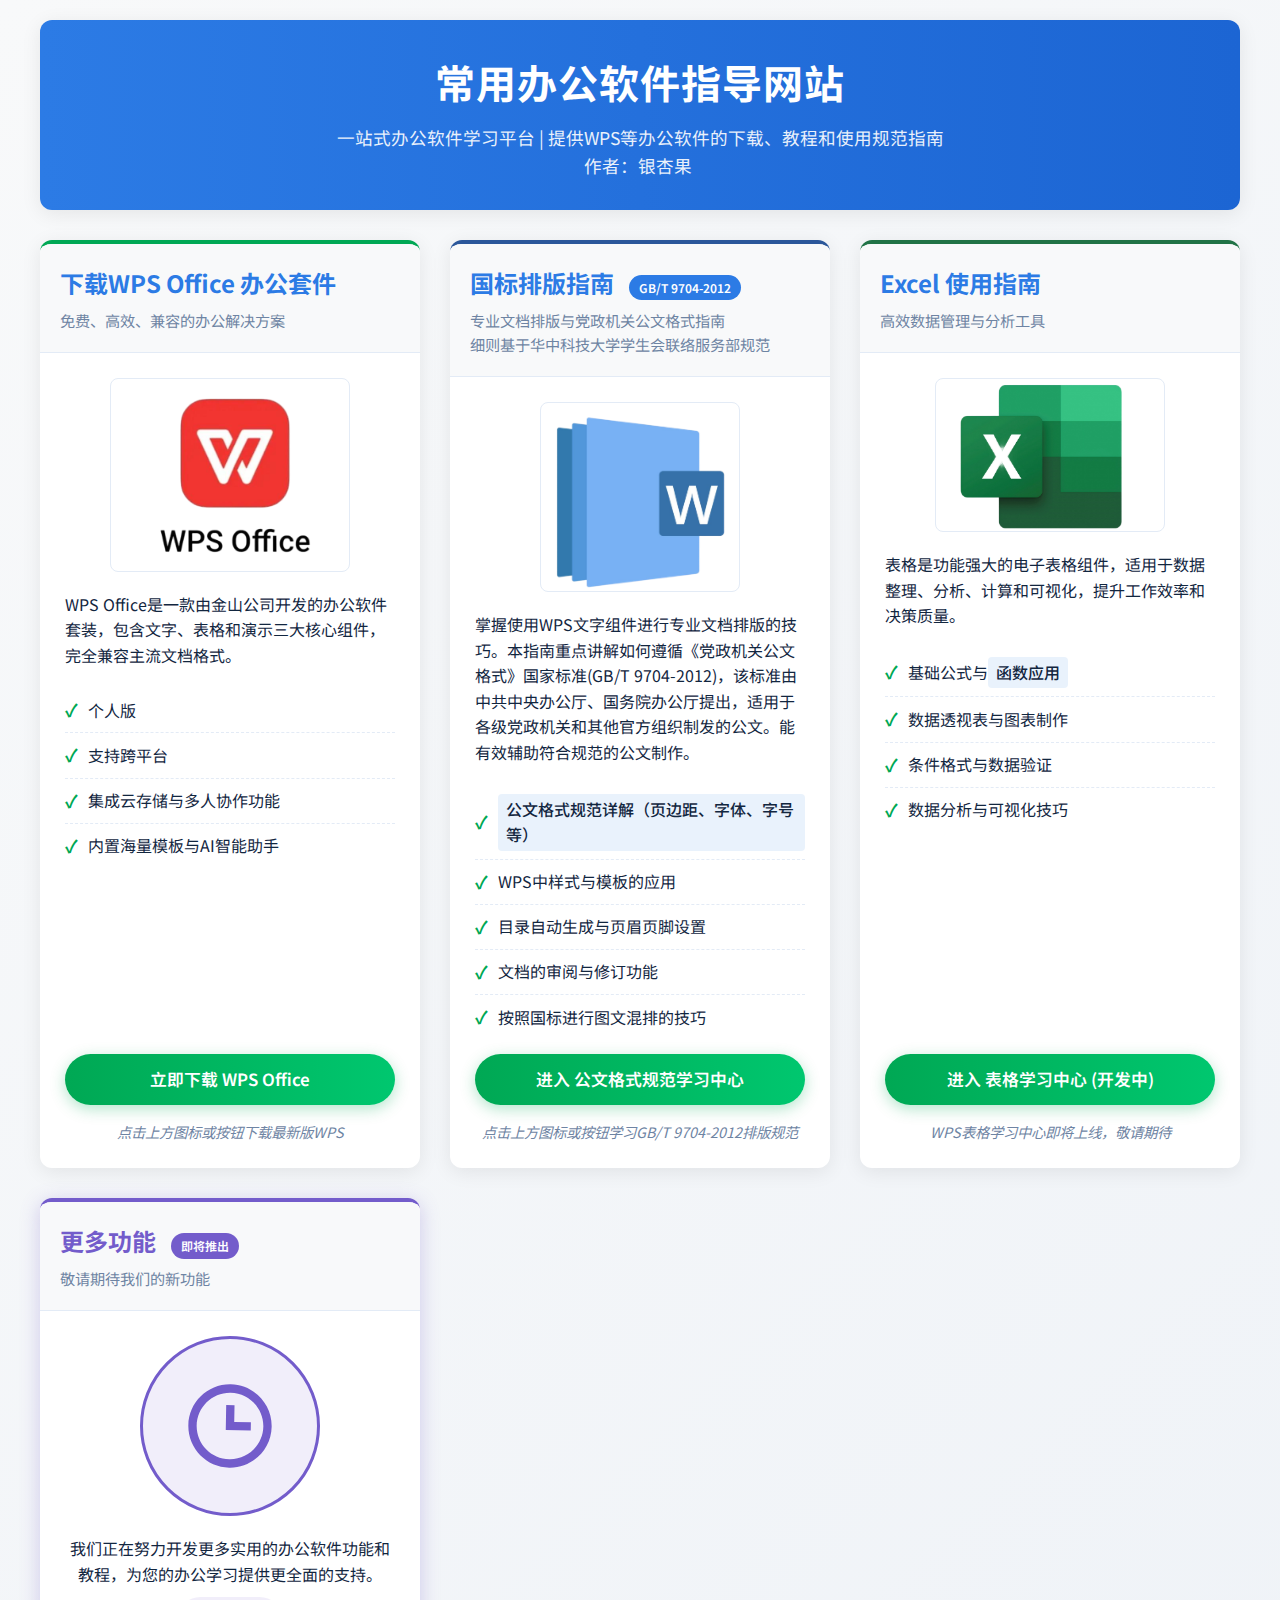
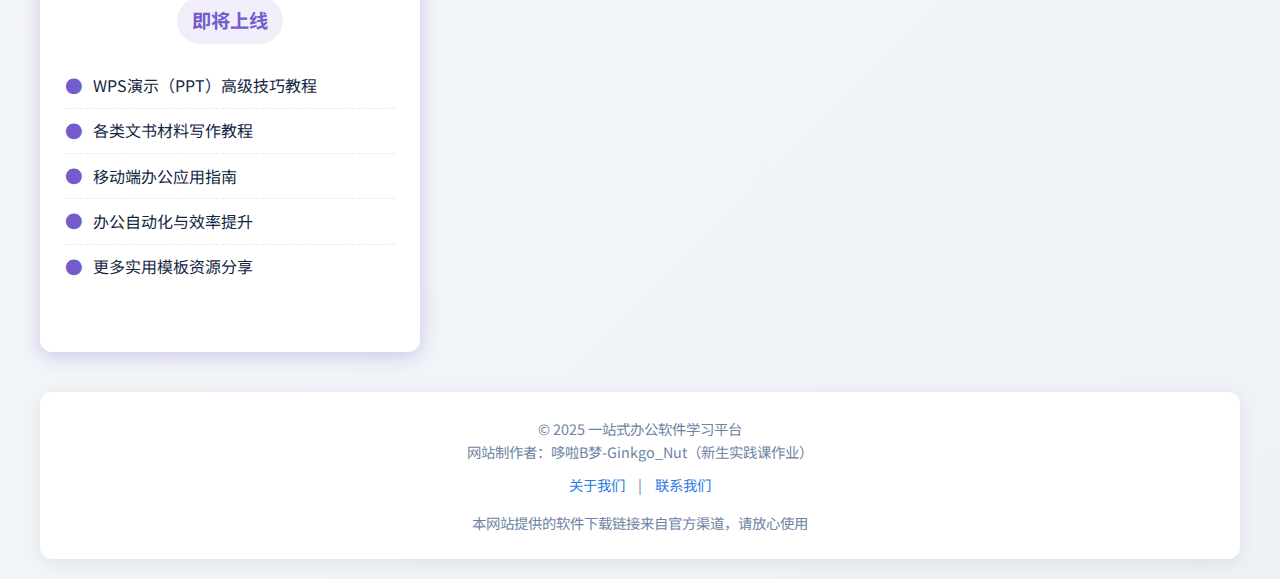
<file: index.html>
<!doctype html>
<html lang="zh-CN">
<head>
<meta charset="utf-8">
<meta name="viewport" content="width=device-width, initial-scale=1.0">
<title>常用办公软件指导 - 一站式学习平台</title>
<link rel="preconnect" href="https://fonts.googleapis.com">
<link rel="preconnect" href="https://fonts.gstatic.com" crossorigin>
<link href="https://fonts.googleapis.com/css2?family=Noto+Sans+SC:wght@300;400;500;700&display=swap" rel="stylesheet">
<style>
  :root {
    --primary-color: #2c7be5;
    --secondary-color: #6e84a3;
    --accent-color: #00a854;
    --coming-soon-color: #735ccb; /* 新增：敬请期待卡片主题色 */
    --light-bg: #f8f9fa;
    --card-bg: #ffffff;
    --text-primary: #12263f;
    --text-secondary: #6e84a3;
    --border-color: #e3ebf6;
    --shadow: 0 4px 20px rgba(0, 0, 0, 0.08);
    --shadow-hover: 0 8px 30px rgba(0, 0, 0, 0.12);
    --border-radius: 12px;
    --transition: all 0.3s ease;
  }

  * {
    margin: 0;
    padding: 0;
    box-sizing: border-box;
  }

  body {
    font-family: 'Noto Sans SC', sans-serif;
    line-height: 1.6;
    color: var(--text-primary);
    background: linear-gradient(135deg, #f8f9fa 0%, #eef2f7 100%);
    min-height: 100vh;
    padding: 20px;
  }

  .container {
    max-width: 1200px;
    margin: 0 auto;
  }

  .header {
    text-align: center;
    padding: 30px 20px;
    margin-bottom: 30px;
    background: linear-gradient(90deg, var(--primary-color) 0%, #1c65d3 100%);
    border-radius: var(--border-radius);
    color: white;
    box-shadow: var(--shadow);
  }

  .header h1 {
    font-size: 2.5rem;
    font-weight: 700;
    margin-bottom: 10px;
    letter-spacing: 1px;
  }

  .header p {
    font-size: 1.1rem;
    opacity: 0.9;
    max-width: 700px;
    margin: 0 auto;
  }

  .main-content {
    display: grid;
    grid-template-columns: repeat(auto-fit, minmax(350px, 1fr));
    gap: 30px;
    margin-bottom: 40px;
  }

  .card {
    background-color: var(--card-bg);
    border-radius: var(--border-radius);
    overflow: hidden;
    box-shadow: var(--shadow);
    transition: var(--transition);
    height: 100%;
    display: flex;
    flex-direction: column;
  }

  .card:hover {
    transform: translateY(-8px);
    box-shadow: var(--shadow-hover);
  }

  .card-header {
    padding: 20px;
    background-color: var(--light-bg);
    border-bottom: 1px solid var(--border-color);
  }

  .card-title {
    font-size: 1.5rem;
    font-weight: 700;
    color: var(--primary-color);
    margin-bottom: 5px;
  }

  .card-subtitle {
    font-size: 0.95rem;
    color: var(--text-secondary);
  }

  .card-body {
    padding: 25px;
    flex-grow: 1;
    display: flex;
    flex-direction: column;
  }

  .card-content {
    flex-grow: 1;
  }

  .software-image {
    display: block;
    max-width: 100%;
    height: auto;
    border-radius: 8px;
    margin: 0 auto 20px;
    transition: var(--transition);
    border: 1px solid var(--border-color);
  }

  .software-image:hover {
    transform: scale(1.02);
  }

  /* 新增：敬请期待图片样式 */
  .coming-soon-img {
    width: 180px;
    height: 180px;
    background-color: rgba(115, 92, 203, 0.1);
    border-radius: 50%;
    display: flex;
    align-items: center;
    justify-content: center;
    margin: 0 auto 20px;
    border: 3px solid var(--coming-soon-color);
    padding: 20px;
  }

  .coming-soon-img svg {
    width: 100px;
    height: 100px;
    color: var(--coming-soon-color);
  }

  .download-btn {
    display: inline-block;
    background: linear-gradient(to right, var(--accent-color), #00c76f);
    color: white;
    padding: 12px 28px;
    border-radius: 50px;
    text-decoration: none;
    font-weight: 600;
    font-size: 1.05rem;
    text-align: center;
    transition: var(--transition);
    box-shadow: 0 4px 15px rgba(0, 168, 84, 0.3);
    margin-top: 15px;
    border: none;
    cursor: pointer;
    width: 100%;
  }

  .download-btn:hover {
    background: linear-gradient(to right, #00c76f, var(--accent-color));
    transform: translateY(-2px);
    box-shadow: 0 6px 20px rgba(0, 168, 84, 0.4);
  }

  /* 新增：敬请期待按钮样式 */
  .coming-soon-btn {
    background: linear-gradient(to right, var(--coming-soon-color), #8a77d8);
    box-shadow: 0 4px 15px rgba(115, 92, 203, 0.3);
  }

  .coming-soon-btn:hover {
    background: linear-gradient(to right, #8a77d8, var(--coming-soon-color));
    box-shadow: 0 6px 20px rgba(115, 92, 203, 0.4);
  }

  .feature-list {
    list-style-type: none;
    margin-top: 20px;
  }

  .feature-list li {
    padding: 8px 0;
    border-bottom: 1px dashed var(--border-color);
    display: flex;
    align-items: center;
  }

  .feature-list li:last-child {
    border-bottom: none;
  }

  .feature-list li::before {
    content: "✓";
    color: var(--accent-color);
    font-weight: bold;
    margin-right: 10px;
    font-size: 1.1rem;
  }

  /* 新增：敬请期待列表项样式 */
  .coming-soon-feature-list li::before {
    content: "●";
    color: var(--coming-soon-color);
  }

  .badge {
    display: inline-block;
    background-color: var(--primary-color);
    color: white;
    font-size: 0.75rem;
    padding: 3px 10px;
    border-radius: 50px;
    margin-left: 10px;
    font-weight: 600;
  }

  /* 新增：敬请期待徽章样式 */
  .coming-soon-badge {
    background-color: var(--coming-soon-color);
  }

  .footer {
    text-align: center;
    padding: 25px;
    color: var(--text-secondary);
    font-size: 0.9rem;
    background-color: var(--card-bg);
    border-radius: var(--border-radius);
    box-shadow: var(--shadow);
    margin-top: 20px;
  }

  .footer-links {
    margin-top: 10px;
  }

  .footer-links a {
    color: var(--primary-color);
    text-decoration: none;
    margin: 0 10px;
    transition: var(--transition);
  }

  .footer-links a:hover {
    text-decoration: underline;
    color: var(--accent-color);
  }

  @media (max-width: 768px) {
    .header h1 {
      font-size: 2rem;
    }
    
    .main-content {
      grid-template-columns: 1fr;
    }
    
    .card-header {
      padding: 15px;
    }
    
    .card-body {
      padding: 20px;
    }
  }

  @media (max-width: 480px) {
    body {
      padding: 10px;
    }
    
    .header {
      padding: 20px 15px;
    }
    
    .header h1 {
      font-size: 1.8rem;
    }
    
    .card-title {
      font-size: 1.3rem;
    }
    
    .coming-soon-img {
      width: 150px;
      height: 150px;
    }
    
    .coming-soon-img svg {
      width: 80px;
      height: 80px;
    }
  }

  /* 特色部分样式 */
  .highlight {
    background-color: rgba(44, 123, 229, 0.1);
    padding: 3px 8px;
    border-radius: 4px;
    font-weight: 500;
  }

  .wps-feature {
    border-top: 4px solid var(--accent-color);
  }

  .word-feature {
    border-top: 4px solid #2b579a;
  }

  .excel-feature {
    border-top: 4px solid #217346;
  }

  /* 新增：敬请期待卡片样式 */
  .coming-soon-feature {
    border-top: 4px solid var(--coming-soon-color);
  }

  .coming-soon-title {
    color: var(--coming-soon-color);
  }

  .instruction {
    font-size: 0.9rem;
    color: var(--text-secondary);
    text-align: center;
    margin-top: 15px;
    font-style: italic;
  }

  /* 新增：敬请期待内容样式 */
  .coming-soon-content {
    text-align: center;
    margin-bottom: 20px;
  }

  .coming-soon-countdown {
    font-size: 1.2rem;
    font-weight: 700;
    color: var(--coming-soon-color);
    margin-top: 10px;
    padding: 8px 15px;
    background-color: rgba(115, 92, 203, 0.1);
    border-radius: 50px;
    display: inline-block;
  }
</style>
</head>

<body>
  <div class="container">
    <header class="header">
      <h1>常用办公软件指导网站</h1>
      <p>一站式办公软件学习平台 | 提供WPS等办公软件的下载、教程和使用规范指南</p>
      <p>作者：银杏果&nbsp;</p>
    </header>

    <main class="main-content">
      <!-- WPS卡片（精简版） -->
      <div class="card wps-feature">
        <div class="card-header">
          <h2 class="card-title">下载WPS Office 办公套件</h2>
          <p class="card-subtitle">免费、高效、兼容的办公解决方案</p>
        </div>
        <div class="card-body">
          <div class="card-content">
            <a href="https://www4.aldeee.com/down/asdees/764664?type=manager&title=WPS%20Office" target="_blank">
              <img src="WPS.png" alt="WPS Office" width="240" height="230" class="software-image">
            </a>
            <p>WPS Office是一款由金山公司开发的办公软件套装，包含文字、表格和演示三大核心组件，完全兼容主流文档格式。</p>
            
            <ul class="feature-list">
              <li>个人版</li>
              <li>支持跨平台</li>
              <li>集成云存储与多人协作功能</li>
              <li>内置海量模板与AI智能助手</li>
            </ul>
          </div>
          <a href="https://www4.aldeee.com/down/asdees/764664?type=manager&title=WPS%20Office" class="download-btn" target="_blank">
            立即下载 WPS Office
          </a>
          <p class="instruction">点击上方图标或按钮下载最新版WPS</p>
        </div>
      </div>

      <!-- WPS 文字 (Writer) 卡片（原Word卡片） -->
      <div class="card word-feature">
        <div class="card-header">
          <h2 class="card-title">国标排版指南 <span class="badge">GB/T 9704-2012</span></h2>
          <p class="card-subtitle">专业文档排版与党政机关公文格式指南</p>
          <p class="card-subtitle">细则基于华中科技大学学生会联络服务部规范</p>
        </div>
        <div class="card-body">
          <div class="card-content">
            <a href="word.html">
              <!-- 注意：此处图片链接未在搜索结果中找到WPS Writer专用图，暂保留原图或可替换为通用图标 -->
              <img src="word - 副本.png" alt="WPS 文字处理" width="200" height="200" class="software-image">
            </a>
            <p>掌握使用WPS文字组件进行专业文档排版的技巧。本指南重点讲解如何遵循《党政机关公文格式》国家标准(GB/T 9704-2012)，该标准由中共中央办公厅、国务院办公厅提出，适用于各级党政机关和其他官方组织制发的公文。能有效辅助符合规范的公文制作。</p>
            
            <ul class="feature-list">
              <li><span class="highlight">公文格式规范详解（页边距、字体、字号等）</span></li>
              <li>WPS中样式与模板的应用</li>
              <li>目录自动生成与页眉页脚设置</li>
              <li>文档的审阅与修订功能</li>
              <li>按照国标进行图文混排的技巧</li>
            </ul>
          </div>
          <!-- 核心修改：页面链接保持不变，仍指向word.html -->
          <a href="word.html" class="download-btn">
            进入 公文格式规范学习中心
          </a>
          <p class="instruction">点击上方图标或按钮学习GB/T 9704-2012排版规范</p>
        </div>
      </div>

      <!-- Excel卡片（保持不变） -->
      <div class="card excel-feature">
        <div class="card-header">
          <h2 class="card-title">Excel 使用指南</h2>
          <p class="card-subtitle">高效数据管理与分析工具</p>
        </div>
        <div class="card-body">
          <div class="card-content">
            <a href="#">
              <img src="excel(1).png" alt="WPS 表格" width="230" height="230" class="software-image">
            </a>
            <p>表格是功能强大的电子表格组件，适用于数据整理、分析、计算和可视化，提升工作效率和决策质量。</p>
            
            <ul class="feature-list">
              <li>基础公式与<span class="highlight">函数应用</span></li>
              <li>数据透视表与图表制作</li>
              <li>条件格式与数据验证</li>
              <li>数据分析与可视化技巧</li>
            </ul>
          </div>
          <a href="#" class="download-btn">
            进入 表格学习中心 (开发中)
          </a>
          <p class="instruction">WPS表格学习中心即将上线，敬请期待</p>
        </div>
      </div>

      <!-- 新增：敬请期待卡片 -->
      <div class="card coming-soon-feature">
        <div class="card-header">
          <h2 class="card-title coming-soon-title">更多功能 <span class="badge coming-soon-badge">即将推出</span></h2>
          <p class="card-subtitle">敬请期待我们的新功能</p>
        </div>
        <div class="card-body">
          <div class="card-content">
            <div class="coming-soon-img">
              <!-- 时钟图标SVG -->
              <svg xmlns="http://www.w3.org/2000/svg" viewBox="0 0 24 24" fill="currentColor">
                <path d="M12 2C6.486 2 2 6.486 2 12s4.486 10 10 10 10-4.486 10-10S17.514 2 12 2zm0 18c-4.411 0-8-3.589-8-8s3.589-8 8-8 8 3.589 8 8-3.589 8-8 8z"></path>
                <path d="M13 7h-2v6h6v-2h-4z"></path>
              </svg>
            </div>
            
            <div class="coming-soon-content">
              <p>我们正在努力开发更多实用的办公软件功能和教程，为您的办公学习提供更全面的支持。</p>
              
              <div class="coming-soon-countdown">即将上线</div>
            </div>
            
            <ul class="feature-list coming-soon-feature-list">
              <li>WPS演示（PPT）高级技巧教程</li>
              <li>各类文书材料写作教程&nbsp;</li>
              <li>移动端办公应用指南</li>
              <li>办公自动化与效率提升</li>
              <li>更多实用模板资源分享</li>
            </ul>
          </div>

          <p class="instruction">&nbsp;</p>
        </div>
      </div>
    </main>

    <footer class="footer">
      <p>© 2025 一站式办公软件学习平台</p>
      <p>网站制作者：哆啦B梦-Ginkgo_Nut（新生实践课作业）</p>
      <div class="footer-links">
        <a href="关于我们.html">关于我们</a> | 
        <a href="联系我们.html">联系我们</a> 
      </div>
      <p style="margin-top: 15px;">本网站提供的软件下载链接来自官方渠道，请放心使用</p>
    </footer>
  </div>
  <script>
    // 添加简单的交互效果
    document.addEventListener('DOMContentLoaded', function() {
      // 为下载按钮添加点击反馈
      const downloadButtons = document.querySelectorAll('.download-btn');
      downloadButtons.forEach(button => {
        button.addEventListener('click', function(e) {
          // 如果按钮链接是"#"，则阻止跳转并显示提示
          if (this.getAttribute('href') === '#') {
            e.preventDefault();
            const originalText = this.textContent;
            
            // 特别处理敬请期待卡片的按钮
            if (this.id === 'comingSoonBtn') {
              this.textContent = '已订阅！我们会通过邮件通知您';
              this.style.background = 'linear-gradient(to right, #28a745, #20c997)';
              
              setTimeout(() => {
                this.textContent = originalText;
                this.style.background = 'linear-gradient(to right, var(--coming-soon-color), #8a77d8)';
              }, 3000);
            } else {
              this.textContent = '功能开发中，敬请期待！';
              this.style.background = 'linear-gradient(to right, #6e84a3, #95a5c6)';
              
              setTimeout(() => {
                this.textContent = originalText;
                this.style.background = 'linear-gradient(to right, var(--accent-color), #00c76f)';
              }, 2000);
            }
          }
        });
      });

      // 为卡片添加点击效果
      const cards = document.querySelectorAll('.card');
      cards.forEach(card => {
        card.addEventListener('click', function(e) {
          // 如果不是点击在链接上，则添加轻微效果
          if (!e.target.closest('a')) {
            this.style.transform = 'scale(0.99)';
            setTimeout(() => {
              this.style.transform = '';
            }, 200);
          }
        });
      });

      // 页面加载动画
      const cardsAndHeader = document.querySelectorAll('.card, .header');
      cardsAndHeader.forEach(el => {
        el.style.opacity = '0';
        el.style.transform = 'translateY(20px)';
      });

      let delay = 0;
      cardsAndHeader.forEach(el => {
        setTimeout(() => {
          el.style.transition = 'opacity 0.5s ease, transform 0.5s ease';
          el.style.opacity = '1';
          el.style.transform = 'translateY(0)';
        }, delay);
        delay += 150;
      });

      // 为敬请期待卡片添加特殊效果
      const comingSoonCard = document.querySelector('.coming-soon-feature');
      const comingSoonImg = document.querySelector('.coming-soon-img svg');
      
      if (comingSoonCard) {
        // 添加脉冲动画效果
        setInterval(() => {
          comingSoonCard.style.boxShadow = '0 4px 20px rgba(115, 92, 203, 0.3)';
          setTimeout(() => {
            comingSoonCard.style.boxShadow = 'var(--shadow)';
          }, 1000);
        }, 3000);
      }
      
      if (comingSoonImg) {
        // 时钟指针动画
        let rotation = 0;
        setInterval(() => {
          rotation = (rotation + 1) % 360;
          comingSoonImg.style.transform = `rotate(${rotation}deg)`;
          comingSoonImg.style.transition = 'transform 0.5s ease';
        }, 2000);
      }
    });
  </script>
</body>
</html>
</file>
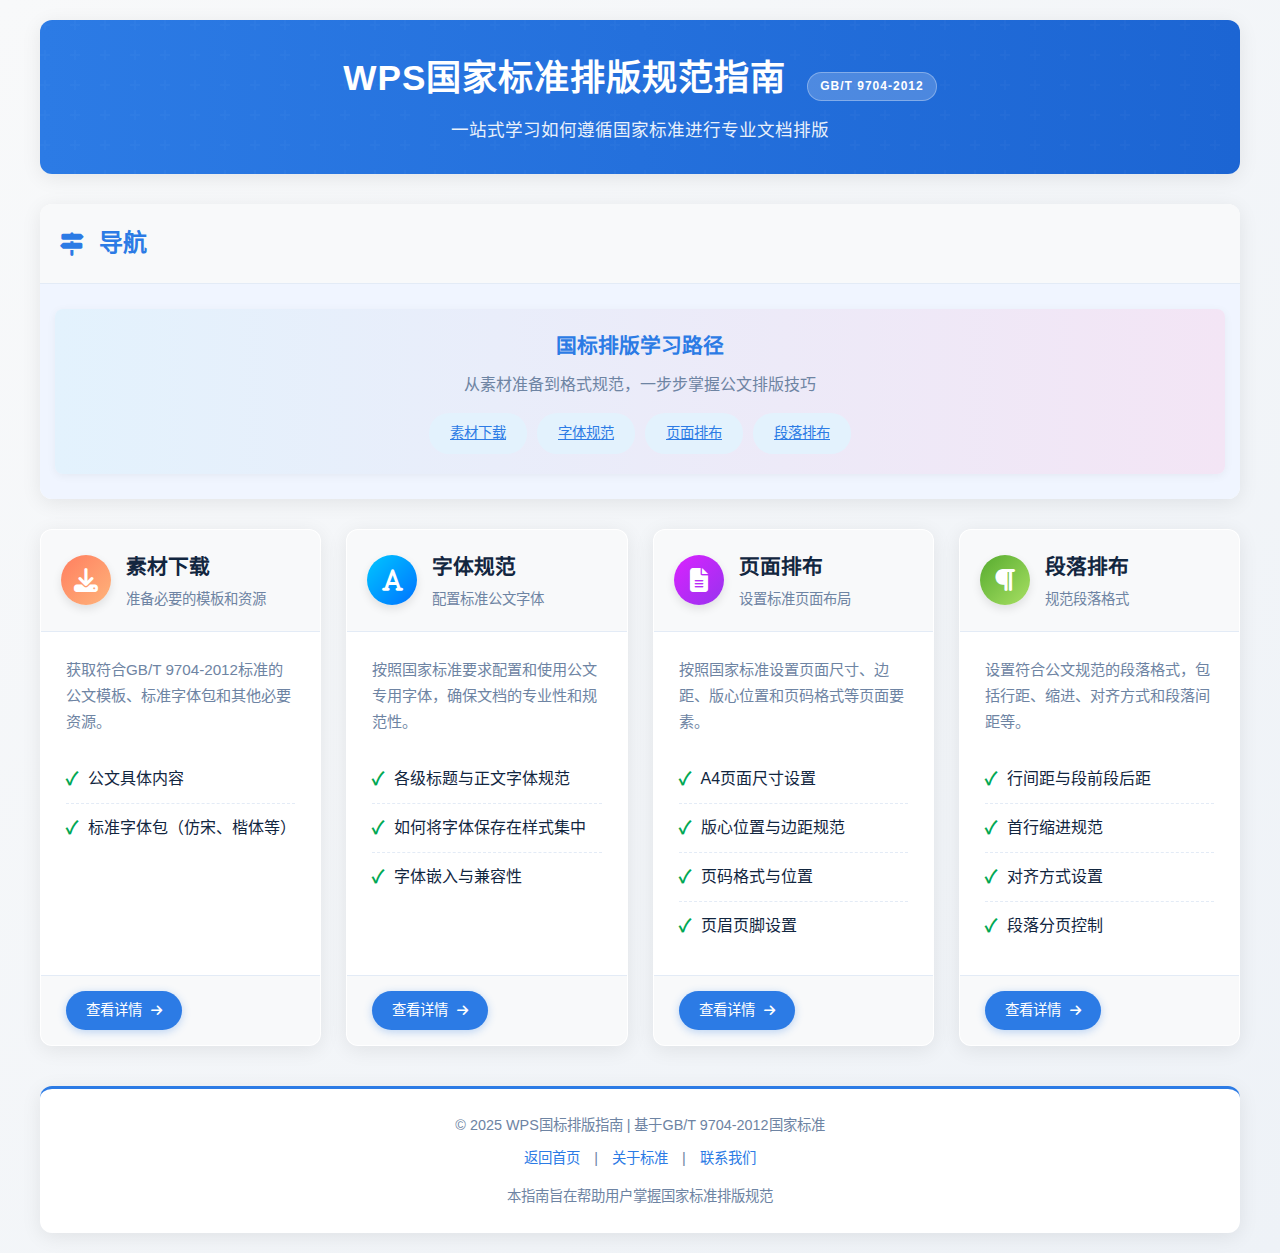
<file: word.html>
<!DOCTYPE html>
<html lang="zh-CN">
<head>
    <meta charset="UTF-8">
    <meta name="viewport" content="width=device-width, initial-scale=1.0">
    <title>WPS公文排版指南 - GB/T 9704-2012</title>
    <link rel="stylesheet" href="https://cdnjs.cloudflare.com/ajax/libs/font-awesome/6.4.0/css/all.min.css">
    <style>
        :root {
            --primary-color: #2c7be5;
            --secondary-color: #6e84a3;
            --accent-color: #00a854;
            --light-bg: #f8f9fa;
            --card-bg: #ffffff;
            --text-primary: #12263f;
            --text-secondary: #6e84a3;
            --border-color: #e3ebf6;
            --shadow: 0 4px 20px rgba(0, 0, 0, 0.08);
            --shadow-hover: 0 8px 30px rgba(0, 0, 0, 0.12);
            --border-radius: 12px;
            --transition: all 0.3s ease;
        }

        * {
            margin: 0;
            padding: 0;
            box-sizing: border-box;
        }

        body {
            font-family: 'Segoe UI', 'Microsoft YaHei', sans-serif;
            line-height: 1.6;
            color: var(--text-primary);
            background: linear-gradient(135deg, #f8f9fa 0%, #eef2f7 100%);
            min-height: 100vh;
            padding: 20px;
        }

        .container {
            max-width: 1200px;
            margin: 0 auto;
        }

        .header {
            text-align: center;
            padding: 30px 20px;
            margin-bottom: 30px;
            background: linear-gradient(90deg, var(--primary-color) 0%, #1c65d3 100%);
            border-radius: var(--border-radius);
            color: white;
            box-shadow: var(--shadow);
            position: relative;
            overflow: hidden;
        }

        /* 头部装饰效果 */
        .header::before {
            content: '';
            position: absolute;
            top: 0;
            left: 0;
            width: 100%;
            height: 100%;
            background: url("data:image/svg+xml,%3Csvg width='60' height='60' viewBox='0 0 60 60' xmlns='http://www.w3.org/2000/svg'%3E%3Cg fill='none' fill-rule='evenodd'%3E%3Cg fill='%23ffffff' fill-opacity='0.1'%3E%3Cpath d='M36 34v-4h-2v4h-4v2h4v4h2v-4h4v-2h-4zm0-30V0h-2v4h-4v2h4v4h2V6h4V4h-4zM6 34v-4H4v4H0v2h4v4h2v-4h4v-2H6zM6 4V0H4v4H0v2h4v4h2V6h4V4H6z'/%3E%3C/g%3E%3C/g%3E%3C/svg%3E");
            opacity: 0.2;
        }

        .header h1 {
            font-size: 2.2rem;
            font-weight: 700;
            margin-bottom: 10px;
            letter-spacing: 1px;
            position: relative;
            z-index: 1;
        }

        .header p {
            font-size: 1.1rem;
            opacity: 0.9;
            max-width: 700px;
            margin: 0 auto;
            position: relative;
            z-index: 1;
        }

        .nav-section {
            background-color: var(--card-bg);
            border-radius: var(--border-radius);
            overflow: hidden;
            box-shadow: var(--shadow);
            margin-bottom: 30px;
        }

        .nav-header {
            padding: 20px;
            background-color: var(--light-bg);
            border-bottom: 1px solid var(--border-color);
            display: flex;
            align-items: center;
            gap: 15px;
        }

        .nav-header h2 {
            font-size: 1.5rem;
            font-weight: 700;
            color: var(--primary-color);
        }

        .nav-icon {
            color: var(--primary-color);
            font-size: 1.5rem;
        }

        .nav-banner {
            width: 100%;
            height: auto;
            display: block;
            background-color: #f0f5ff;
            padding: 15px;
            text-align: center;
        }

        .nav-banner .path-container {
            padding: 20px;
            background: linear-gradient(90deg, #e3f2fd, #f3e5f5);
            border-radius: 8px;
            box-shadow: 0 2px 10px rgba(0,0,0,0.05);
            margin: 10px 0;
        }

        .nav-banner h3 {
            color: #2c7be5;
            margin-bottom: 10px;
            font-size: 1.3rem;
        }

        .nav-banner p {
            color: #6e84a3;
            margin-bottom: 15px;
        }

        .path-tags {
            display: flex;
            justify-content: center;
            margin-top: 15px;
            gap: 10px;
            flex-wrap: wrap;
        }

        .path-tag {
            background: #e3f2fd;
            padding: 8px 20px;
            border-radius: 20px;
            font-size: 0.9rem;
            color: var(--primary-color);
            font-weight: 500;
            cursor: pointer;
            transition: var(--transition);
            border: 1px solid transparent;
        }

        .path-tag:hover {
            background: var(--primary-color);
            color: white;
            transform: translateY(-2px);
        }

        .guide-container {
            display: grid;
            grid-template-columns: repeat(auto-fit, minmax(280px, 1fr));
            gap: 25px;
            margin-bottom: 40px;
        }

        .guide-card {
            background-color: var(--card-bg);
            border-radius: var(--border-radius);
            overflow: hidden;
            box-shadow: var(--shadow);
            transition: var(--transition);
            height: 100%;
            display: flex;
            flex-direction: column;
            cursor: pointer;
            position: relative;
            border: 1px solid transparent;
        }

        .guide-card:hover {
            transform: translateY(-8px);
            box-shadow: var(--shadow-hover);
            border-color: var(--primary-color);
        }

        /* 卡片角标装饰 */
        .guide-card::after {
            content: '';
            position: absolute;
            top: 0;
            right: 0;
            width: 0;
            height: 0;
            border-style: solid;
            border-width: 0 40px 40px 0;
            border-color: transparent rgba(44,123,229,0.1) transparent transparent;
            opacity: 0;
            transition: opacity 0.3s ease;
        }

        .guide-card:hover::after {
            opacity: 1;
        }

        .card-header {
            padding: 20px;
            background-color: var(--light-bg);
            border-bottom: 1px solid var(--border-color);
            display: flex;
            align-items: center;
            gap: 15px;
        }

        .card-icon {
            width: 50px;
            height: 50px;
            border-radius: 50%;
            display: flex;
            align-items: center;
            justify-content: center;
            font-size: 1.5rem;
            color: white;
            box-shadow: 0 4px 10px rgba(0,0,0,0.1);
            transition: transform 0.3s ease;
        }

        .guide-card:hover .card-icon {
            transform: rotate(10deg) scale(1.1);
        }

        .icon-download { background: linear-gradient(135deg, #ff7e5f, #feb47b); }
        .icon-font { background: linear-gradient(135deg, #00c6ff, #0072ff); }
        .icon-page { background: linear-gradient(135deg, #da22ff, #9733ee); }
        .icon-paragraph { background: linear-gradient(135deg, #56ab2f, #a8e063); }
        .icon-text { background: linear-gradient(135deg, #ff5e62, #ff9966); }

        .card-title {
            font-size: 1.3rem;
            font-weight: 700;
            color: var(--text-primary);
            margin-bottom: 5px;
        }

        .card-body {
            padding: 25px;
            flex-grow: 1;
        }

        .card-description {
            color: var(--text-secondary);
            margin-bottom: 20px;
            font-size: 0.95rem;
            line-height: 1.7;
        }

        .feature-list {
            list-style-type: none;
        }

        .feature-list li {
            padding: 10px 0;
            border-bottom: 1px dashed var(--border-color);
            display: flex;
            align-items: center;
            transition: padding-left 0.2s ease;
        }

        .feature-list li:last-child {
            border-bottom: none;
        }

        .feature-list li:hover {
            padding-left: 5px;
        }

        .feature-list li::before {
            content: "✓";
            color: var(--accent-color);
            font-weight: bold;
            margin-right: 10px;
            font-size: 1.1rem;
        }

        /* 卡片底部按钮 */
        .card-footer {
            padding: 15px 25px;
            border-top: 1px solid var(--border-color);
            background-color: var(--light-bg);
            margin-top: auto;
        }

        .btn-link {
            display: inline-block;
            padding: 8px 20px;
            background-color: var(--primary-color);
            color: white;
            text-decoration: none;
            border-radius: 25px;
            font-weight: 500;
            font-size: 0.9rem;
            transition: var(--transition);
            box-shadow: 0 2px 8px rgba(44,123,229,0.3);
        }

        .btn-link:hover {
            background-color: #1a68d1;
            transform: translateY(-2px);
            box-shadow: 0 4px 12px rgba(44,123,229,0.4);
        }

        .btn-link i {
            margin-left: 5px;
            font-size: 0.8rem;
        }

        .footer {
            text-align: center;
            padding: 25px;
            color: var(--text-secondary);
            font-size: 0.9rem;
            background-color: var(--card-bg);
            border-radius: var(--border-radius);
            box-shadow: var(--shadow);
            margin-top: 20px;
            border-top: 3px solid var(--primary-color);
        }

        .footer-links {
            margin-top: 10px;
        }

        .footer-links a {
            color: var(--primary-color);
            text-decoration: none;
            margin: 0 10px;
            transition: var(--transition);
            position: relative;
        }

        .footer-links a::after {
            content: '';
            position: absolute;
            bottom: -2px;
            left: 0;
            width: 0;
            height: 2px;
            background-color: var(--accent-color);
            transition: width 0.3s ease;
        }

        .footer-links a:hover {
            color: var(--accent-color);
        }

        .footer-links a:hover::after {
            width: 100%;
        }

        .badge {
            display: inline-block;
            background-color: rgba(255,255,255,0.2);
            color: white;
            font-size: 0.75rem;
            padding: 4px 12px;
            border-radius: 50px;
            margin-left: 10px;
            font-weight: 600;
            border: 1px solid rgba(255,255,255,0.3);
        }

        /* 滚动条美化 */
        ::-webkit-scrollbar {
            width: 8px;
            height: 8px;
        }

        ::-webkit-scrollbar-track {
            background: var(--light-bg);
            border-radius: 4px;
        }

        ::-webkit-scrollbar-thumb {
            background: var(--secondary-color);
            border-radius: 4px;
        }

        ::-webkit-scrollbar-thumb:hover {
            background: var(--primary-color);
        }

        @media (max-width: 768px) {
            .header h1 {
                font-size: 1.8rem;
            }
            
            .guide-container {
                grid-template-columns: 1fr;
            }
            
            .card-header {
                padding: 15px;
            }
            
            .card-body {
                padding: 20px;
            }

            .path-tags {
                justify-content: flex-start;
                padding: 0 10px;
            }
        }

        @media (max-width: 480px) {
            body {
                padding: 10px;
            }
            
            .header {
                padding: 20px 15px;
            }
            
            .header h1 {
                font-size: 1.6rem;
            }
            
            .card-title {
                font-size: 1.2rem;
            }

            .card-icon {
                width: 40px;
                height: 40px;
                font-size: 1.2rem;
            }
        }
    </style>
</head>
<body>
    <div class="container">
        <header class="header">
            <h1>WPS国家标准排版规范指南 <span class="badge">GB/T 9704-2012</span></h1>
            <p>一站式学习如何遵循国家标准进行专业文档排版</p>
        </header>

        <div class="nav-section">
            <div class="nav-header">
                <i class="fas fa-map-signs nav-icon"></i>
                <h2>导航</h2>
            </div>
            <div class="nav-banner">
                <div class="path-container">
                    <h3>国标排版学习路径</h3>
                    <p>从素材准备到格式规范，一步步掌握公文排版技巧</p>
                    <div class="path-tags">
                        <a href="素材下载.html" class="path-tag">素材下载</a>
                        <a href="字体规范.html" class="path-tag">字体规范</a>
                        <a href="页面排布.html" class="path-tag">页面排布</a>
                        <a href="段落排布.html" class="path-tag">段落排布</a>
                    </div>
                </div>
            </div>
        </div>

        <div class="guide-container">
            <!-- 素材下载卡片 -->
            <div class="guide-card" onclick="window.location.href='素材下载.html'">
                <div class="card-header">
                    <div class="card-icon icon-download">
                        <i class="fas fa-download"></i>
                    </div>
                    <div>
                        <h3 class="card-title">素材下载</h3>
                        <p style="color: var(--text-secondary); font-size: 0.9rem;">准备必要的模板和资源</p>
                    </div>
                </div>
                <div class="card-body">
                    <p class="card-description">获取符合GB/T 9704-2012标准的公文模板、标准字体包和其他必要资源。</p>
                    <ul class="feature-list">
                        <li>公文具体内容</li>
                        <li>标准字体包（仿宋、楷体等）</li>
                    </ul>
                </div>
                <div class="card-footer">
                    <a href="素材下载.html" class="btn-link">
                        查看详情 <i class="fas fa-arrow-right"></i>
                    </a>
                </div>
            </div>

            <!-- 字体安装卡片 -->
            <div class="guide-card" onclick="window.location.href='字体规范.html'">
                <div class="card-header">
                    <div class="card-icon icon-font">
                        <i class="fas fa-font"></i>
                    </div>
                    <div>
                        <h3 class="card-title">字体规范</h3>
                        <p style="color: var(--text-secondary); font-size: 0.9rem;">配置标准公文字体</p>
                    </div>
                </div>
                <div class="card-body">
                    <p class="card-description">按照国家标准要求配置和使用公文专用字体，确保文档的专业性和规范性。</p>
                    <ul class="feature-list">
                        <li>各级标题与正文字体规范</li>
                        <li>如何将字体保存在样式集中</li>
                        <li>字体嵌入与兼容性</li>
                    </ul>
                </div>
                <div class="card-footer">
                    <a href="字体规范.html" class="btn-link">
                        查看详情 <i class="fas fa-arrow-right"></i>
                    </a>
                </div>
            </div>

            <!-- 页面排布卡片 -->
            <div class="guide-card" onclick="window.location.href='页面排布.html'">
                <div class="card-header">
                    <div class="card-icon icon-page">
                        <i class="fas fa-file-alt"></i>
                    </div>
                    <div>
                        <h3 class="card-title">页面排布</h3>
                        <p style="color: var(--text-secondary); font-size: 0.9rem;">设置标准页面布局</p>
                    </div>
                </div>
                <div class="card-body">
                    <p class="card-description">按照国家标准设置页面尺寸、边距、版心位置和页码格式等页面要素。</p>
                    <ul class="feature-list">
                        <li>A4页面尺寸设置</li>
                        <li>版心位置与边距规范</li>
                        <li>页码格式与位置</li>
                        <li>页眉页脚设置</li>
                    </ul>
                </div>
                <div class="card-footer">
                    <a href="页面排布.html" class="btn-link">
                        查看详情 <i class="fas fa-arrow-right"></i>
                    </a>
                </div>
            </div>

            <!-- 段落排布卡片 -->
            <div class="guide-card" onclick="window.location.href='段落排布.html'">
                <div class="card-header">
                    <div class="card-icon icon-paragraph">
                        <i class="fas fa-paragraph"></i>
                    </div>
                    <div>
                        <h3 class="card-title">段落排布</h3>
                        <p style="color: var(--text-secondary); font-size: 0.9rem;">规范段落格式</p>
                    </div>
                </div>
                <div class="card-body">
                    <p class="card-description">设置符合公文规范的段落格式，包括行距、缩进、对齐方式和段落间距等。</p>
                    <ul class="feature-list">
                        <li>行间距与段前段后距</li>
                        <li>首行缩进规范</li>
                        <li>对齐方式设置</li>
                        <li>段落分页控制</li>
                    </ul>
                </div>
                <div class="card-footer">
                    <a href="段落排布.html" class="btn-link">
                        查看详情 <i class="fas fa-arrow-right"></i>
                    </a>
                </div>
            </div>
        </div>

        <footer class="footer">
            <p>© 2025 WPS国标排版指南 | 基于GB/T 9704-2012国家标准</p>
            <div class="footer-links">
                <a href="index.html">返回首页</a> | 
                <a href="https://baike.baidu.com/item/%E5%85%9A%E6%94%BF%E6%9C%BA%E5%85%B3%E5%85%AC%E6%96%87%E6%A0%BC%E5%BC%8F/8764271">关于标准</a> | 
                <a href="联系我们.html">联系我们</a>
            </div>
            <p style="margin-top: 15px;">本指南旨在帮助用户掌握国家标准排版规范</p>
        </footer>
    </div>

    <script>
        // 添加简单的交互效果
        document.addEventListener('DOMContentLoaded', function() {
            // 为卡片添加点击效果
            const cards = document.querySelectorAll('.guide-card');
            cards.forEach(card => {
                card.addEventListener('click', function(e) {
                    // 如果不是点击在链接上，则添加轻微效果
                    if (!e.target.closest('a')) {
                        this.style.transform = 'scale(0.99) translateY(-8px)';
                        setTimeout(() => {
                            this.style.transform = 'translateY(-8px)';
                        }, 200);
                    }
                });
            });

            // 页面加载动画
            const cardsAndHeader = document.querySelectorAll('.guide-card, .header, .nav-section');
            cardsAndHeader.forEach(el => {
                el.style.opacity = '0';
                el.style.transform = 'translateY(20px)';
            });

            let delay = 0;
            cardsAndHeader.forEach(el => {
                setTimeout(() => {
                    el.style.transition = 'opacity 0.5s ease, transform 0.5s ease';
                    el.style.opacity = '1';
                    el.style.transform = 'translateY(0)';
                }, delay);
                delay += 150;
            });

            // 导航标签交互
            const pathTags = document.querySelectorAll('.path-tag');
            pathTags.forEach(tag => {
                tag.addEventListener('click', function(e) {
                    e.preventDefault();
                    const href = this.getAttribute('href');
                    window.location.href = href;
                });
            });
        });
    </script>
</body>
</html>
</file>
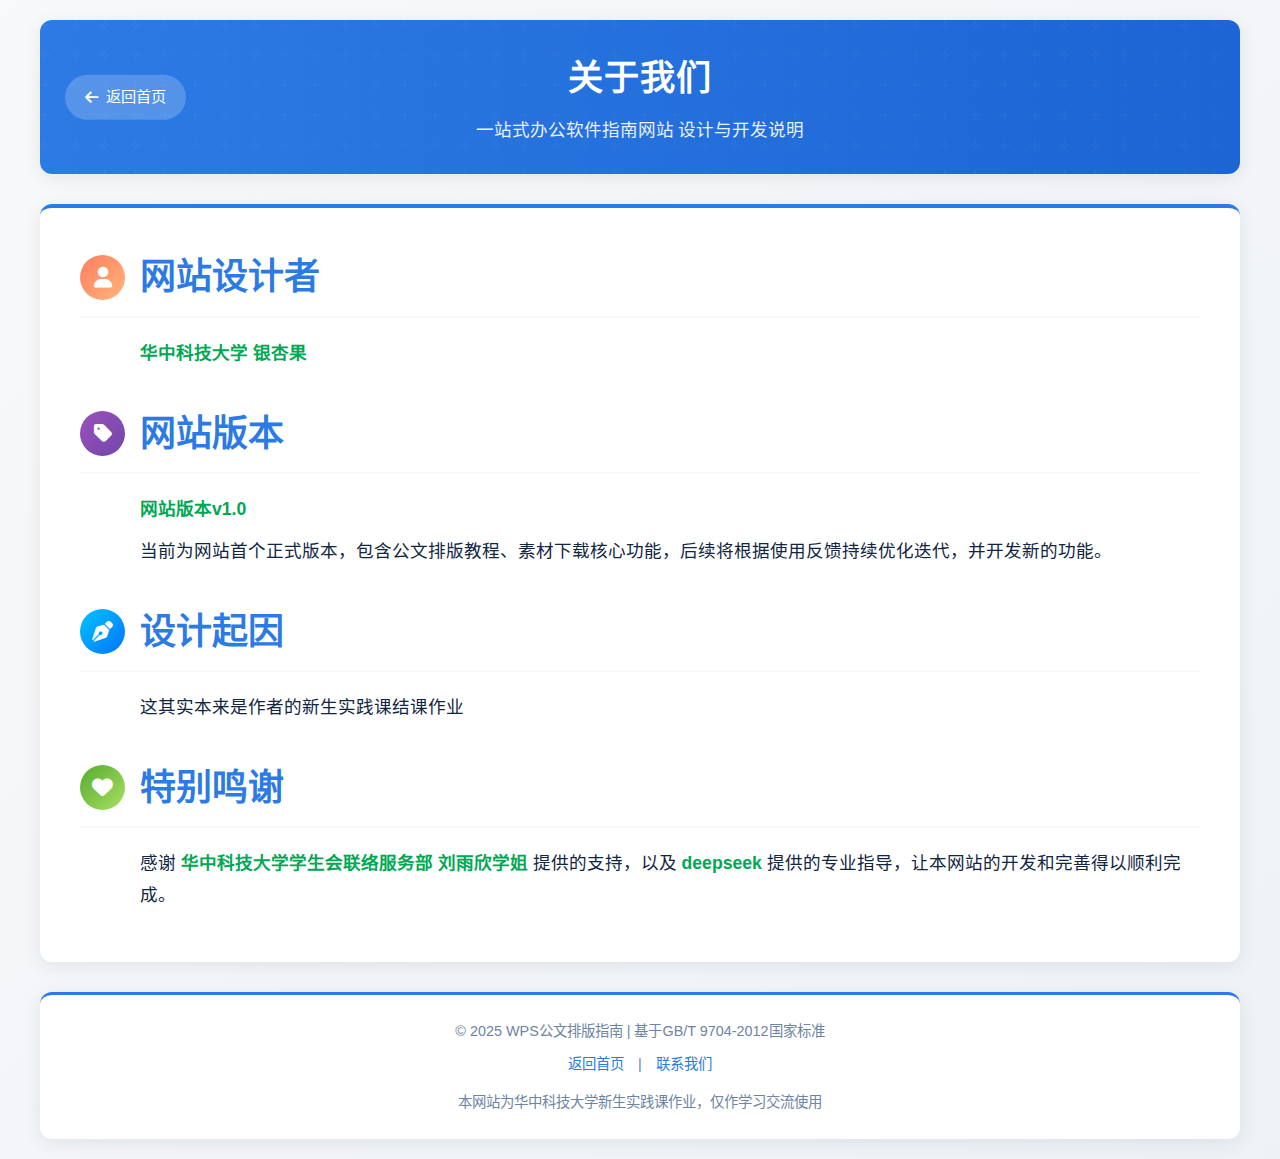
<file: 关于我们.html>
<!DOCTYPE html>
<html lang="zh-CN">
<head>
    <meta charset="UTF-8">
    <meta name="viewport" content="width=device-width, initial-scale=1.0">
    <title>关于我们 - WPS公文排版指南</title>
    <link rel="stylesheet" href="https://cdnjs.cloudflare.com/ajax/libs/font-awesome/6.4.0/css/all.min.css">
    <style>
        :root {
            --primary-color: #2c7be5;
            --secondary-color: #6e84a3;
            --accent-color: #00a854;
            --light-bg: #f8f9fa;
            --card-bg: #ffffff;
            --text-primary: #12263f;
            --text-secondary: #6e84a3;
            --border-color: #e3ebf6;
            --shadow: 0 4px 20px rgba(0, 0, 0, 0.08);
            --shadow-hover: 0 8px 30px rgba(0, 0, 0, 0.12);
            --border-radius: 12px;
            --transition: all 0.3s ease;
        }

        * {
            margin: 0;
            padding: 0;
            box-sizing: border-box;
        }

        body {
            font-family: 'Segoe UI', 'Microsoft YaHei', sans-serif;
            line-height: 1.6;
            color: var(--text-primary);
            background: linear-gradient(135deg, #f8f9fa 0%, #eef2f7 100%);
            min-height: 100vh;
            padding: 20px;
        }

        .container {
            max-width: 1200px;
            margin: 0 auto;
        }

        .header {
            text-align: center;
            padding: 30px 20px;
            margin-bottom: 30px;
            background: linear-gradient(90deg, var(--primary-color) 0%, #1c65d3 100%);
            border-radius: var(--border-radius);
            color: white;
            box-shadow: var(--shadow);
            position: relative;
            overflow: hidden;
        }

        /* 头部装饰纹理 */
        .header::before {
            content: '';
            position: absolute;
            top: 0;
            left: 0;
            width: 100%;
            height: 100%;
            background: url("data:image/svg+xml,%3Csvg width='60' height='60' viewBox='0 0 60 60' xmlns='http://www.w3.org/2000/svg'%3E%3Cg fill='none' fill-rule='evenodd'%3E%3Cg fill='%23ffffff' fill-opacity='0.1'%3E%3Cpath d='M36 34v-4h-2v4h-4v2h4v4h2v-4h4v-2h-4zm0-30V0h-2v4h-4v2h4v4h2V6h4V4h-4zM6 34v-4H4v4H0v2h4v4h2v-4h4v-2H6zM6 4V0H4v4H0v2h4v4h2V6h4V4H6z'/%3E%3C/g%3E%3C/g%3E%3C/svg%3E");
            opacity: 0.2;
        }

        .header h1 {
            font-size: 2.2rem;
            font-weight: 700;
            margin-bottom: 10px;
            letter-spacing: 1px;
            position: relative;
            z-index: 1;
        }

        .header p {
            font-size: 1.1rem;
            opacity: 0.9;
            max-width: 700px;
            margin: 0 auto;
            position: relative;
            z-index: 1;
        }

        .back-btn {
            position: absolute;
            left: 25px;
            top: 50%;
            transform: translateY(-50%);
            color: white;
            background: rgba(255, 255, 255, 0.2);
            border: none;
            border-radius: 50px;
            padding: 10px 20px;
            font-size: 0.95rem;
            cursor: pointer;
            transition: var(--transition);
            display: flex;
            align-items: center;
            gap: 8px;
            text-decoration: none;
        }

        .back-btn:hover {
            background: rgba(255, 255, 255, 0.3);
        }

        .about-card {
            background-color: var(--card-bg);
            border-radius: var(--border-radius);
            box-shadow: var(--shadow);
            padding: 40px;
            margin-bottom: 30px;
            border-top: 4px solid var(--primary-color);
            transition: var(--transition);
        }

        .about-card:hover {
            box-shadow: var(--shadow-hover);
        }

        .about-section {
            margin-bottom: 35px;
        }

        .about-section:last-child {
            margin-bottom: 0;
        }

        .section-title {
            display: flex;
            align-items: center;
            gap: 15px;
            color: var(--primary-color);
            font-size: 1.5rem;
            margin-bottom: 20px;
            padding-bottom: 10px;
            border-bottom: 2px solid var(--light-bg);
        }

        .section-icon {
            width: 45px;
            height: 45px;
            border-radius: 50%;
            display: flex;
            align-items: center;
            justify-content: center;
            font-size: 1.3rem;
            color: white;
            flex-shrink: 0;
        }

        .icon-designer { background: linear-gradient(135deg, #ff7e5f, #feb47b); }
        .icon-version { background: linear-gradient(135deg, #9d50bb, #6e48aa); } /* 新增：版本模块图标渐变 */
        .icon-reason { background: linear-gradient(135deg, #00c6ff, #0072ff); }
        .icon-thanks { background: linear-gradient(135deg, #56ab2f, #a8e063); }

        .section-content {
            font-size: 1.1rem;
            color: var(--text-primary);
            line-height: 1.8;
            padding-left: 60px;
        }

        .section-content p {
            margin-bottom: 10px;
        }

        .highlight {
            color: var(--accent-color);
            font-weight: 600;
        }

        .footer {
            text-align: center;
            padding: 25px;
            color: var(--text-secondary);
            font-size: 0.9rem;
            background-color: var(--card-bg);
            border-radius: var(--border-radius);
            box-shadow: var(--shadow);
            margin-top: 20px;
            border-top: 3px solid var(--primary-color);
        }

        .footer-links {
            margin-top: 10px;
        }

        .footer-links a {
            color: var(--primary-color);
            text-decoration: none;
            margin: 0 10px;
            transition: var(--transition);
            position: relative;
        }

        .footer-links a::after {
            content: '';
            position: absolute;
            bottom: -2px;
            left: 0;
            width: 0;
            height: 2px;
            background-color: var(--accent-color);
            transition: width 0.3s ease;
        }

        .footer-links a:hover {
            color: var(--accent-color);
        }

        .footer-links a:hover::after {
            width: 100%;
        }

        /* 响应式适配 */
        @media (max-width: 768px) {
            .header h1 {
                font-size: 1.8rem;
                margin-top: 10px;
            }

            .about-card {
                padding: 30px 20px;
            }

            .section-content {
                padding-left: 0;
            }

            .back-btn {
                position: relative;
                left: 0;
                top: 0;
                transform: none;
                margin-bottom: 15px;
                align-self: flex-start;
            }
            
            .header {
                display: flex;
                flex-direction: column;
                align-items: flex-start;
            }
        }

        @media (max-width: 480px) {
            body {
                padding: 10px;
            }

            .header {
                padding: 20px 15px;
            }

            .header h1 {
                font-size: 1.6rem;
            }

            .section-title {
                font-size: 1.3rem;
            }

            .section-content {
                font-size: 1rem;
            }

            .section-icon {
                width: 40px;
                height: 40px;
                font-size: 1.1rem;
            }
        }
    </style>
</head>
<body>
    <div class="container">
        <header class="header">
            <a href="index.html" class="back-btn">
                <i class="fas fa-arrow-left"></i> 返回首页
            </a>
            <h1>关于我们</h1>
            <p>一站式办公软件指南网站 设计与开发说明</p>
        </header>

        <div class="about-card">
            <!-- 网站设计者 -->
            <div class="about-section">
                <div class="section-title">
                    <div class="section-icon icon-designer">
                        <i class="fas fa-user"></i>
                    </div>
                    <h2>网站设计者</h2>
                </div>
                <div class="section-content">
                    <p><span class="highlight">华中科技大学 银杏果</span></p>
                </div>
          </div>

            <!-- 新增：网站版本模块 -->
            <div class="about-section">
                <div class="section-title">
                    <div class="section-icon icon-version">
                        <i class="fas fa-tag"></i>
                    </div>
                    <h2>网站版本</h2>
                </div>
              <div class="section-content">
                <p><span class="highlight">网站版本v1.0</span></p>
                  <p>当前为网站首个正式版本，包含公文排版教程、素材下载核心功能，后续将根据使用反馈持续优化迭代，并开发新的功能。</p>
                </div>
            </div>

            <!-- 设计起因 -->
            <div class="about-section">
                <div class="section-title">
                    <div class="section-icon icon-reason">
                        <i class="fas fa-pen-nib"></i>
                    </div>
                    <h2>设计起因</h2>
                </div>
              <div class="section-content">
                <p>这其实本来是作者的新生实践课结课作业</p>
                </div>
            </div>

            <!-- 特别鸣谢 -->
            <div class="about-section">
                <div class="section-title">
                    <div class="section-icon icon-thanks">
                        <i class="fas fa-heart"></i>
                    </div>
                    <h2>特别鸣谢</h2>
                </div>
                <div class="section-content">
                    <p>感谢 <span class="highlight">华中科技大学学生会联络服务部 刘雨欣学姐</span> 提供的支持，以及 <span class="highlight">deepseek</span> 提供的专业指导，让本网站的开发和完善得以顺利完成。</p>
                </div>
            </div>
      </div>

        <footer class="footer">
            <p>© 2025 WPS公文排版指南 | 基于GB/T 9704-2012国家标准</p>
            <div class="footer-links">
                <a href="index.html">返回首页</a> | 
                <a href="联系我们.html">联系我们</a>
            </div>
            <p style="margin-top: 15px;">本网站为华中科技大学新生实践课作业，仅作学习交流使用</p>
        </footer>
</div>

<script>
        // 页面加载动画
        document.addEventListener('DOMContentLoaded', function() {
            // 元素初始化隐藏
            const elements = document.querySelectorAll('.about-card, .header, .footer');
            elements.forEach(el => {
                el.style.opacity = '0';
                el.style.transform = 'translateY(20px)';
            });

            // 逐元素显示动画
            let delay = 0;
            elements.forEach(el => {
                setTimeout(() => {
                    el.style.transition = 'opacity 0.5s ease, transform 0.5s ease';
                    el.style.opacity = '1';
                    el.style.transform = 'translateY(0)';
                }, delay);
                delay += 200;
            });

            // 返回按钮交互
            const backBtn = document.querySelector('.back-btn');
            backBtn.addEventListener('click', function(e) {
                e.preventDefault();
                // 模拟返回动画
                this.style.transform = 'translateY(-50%) scale(0.95)';
                setTimeout(() => {
                    window.location.href = this.getAttribute('href');
                }, 150);
            });
        });
    </script>
</body>
</html>
</file>
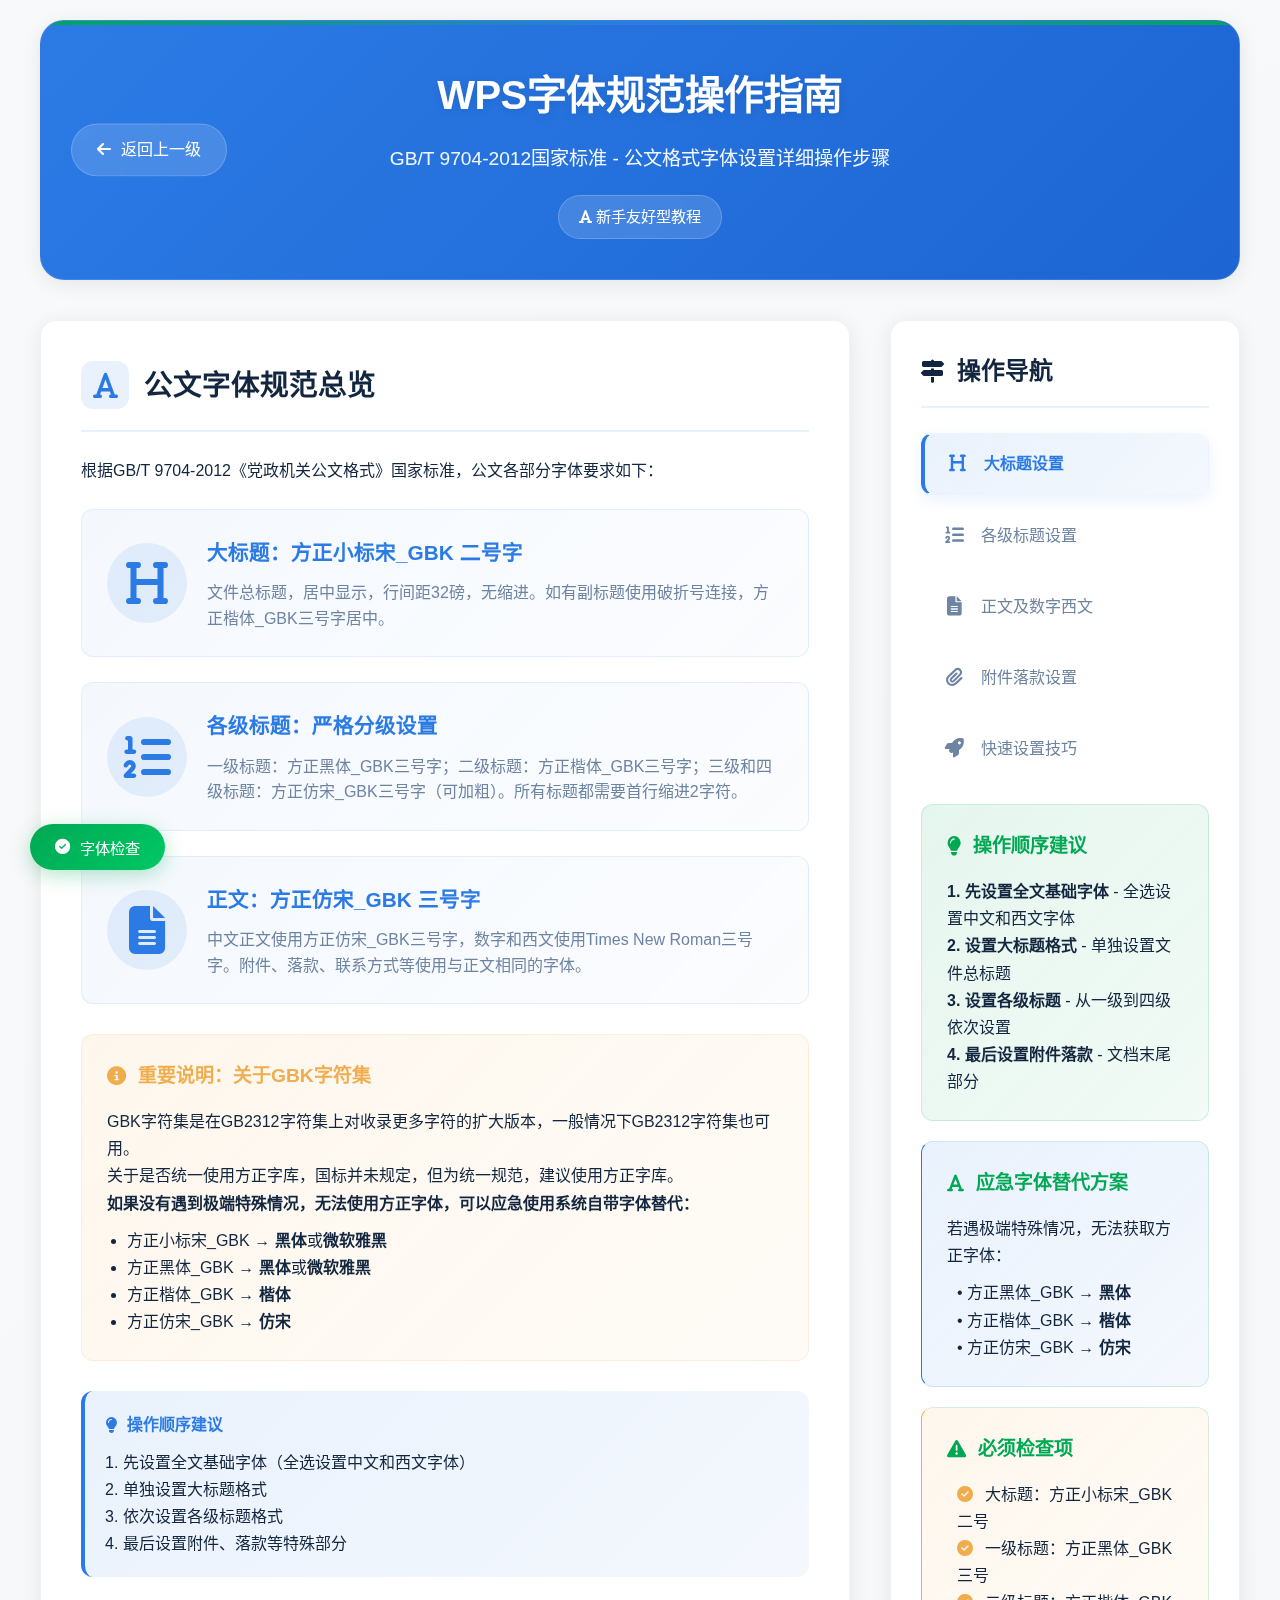
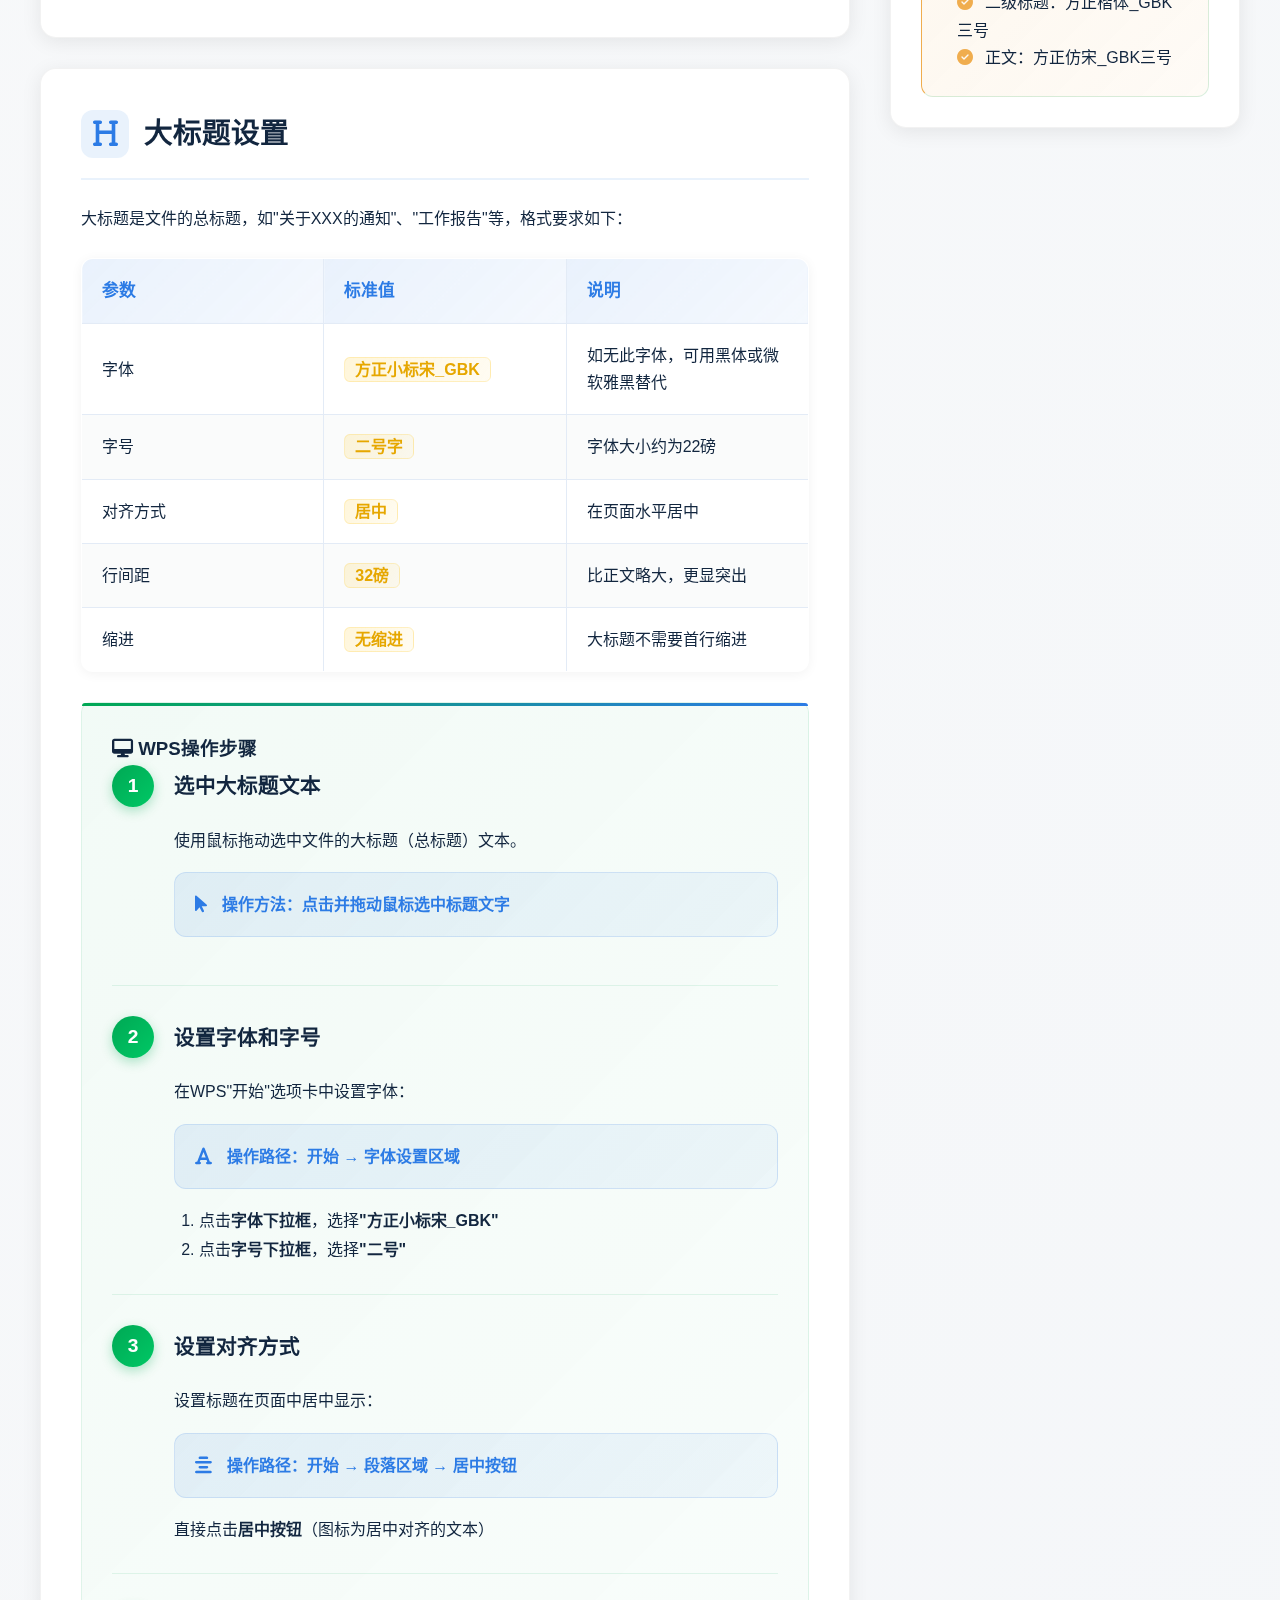
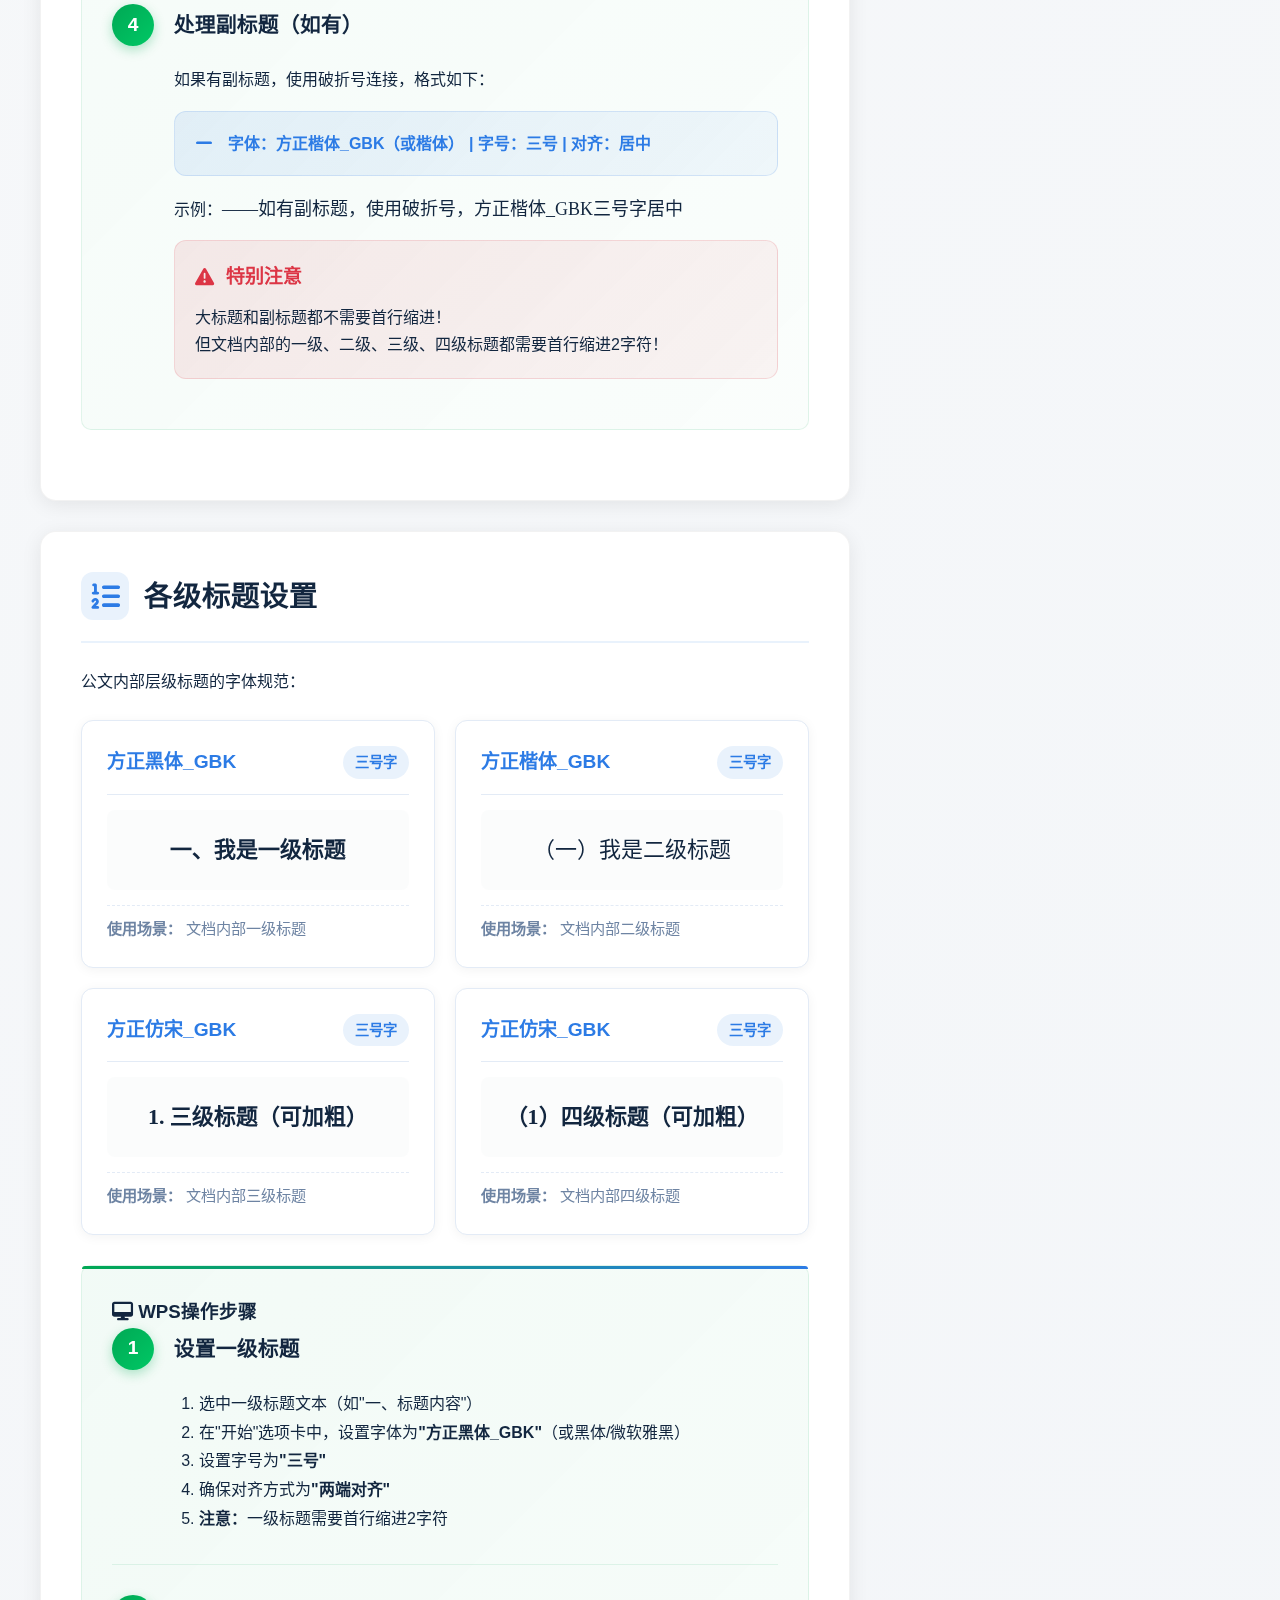
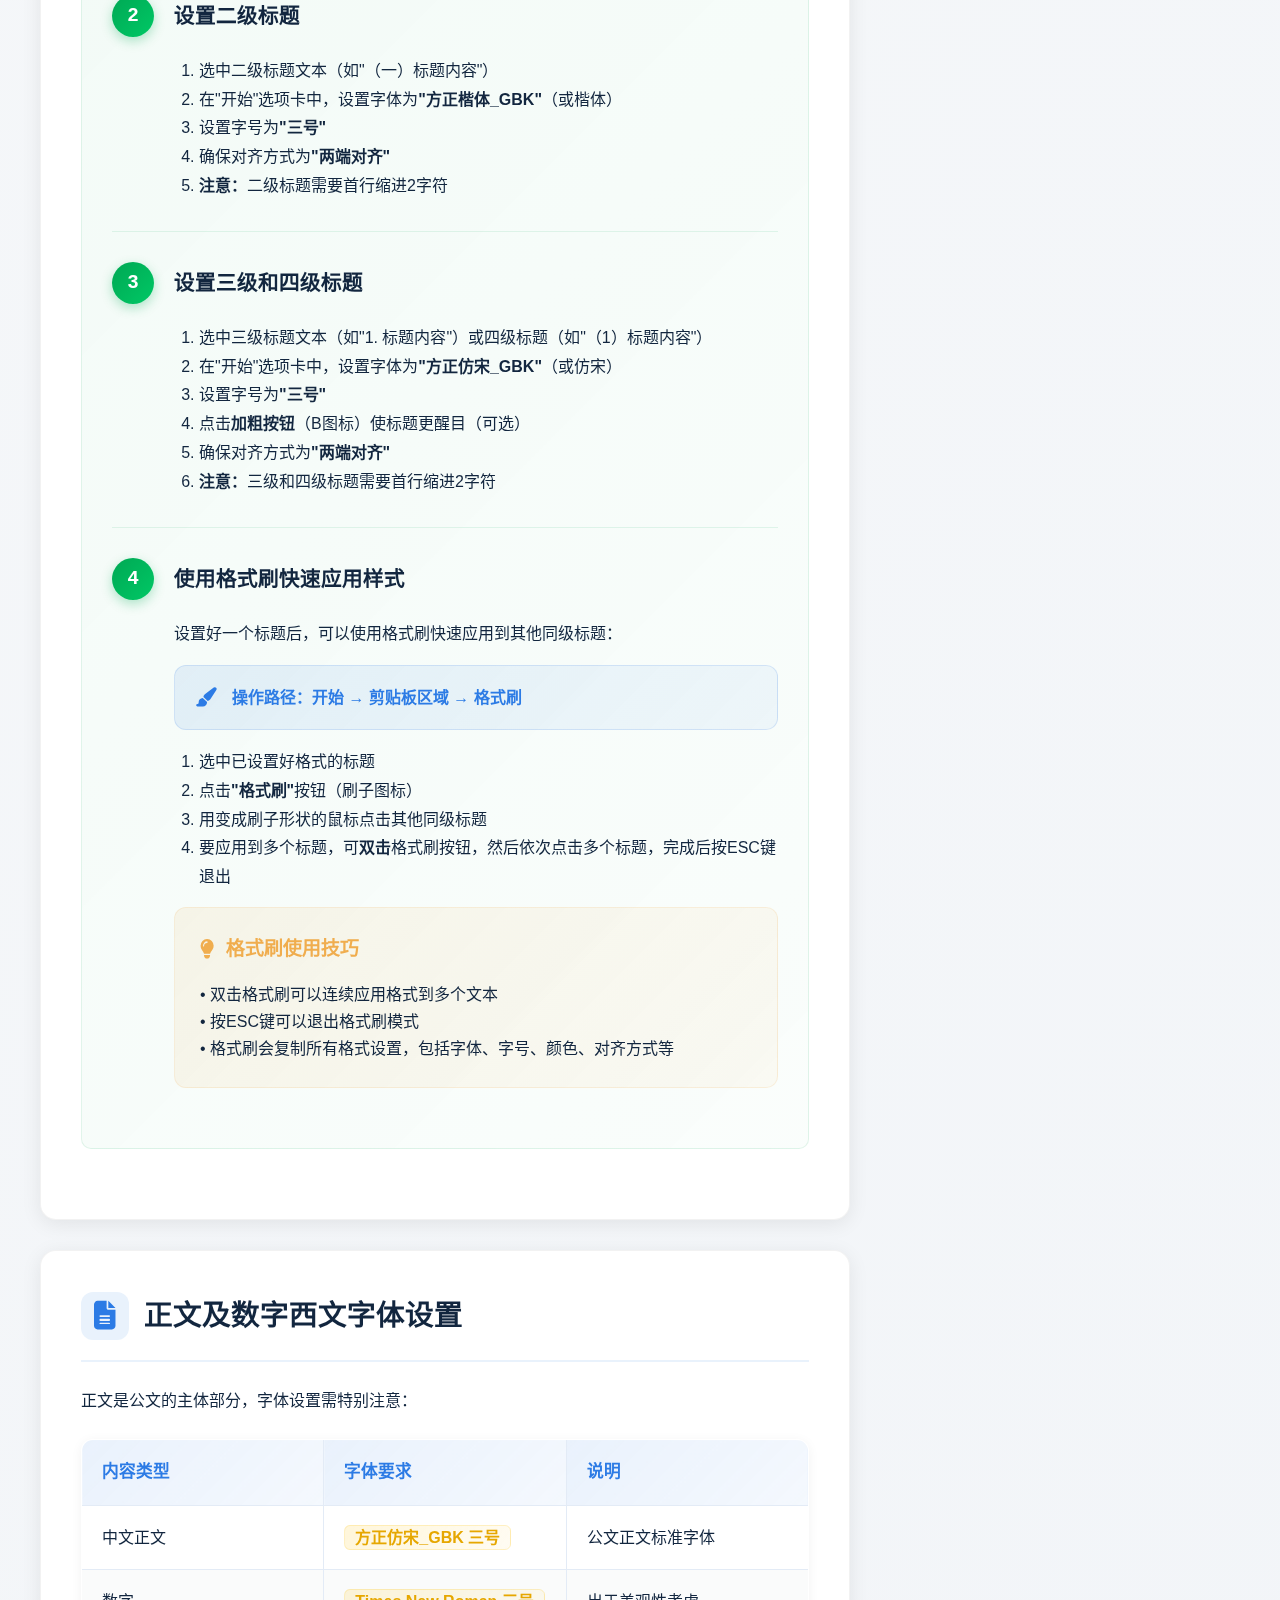
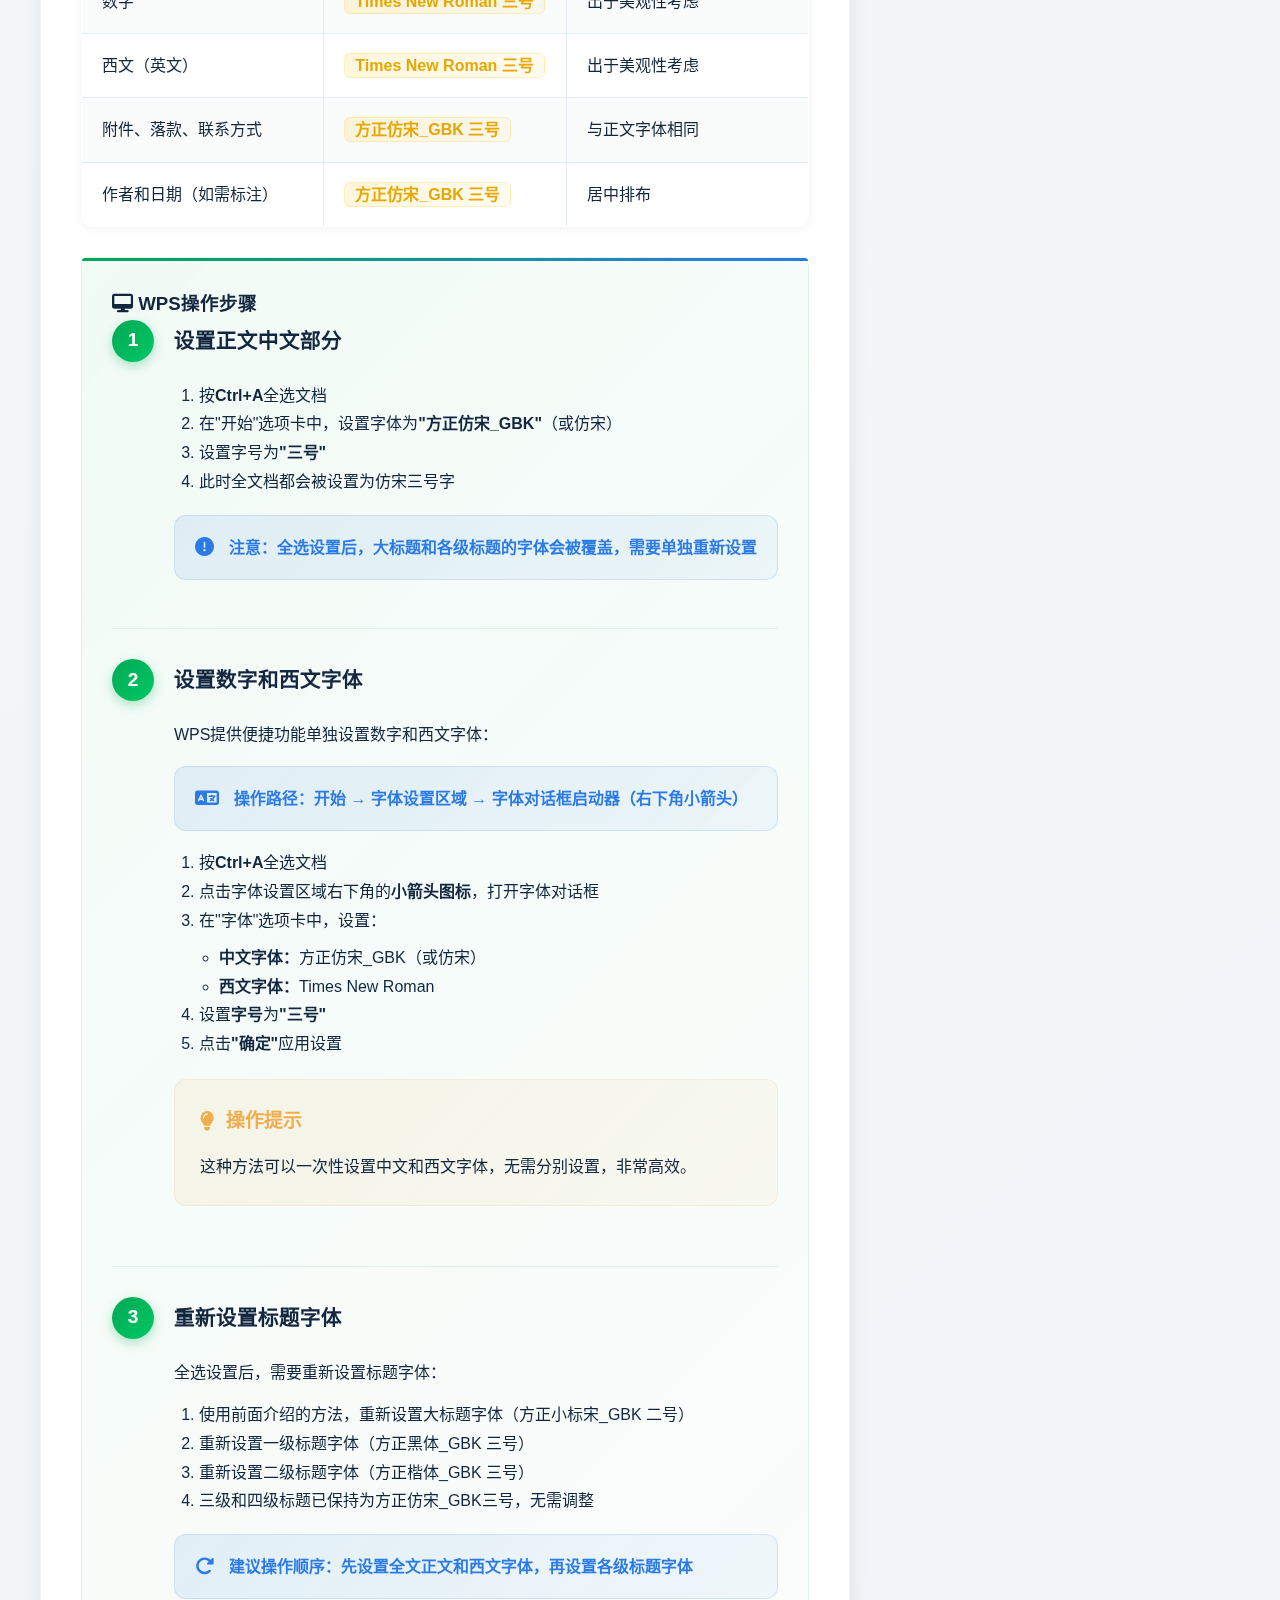
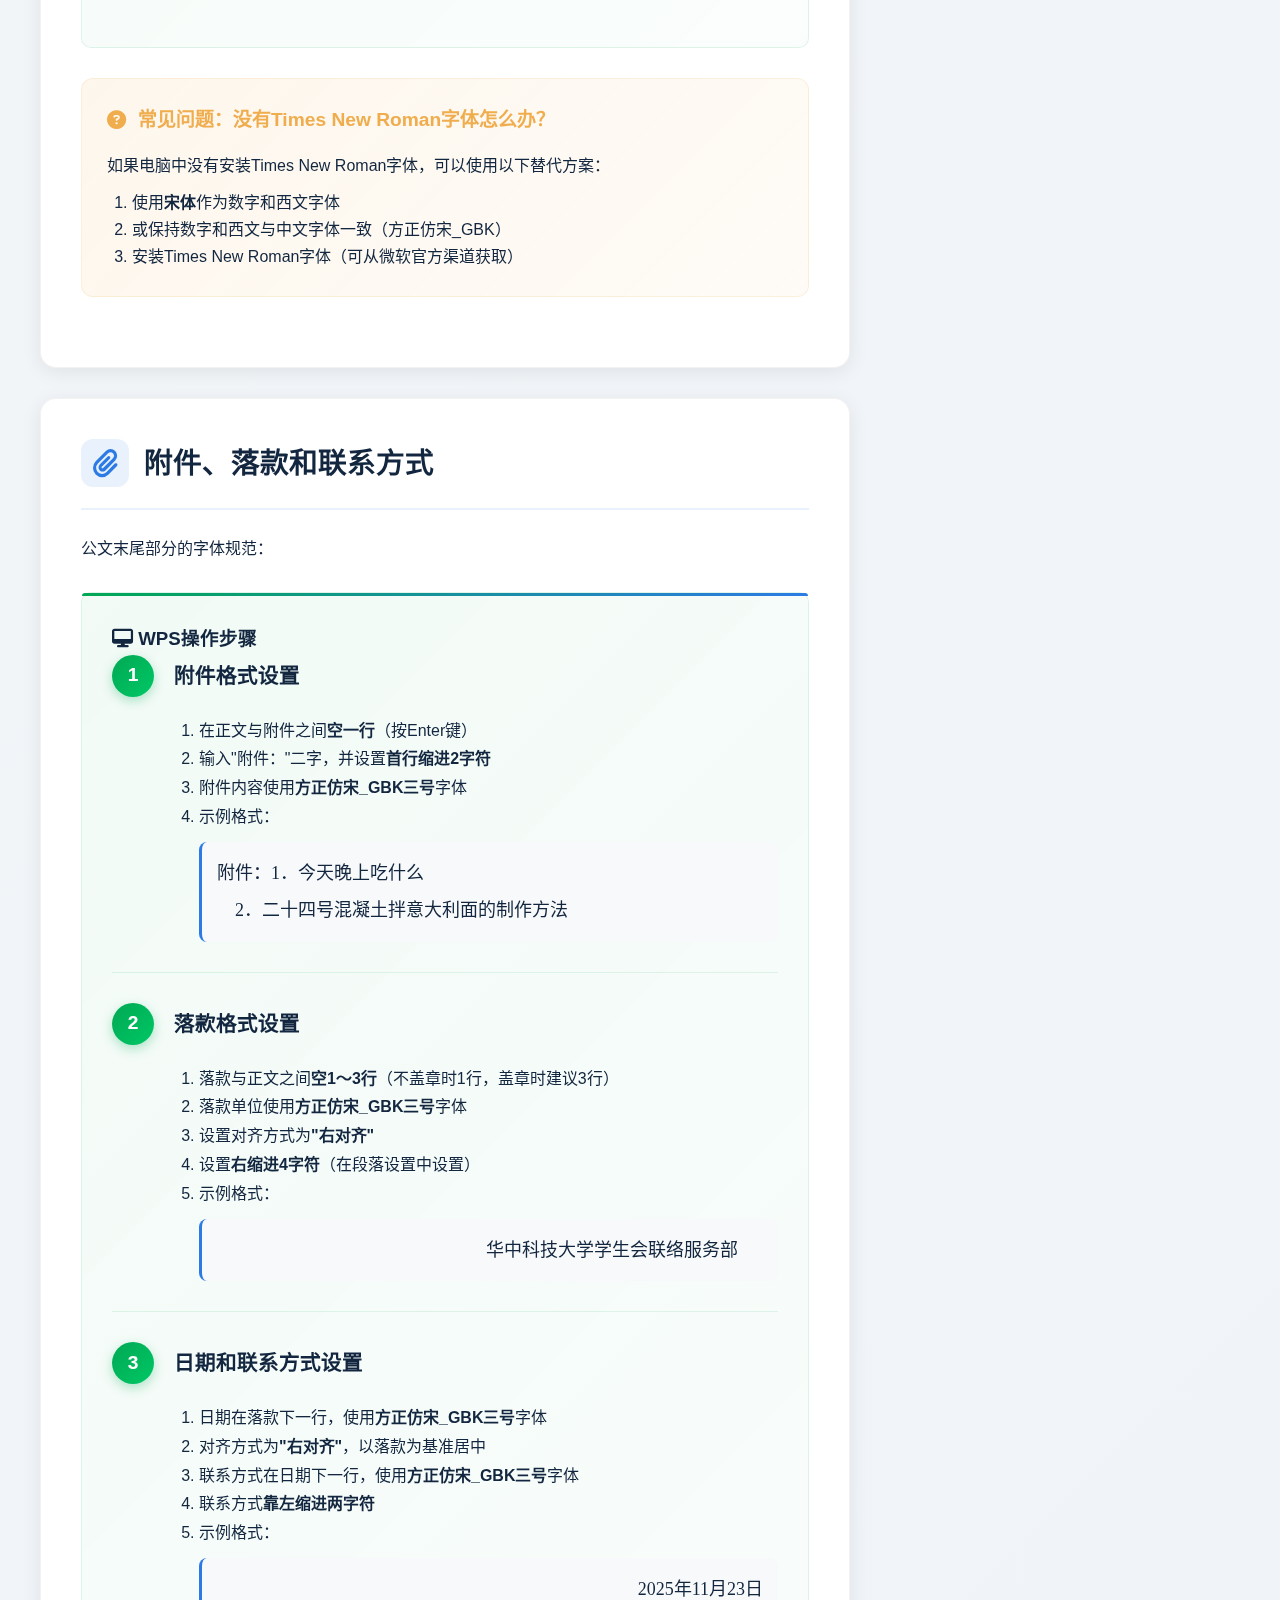
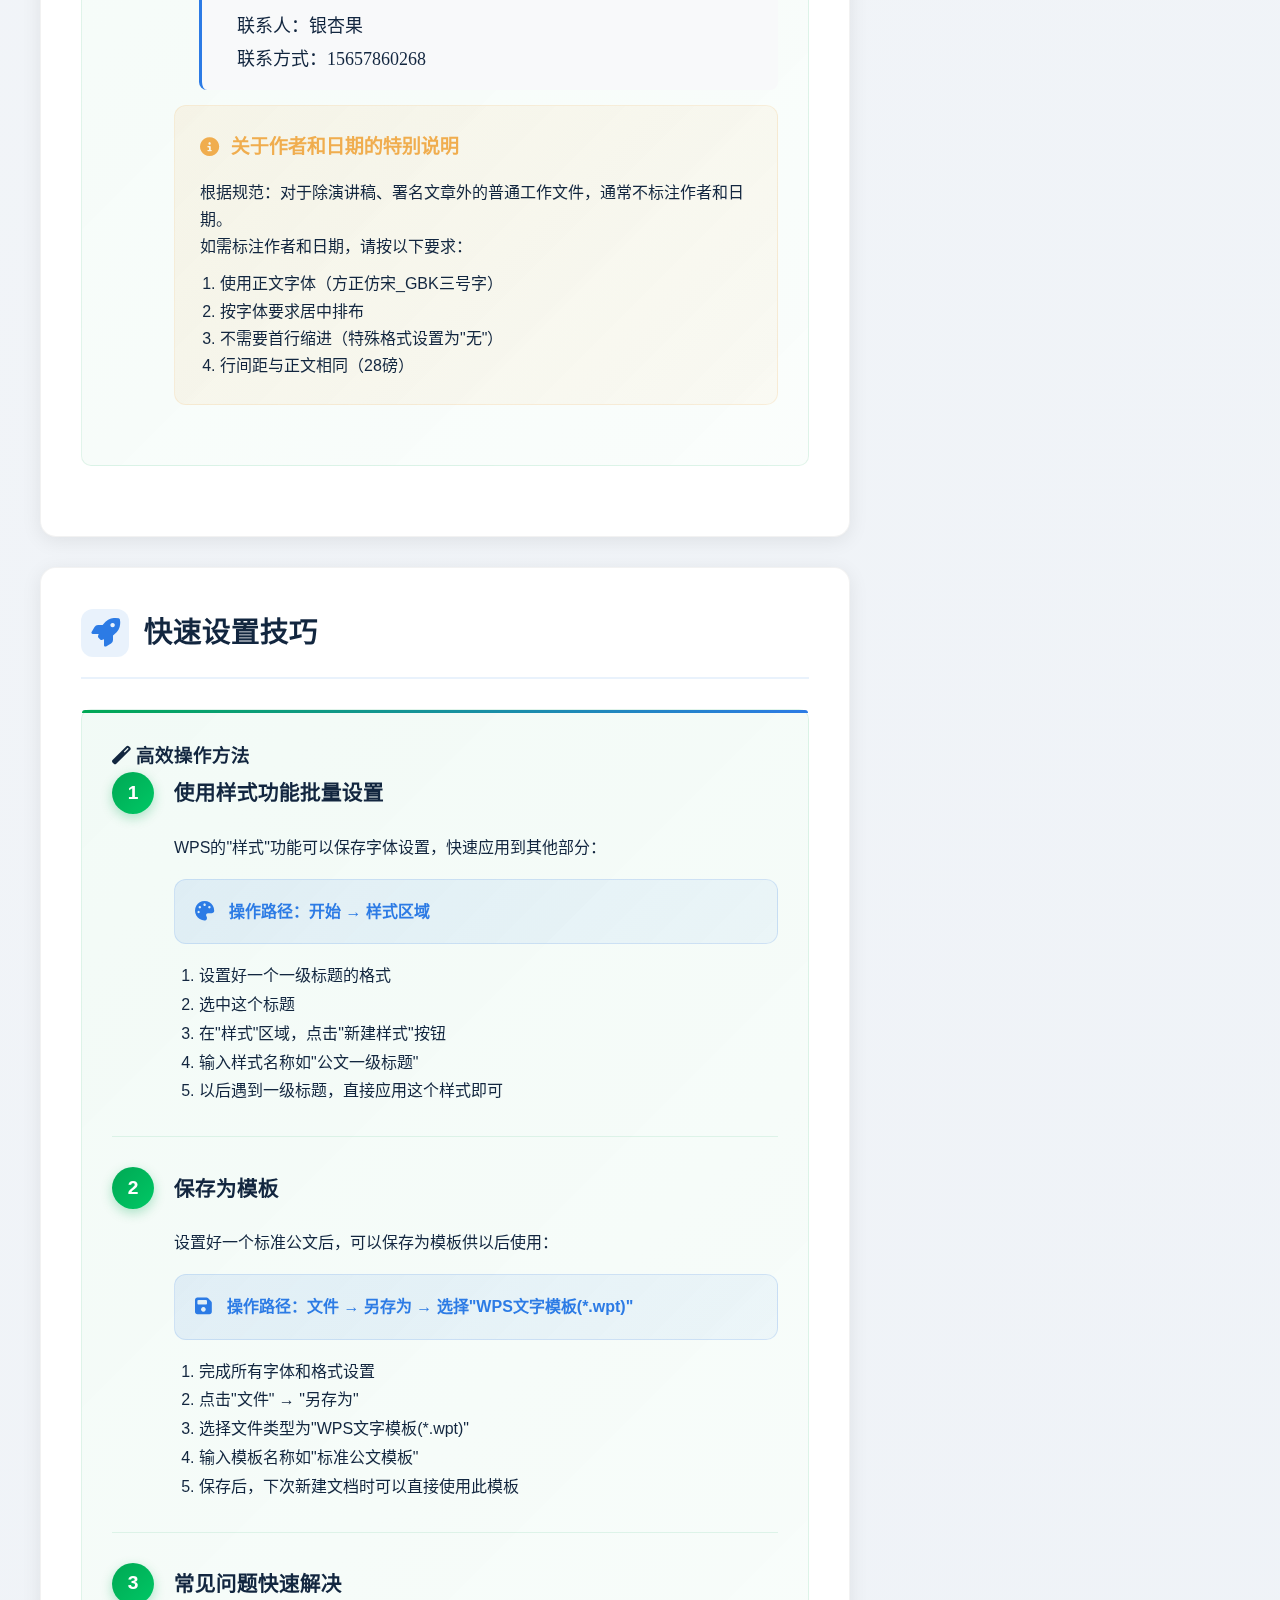
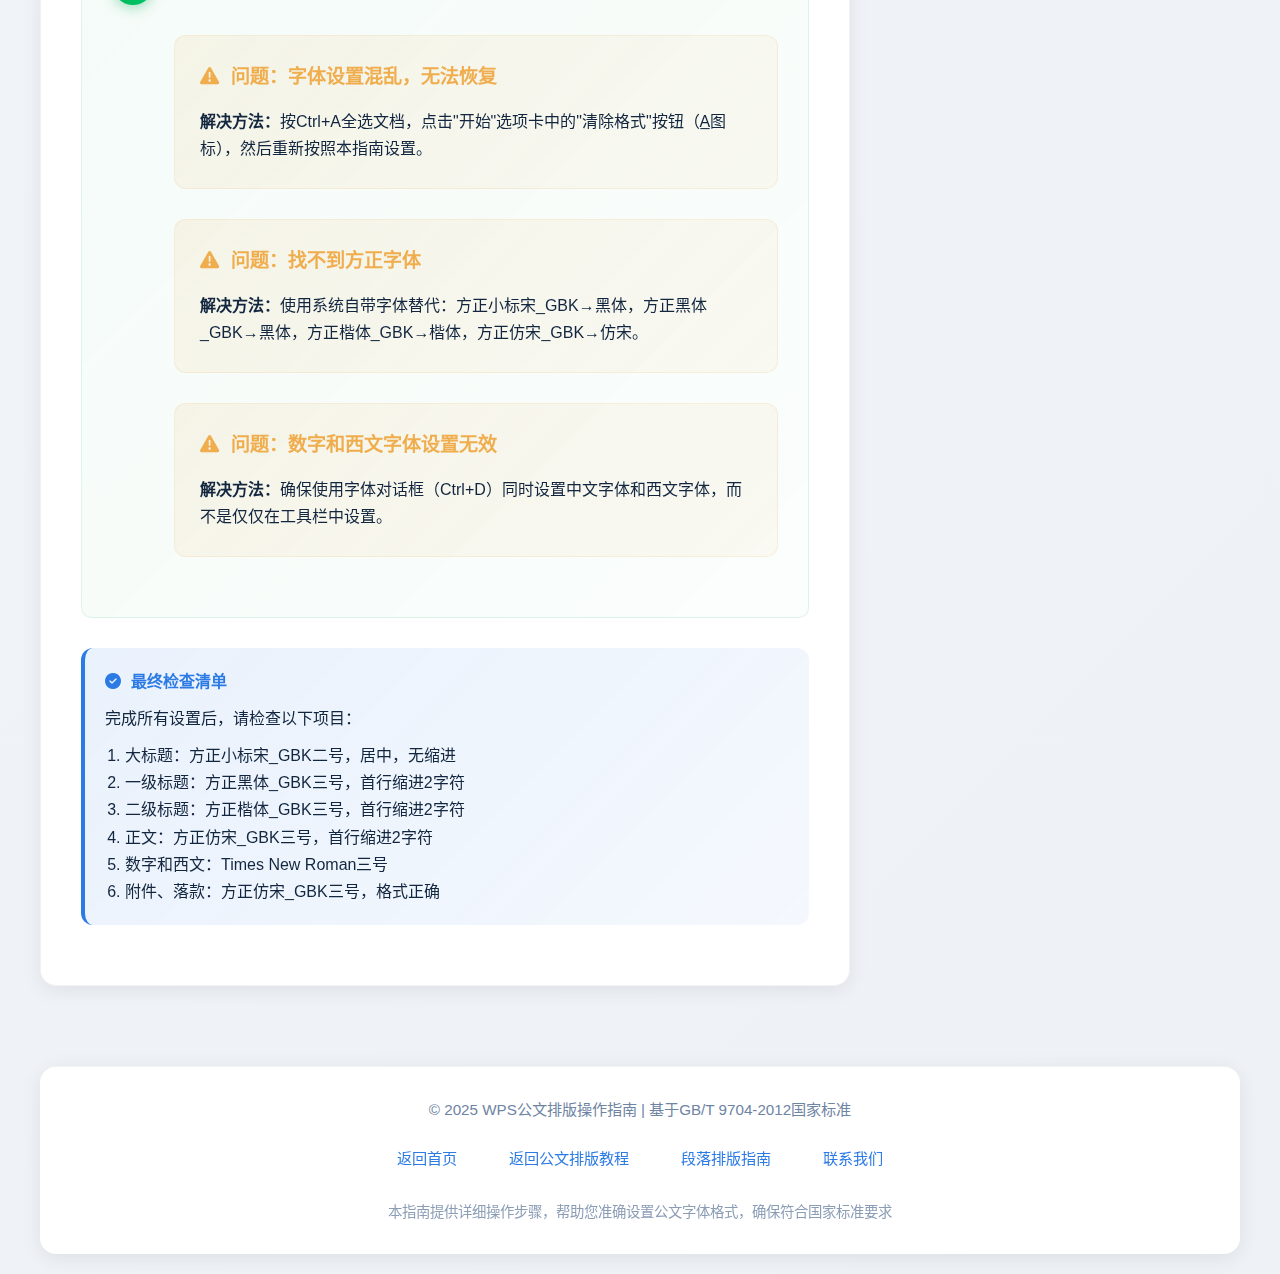
<file: 字体规范.html>
<!DOCTYPE html>
<html lang="zh-CN">
<head>
    <meta charset="UTF-8">
    <meta name="viewport" content="width=device-width, initial-scale=1.0">
    <title>WPS字体规范操作指南 - GB/T 9704-2012</title>
    <link rel="stylesheet" href="https://cdnjs.cloudflare.com/ajax/libs/font-awesome/6.4.0/css/all.min.css">
    <style>
        :root {
            --primary-color: #2c7be5;
            --primary-dark: #1c65d3;
            --secondary-color: #6e84a3;
            --accent-color: #00a854;
            --accent-light: #00c865;
            --warning-color: #f0ad4e;
            --danger-color: #dc3545;
            --light-bg: #f8f9fa;
            --card-bg: #ffffff;
            --text-primary: #12263f;
            --text-secondary: #6e84a3;
            --border-color: #e3ebf6;
            --shadow: 0 4px 20px rgba(0, 0, 0, 0.08);
            --shadow-hover: 0 8px 30px rgba(0, 0, 0, 0.12);
            --shadow-card: 0 2px 12px rgba(0, 0, 0, 0.05);
            --border-radius: 16px;
            --border-radius-sm: 10px;
            --border-radius-lg: 24px;
            --transition: all 0.3s ease;
            --gradient-primary: linear-gradient(135deg, #2c7be5 0%, #1c65d3 100%);
            --gradient-accent: linear-gradient(135deg, #00a854 0%, #00c865 100%);
            --gradient-light: linear-gradient(135deg, #f8f9fa 0%, #eef2f7 100%);
        }

        * {
            margin: 0;
            padding: 0;
            box-sizing: border-box;
        }

        body {
            font-family: 'Segoe UI', 'Microsoft YaHei', 'PingFang SC', sans-serif;
            line-height: 1.7;
            color: var(--text-primary);
            background: var(--gradient-light);
            min-height: 100vh;
            padding: 20px;
            -webkit-font-smoothing: antialiased;
            -moz-osx-font-smoothing: grayscale;
        }

        .container {
            max-width: 1200px;
            margin: 0 auto;
        }

        /* 头部样式 */
        .header {
            text-align: center;
            padding: 40px 30px;
            margin-bottom: 40px;
            background: var(--gradient-primary);
            border-radius: var(--border-radius-lg);
            color: white;
            box-shadow: var(--shadow);
            position: relative;
            overflow: hidden;
            backdrop-filter: blur(10px);
            border: 1px solid rgba(255, 255, 255, 0.1);
        }

        .header::before {
            content: '';
            position: absolute;
            top: 0;
            left: 0;
            right: 0;
            height: 4px;
            background: linear-gradient(90deg, #00a854, #2c7be5, #00a854);
            animation: shimmer 3s infinite;
        }

        @keyframes shimmer {
            0% { background-position: -200% 0; }
            100% { background-position: 200% 0; }
        }

        .header h1 {
            font-size: 2.5rem;
            font-weight: 800;
            margin-bottom: 15px;
            letter-spacing: -0.5px;
            text-shadow: 0 2px 10px rgba(0, 0, 0, 0.1);
            position: relative;
            z-index: 1;
        }

        .header p {
            font-size: 1.2rem;
            opacity: 0.95;
            max-width: 800px;
            margin: 0 auto;
            line-height: 1.6;
            font-weight: 300;
            position: relative;
            z-index: 1;
        }

        .header-badge {
            display: inline-block;
            background: rgba(255, 255, 255, 0.15);
            backdrop-filter: blur(10px);
            border-radius: 50px;
            padding: 8px 20px;
            margin-top: 20px;
            font-size: 0.95rem;
            font-weight: 500;
            border: 1px solid rgba(255, 255, 255, 0.2);
        }

        .back-btn {
            position: absolute;
            left: 30px;
            top: 50%;
            transform: translateY(-50%);
            color: white;
            background: rgba(255, 255, 255, 0.15);
            backdrop-filter: blur(10px);
            border: 1px solid rgba(255, 255, 255, 0.2);
            border-radius: 50px;
            padding: 12px 25px;
            font-size: 1rem;
            cursor: pointer;
            transition: var(--transition);
            display: flex;
            align-items: center;
            gap: 10px;
            text-decoration: none;
            font-weight: 500;
            z-index: 2;
        }

        .back-btn:hover {
            background: rgba(255, 255, 255, 0.25);
            transform: translateY(-50%) translateX(-5px);
            box-shadow: 0 5px 15px rgba(0, 0, 0, 0.1);
        }

        /* 主要内容布局 */
        .main-content {
            display: grid;
            grid-template-columns: 1fr 350px;
            gap: 40px;
            margin-bottom: 50px;
        }

        @media (max-width: 1100px) {
            .main-content {
                grid-template-columns: 1fr;
            }
            
            .sidebar {
                order: -1;
            }
        }

        /* 内容卡片样式 */
        .content-card {
            background-color: var(--card-bg);
            border-radius: var(--border-radius);
            padding: 40px;
            box-shadow: var(--shadow);
            margin-bottom: 30px;
            transition: var(--transition);
            border: 1px solid rgba(0, 0, 0, 0.05);
            position: relative;
            overflow: hidden;
        }

        .content-card::before {
            content: '';
            position: absolute;
            top: 0;
            left: 0;
            width: 6px;
            height: 100%;
            background: var(--primary-color);
            opacity: 0;
            transition: var(--transition);
        }

        .content-card:hover {
            box-shadow: var(--shadow-hover);
            transform: translateY(-5px);
        }

        .content-card:hover::before {
            opacity: 1;
        }

        .content-card h2 {
            color: var(--text-primary);
            font-size: 1.8rem;
            margin-bottom: 25px;
            padding-bottom: 20px;
            border-bottom: 2px solid rgba(44, 123, 229, 0.1);
            display: flex;
            align-items: center;
            gap: 15px;
            position: relative;
        }

        .content-card h2 i {
            color: var(--primary-color);
            background: rgba(44, 123, 229, 0.1);
            width: 48px;
            height: 48px;
            border-radius: 12px;
            display: flex;
            align-items: center;
            justify-content: center;
        }

        /* 字体展示样式 */
        .font-showcase {
            display: grid;
            grid-template-columns: repeat(auto-fill, minmax(300px, 1fr));
            gap: 20px;
            margin: 25px 0;
        }

        .font-card {
            background: white;
            border-radius: 12px;
            padding: 25px;
            box-shadow: var(--shadow-card);
            border: 1px solid var(--border-color);
            transition: var(--transition);
            position: relative;
            overflow: hidden;
        }

        .font-card:hover {
            transform: translateY(-5px);
            box-shadow: var(--shadow);
            border-color: var(--primary-color);
        }

        .font-card-header {
            display: flex;
            justify-content: space-between;
            align-items: center;
            margin-bottom: 15px;
            padding-bottom: 15px;
            border-bottom: 1px solid var(--border-color);
        }

        .font-name {
            font-weight: 700;
            color: var(--primary-color);
            font-size: 1.2rem;
        }

        .font-size {
            background: rgba(44, 123, 229, 0.1);
            color: var(--primary-color);
            padding: 4px 12px;
            border-radius: 20px;
            font-size: 0.9rem;
            font-weight: 600;
        }

        .font-preview {
            font-size: 1.8rem;
            margin: 15px 0;
            min-height: 80px;
            display: flex;
            align-items: center;
            justify-content: center;
            text-align: center;
            border-radius: 8px;
            padding: 15px;
            background: rgba(248, 249, 250, 0.5);
        }

        .font-usage {
            font-size: 0.95rem;
            color: var(--text-secondary);
            margin-top: 10px;
            padding-top: 10px;
            border-top: 1px dashed var(--border-color);
        }

        /* 操作步骤样式 */
        .step-container {
            background: linear-gradient(135deg, rgba(0, 168, 84, 0.05) 0%, rgba(0, 168, 84, 0.02) 100%);
            border-radius: var(--border-radius-sm);
            padding: 30px;
            margin: 30px 0;
            border: 1px solid rgba(0, 168, 84, 0.1);
            position: relative;
        }

        .step-container::before {
            content: '';
            position: absolute;
            top: 0;
            left: 0;
            right: 0;
            height: 3px;
            background: linear-gradient(90deg, var(--accent-color), var(--primary-color));
            border-radius: var(--border-radius-sm) var(--border-radius-sm) 0 0;
        }

        .step {
            margin-bottom: 30px;
            padding-bottom: 30px;
            border-bottom: 1px solid rgba(0, 168, 84, 0.1);
            transition: var(--transition);
            position: relative;
        }

        .step:last-child {
            margin-bottom: 0;
            padding-bottom: 0;
            border-bottom: none;
        }

        .step-header {
            display: flex;
            align-items: center;
            margin-bottom: 20px;
            cursor: pointer;
            user-select: none;
        }

        .step-number {
            background: var(--gradient-accent);
            color: white;
            width: 42px;
            height: 42px;
            border-radius: 50%;
            display: flex;
            align-items: center;
            justify-content: center;
            font-weight: 800;
            margin-right: 20px;
            flex-shrink: 0;
            font-size: 1.2rem;
            box-shadow: 0 4px 12px rgba(0, 168, 84, 0.3);
            position: relative;
            z-index: 1;
        }

        .step-title {
            font-size: 1.3rem;
            font-weight: 700;
            color: var(--text-primary);
            flex: 1;
        }

        .step-content {
            padding-left: 62px;
            animation: fadeIn 0.5s ease-out;
        }

        @keyframes fadeIn {
            from { opacity: 0; transform: translateY(10px); }
            to { opacity: 1; transform: translateY(0); }
        }

        .wps-path {
            background: linear-gradient(135deg, rgba(44, 123, 229, 0.1) 0%, rgba(44, 123, 229, 0.05) 100%);
            border-radius: 12px;
            padding: 18px 20px;
            margin: 18px 0;
            font-weight: 600;
            color: var(--primary-color);
            display: flex;
            align-items: center;
            gap: 15px;
            transition: var(--transition);
            border: 1px solid rgba(44, 123, 229, 0.15);
        }

        .wps-path:hover {
            background: linear-gradient(135deg, rgba(44, 123, 229, 0.15) 0%, rgba(44, 123, 229, 0.1) 100%);
            transform: translateX(5px);
            box-shadow: 0 5px 15px rgba(44, 123, 229, 0.1);
        }

        .wps-path i {
            color: var(--primary-color);
            font-size: 1.2rem;
        }

        /* 表格样式 */
        .parameter-table {
            width: 100%;
            border-collapse: collapse;
            margin: 25px 0;
            border-radius: 12px;
            overflow: hidden;
            box-shadow: var(--shadow-card);
            border: 1px solid var(--border-color);
        }

        .parameter-table th, .parameter-table td {
            border: 1px solid var(--border-color);
            padding: 18px 20px;
            text-align: left;
            transition: var(--transition);
        }

        .parameter-table th {
            background: linear-gradient(135deg, rgba(44, 123, 229, 0.1) 0%, rgba(44, 123, 229, 0.05) 100%);
            font-weight: 700;
            color: var(--primary-color);
            width: 25%;
            font-size: 1.05rem;
        }

        .parameter-table td {
            background-color: white;
        }

        .parameter-table tr:nth-child(even) td {
            background-color: rgba(248, 249, 250, 0.7);
        }

        .parameter-table tr:hover td {
            background-color: rgba(44, 123, 229, 0.05);
        }

        /* 侧边栏样式 */
        .sidebar {
            background-color: var(--card-bg);
            border-radius: var(--border-radius);
            padding: 30px;
            box-shadow: var(--shadow);
            height: fit-content;
            position: sticky;
            top: 30px;
            transition: var(--transition);
            border: 1px solid rgba(0, 0, 0, 0.05);
        }

        .sidebar:hover {
            box-shadow: var(--shadow-hover);
        }

        .sidebar h3 {
            color: var(--text-primary);
            font-size: 1.5rem;
            margin-bottom: 25px;
            padding-bottom: 15px;
            border-bottom: 2px solid rgba(44, 123, 229, 0.1);
            display: flex;
            align-items: center;
            gap: 12px;
        }

        .quick-nav {
            list-style-type: none;
        }

        .quick-nav li {
            margin-bottom: 10px;
            position: relative;
        }

        .quick-nav a {
            color: var(--text-secondary);
            text-decoration: none;
            display: flex;
            align-items: center;
            gap: 15px;
            padding: 16px 20px;
            border-radius: 12px;
            transition: var(--transition);
            font-weight: 500;
            border: 1px solid transparent;
            position: relative;
            overflow: hidden;
        }

        .quick-nav a::before {
            content: '';
            position: absolute;
            left: 0;
            top: 0;
            height: 100%;
            width: 0;
            background: linear-gradient(90deg, rgba(44, 123, 229, 0.1), transparent);
            transition: var(--transition);
        }

        .quick-nav a:hover {
            background-color: rgba(44, 123, 229, 0.05);
            color: var(--primary-color);
            transform: translateX(10px);
            border-color: rgba(44, 123, 229, 0.2);
        }

        .quick-nav a:hover::before {
            width: 100%;
        }

        .quick-nav a.active {
            background: linear-gradient(135deg, rgba(44, 123, 229, 0.1) 0%, rgba(44, 123, 229, 0.05) 100%);
            color: var(--primary-color);
            font-weight: 600;
            border-left: 4px solid var(--primary-color);
            box-shadow: 0 5px 15px rgba(44, 123, 229, 0.1);
        }

        .quick-nav a i {
            width: 24px;
            text-align: center;
            font-size: 1.2rem;
        }

        .wps-tip {
            background: linear-gradient(135deg, rgba(0, 168, 84, 0.1) 0%, rgba(0, 168, 84, 0.05) 100%);
            border-left: 4px solid var(--accent-color);
            padding: 25px;
            border-radius: 12px;
            margin-top: 25px;
            transition: var(--transition);
            border: 1px solid rgba(0, 168, 84, 0.15);
        }

        .wps-tip:hover {
            background: linear-gradient(135deg, rgba(0, 168, 84, 0.15) 0%, rgba(0, 168, 84, 0.1) 100%);
            transform: translateY(-3px);
            box-shadow: 0 10px 25px rgba(0, 168, 84, 0.1);
        }

        .wps-tip h4 {
            color: var(--accent-color);
            margin-bottom: 15px;
            display: flex;
            align-items: center;
            gap: 12px;
            font-size: 1.2rem;
        }

        /* 重点提示样式 */
        .important-note {
            background: linear-gradient(135deg, rgba(240, 173, 78, 0.1) 0%, rgba(240, 173, 78, 0.05) 100%);
            border-left: 4px solid var(--warning-color);
            padding: 25px;
            border-radius: 12px;
            margin: 30px 0;
            transition: var(--transition);
            border: 1px solid rgba(240, 173, 78, 0.15);
        }

        .important-note:hover {
            background: linear-gradient(135deg, rgba(240, 173, 78, 0.15) 0%, rgba(240, 173, 78, 0.1) 100%);
            transform: translateX(5px);
        }

        .important-note h4 {
            color: var(--warning-color);
            margin-bottom: 15px;
            display: flex;
            align-items: center;
            gap: 12px;
            font-size: 1.2rem;
        }

        /* 响应式设计 */
        @media (max-width: 768px) {
            .header h1 {
                font-size: 2.2rem;
                margin-top: 10px;
            }
            
            .back-btn {
                position: relative;
                left: 0;
                top: 0;
                transform: none;
                margin-bottom: 20px;
                align-self: flex-start;
                width: fit-content;
                margin: 0 auto 20px auto;
            }
            
            .header {
                display: flex;
                flex-direction: column;
                align-items: center;
                padding: 30px 20px;
            }
            
            .content-card {
                padding: 25px;
            }
            
            .step-content {
                padding-left: 0;
            }
            
            .step-header {
                margin-bottom: 25px;
            }
            
            .main-content {
                gap: 25px;
            }
            
            .font-showcase {
                grid-template-columns: 1fr;
            }
        }

        @media (max-width: 480px) {
            body {
                padding: 10px;
            }
            
            .header {
                padding: 25px 15px;
                border-radius: 12px;
            }
            
            .header h1 {
                font-size: 1.8rem;
            }
            
            .header p {
                font-size: 1rem;
            }
            
            .content-card {
                padding: 20px;
            }
        }
        
        /* 字体模拟样式 */
        .fangzheng-xiaobiaosong {
            font-family: 'SimHei', 'Microsoft YaHei', sans-serif;
            font-weight: bold;
            letter-spacing: 1px;
        }
        
        .fangzheng-kaiti {
            font-family: 'KaiTi', 'STKaiti', serif;
        }
        
        .fangzheng-heiti {
            font-family: 'SimHei', 'Microsoft YaHei', sans-serif;
            font-weight: bold;
        }
        
        .fangzheng-fangsong {
            font-family: 'FangSong', 'STFangsong', serif;
        }
        
        .times-new-roman {
            font-family: 'Times New Roman', Times, serif;
        }
        
        /* 特殊效果 */
        .highlight {
            background: linear-gradient(120deg, rgba(255, 193, 7, 0.15) 0%, rgba(255, 193, 7, 0.05) 100%);
            padding: 3px 10px;
            border-radius: 6px;
            font-weight: 700;
            color: #e6a700;
            border: 1px solid rgba(255, 193, 7, 0.2);
            transition: var(--transition);
        }
        
        .highlight:hover {
            background: linear-gradient(120deg, rgba(255, 193, 7, 0.25) 0%, rgba(255, 193, 7, 0.15) 100%);
            transform: translateY(-2px);
            box-shadow: 0 5px 15px rgba(255, 193, 7, 0.1);
        }
        
        /* 页脚样式 */
        .footer {
            text-align: center;
            padding: 30px;
            color: var(--text-secondary);
            font-size: 0.95rem;
            background-color: var(--card-bg);
            border-radius: var(--border-radius);
            box-shadow: var(--shadow);
            margin-top: 40px;
            border-top: 1px solid rgba(0, 0, 0, 0.05);
        }

        .footer-links {
            margin-top: 15px;
            display: flex;
            justify-content: center;
            flex-wrap: wrap;
            gap: 20px;
        }

        .footer-links a {
            color: var(--primary-color);
            text-decoration: none;
            font-weight: 500;
            padding: 8px 16px;
            border-radius: 8px;
            transition: var(--transition);
            position: relative;
        }

        .footer-links a::after {
            content: '';
            position: absolute;
            bottom: 0;
            left: 50%;
            transform: translateX(-50%);
            width: 0;
            height: 2px;
            background: var(--primary-color);
            transition: var(--transition);
        }

        .footer-links a:hover {
            background-color: rgba(44, 123, 229, 0.05);
            color: var(--primary-dark);
        }

        .footer-links a:hover::after {
            width: calc(100% - 32px);
        }
        
        /* 浮动按钮 */
        .floating-indicator {
            position: fixed;
            right: 30px;
            bottom: 30px;
            background: var(--gradient-primary);
            color: white;
            width: 60px;
            height: 60px;
            border-radius: 50%;
            display: flex;
            align-items: center;
            justify-content: center;
            font-size: 1.5rem;
            box-shadow: 0 8px 25px rgba(44, 123, 229, 0.3);
            cursor: pointer;
            transition: var(--transition);
            z-index: 1000;
            animation: pulse 2s infinite;
        }
        
        @keyframes pulse {
            0% { box-shadow: 0 8px 25px rgba(44, 123, 229, 0.3); }
            50% { box-shadow: 0 8px 25px rgba(44, 123, 229, 0.6); }
            100% { box-shadow: 0 8px 25px rgba(44, 123, 229, 0.3); }
        }
        
        .floating-indicator:hover {
            transform: scale(1.1) rotate(5deg);
            box-shadow: 0 12px 30px rgba(44, 123, 229, 0.4);
        }
        
        .progress-bar {
            position: fixed;
            top: 0;
            left: 0;
            width: 0%;
            height: 4px;
            background: linear-gradient(90deg, var(--accent-color), var(--primary-color));
            z-index: 1001;
            transition: width 0.3s ease;
        }
        
        /* 新增样式：字体总览卡片 */
        .font-overview-card {
            display: flex;
            align-items: center;
            gap: 20px;
            margin: 25px 0;
            padding: 25px;
            background: linear-gradient(135deg, rgba(44, 123, 229, 0.05) 0%, rgba(44, 123, 229, 0.02) 100%);
            border-radius: 12px;
            border: 1px solid rgba(44, 123, 229, 0.1);
        }
        
        .font-icon {
            font-size: 3rem;
            color: var(--primary-color);
            background: rgba(44, 123, 229, 0.1);
            width: 80px;
            height: 80px;
            border-radius: 50%;
            display: flex;
            align-items: center;
            justify-content: center;
            flex-shrink: 0;
        }
        
        .font-overview-content {
            flex: 1;
        }
        
        .font-overview-content h3 {
            color: var(--primary-color);
            margin-bottom: 10px;
            font-size: 1.3rem;
        }
        
        .font-overview-content p {
            color: var(--text-secondary);
            line-height: 1.6;
        }
        
        /* 警告框样式 */
        .warning-note {
            background: linear-gradient(135deg, rgba(220, 53, 69, 0.1) 0%, rgba(220, 53, 69, 0.05) 100%);
            border-left: 4px solid var(--danger-color);
            padding: 20px;
            border-radius: 12px;
            margin: 20px 0;
            transition: var(--transition);
            border: 1px solid rgba(220, 53, 69, 0.15);
        }
        
        .warning-note:hover {
            background: linear-gradient(135deg, rgba(220, 53, 69, 0.15) 0%, rgba(220, 53, 69, 0.1) 100%);
            transform: translateX(5px);
        }
        
        .warning-note h4 {
            color: var(--danger-color);
            margin-bottom: 10px;
            display: flex;
            align-items: center;
            gap: 12px;
            font-size: 1.2rem;
        }
        
        /* 关键操作提示 */
        .key-operation {
            background: linear-gradient(135deg, rgba(44, 123, 229, 0.1) 0%, rgba(44, 123, 229, 0.05) 100%);
            border-radius: 12px;
            padding: 20px;
            margin: 20px 0;
            border-left: 4px solid var(--primary-color);
            position: relative;
        }
        
        .key-operation h4 {
            color: var(--primary-color);
            margin-bottom: 10px;
            display: flex;
            align-items: center;
            gap: 10px;
        }
    </style>
</head>
<body>
    <div class="progress-bar" id="progressBar"></div>
    
    <div class="container">
        <header class="header">
            <a href="word.html" class="back-btn">
                <i class="fas fa-arrow-left"></i> 返回上一级
            </a>
            <h1>WPS字体规范操作指南</h1>
            <p>GB/T 9704-2012国家标准 - 公文格式字体设置详细操作步骤</p>
            <div class="header-badge">
                <i class="fas fa-font"></i> 新手友好型教程
            </div>
        </header>

        <div class="main-content">
            <div class="content-main">
                <!-- 字体规范总览 -->
                <div class="content-card">
                    <h2><i class="fas fa-font"></i> 公文字体规范总览</h2>
                    <p>根据GB/T 9704-2012《党政机关公文格式》国家标准，公文各部分字体要求如下：</p>
                    
                    <!-- 字体总览卡片 -->
                    <div class="font-overview-card">
                        <div class="font-icon">
                            <i class="fas fa-heading"></i>
                        </div>
                        <div class="font-overview-content">
                            <h3>大标题：方正小标宋_GBK 二号字</h3>
                            <p>文件总标题，居中显示，行间距32磅，无缩进。如有副标题使用破折号连接，方正楷体_GBK三号字居中。</p>
                        </div>
                    </div>
                    
                    <div class="font-overview-card">
                        <div class="font-icon">
                            <i class="fas fa-list-ol"></i>
                        </div>
                        <div class="font-overview-content">
                            <h3>各级标题：严格分级设置</h3>
                            <p>一级标题：方正黑体_GBK三号字；二级标题：方正楷体_GBK三号字；三级和四级标题：方正仿宋_GBK三号字（可加粗）。所有标题都需要首行缩进2字符。</p>
                        </div>
                    </div>
                    
                    <div class="font-overview-card">
                        <div class="font-icon">
                            <i class="fas fa-file-text"></i>
                        </div>
                        <div class="font-overview-content">
                            <h3>正文：方正仿宋_GBK 三号字</h3>
                            <p>中文正文使用方正仿宋_GBK三号字，数字和西文使用Times New Roman三号字。附件、落款、联系方式等使用与正文相同的字体。</p>
                        </div>
                    </div>
                    
                    <div class="important-note">
                        <h4><i class="fas fa-info-circle"></i> 重要说明：关于GBK字符集</h4>
                        <p>GBK字符集是在GB2312字符集上对收录更多字符的扩大版本，一般情况下GB2312字符集也可用。</p>
                        <p>关于是否统一使用方正字库，国标并未规定，但为统一规范，建议使用方正字库。</p>
                        <p><strong>如果没有遇到极端特殊情况，无法使用方正字体，可以应急使用系统自带字体替代：</strong></p>
                        <ul style="margin-left: 20px; margin-top: 10px;">
                            <li>方正小标宋_GBK → <strong>黑体</strong>或<strong>微软雅黑</strong></li>
                            <li>方正黑体_GBK → <strong>黑体</strong>或<strong>微软雅黑</strong></li>
                            <li>方正楷体_GBK → <strong>楷体</strong></li>
                            <li>方正仿宋_GBK → <strong>仿宋</strong></li>
                        </ul>
                    </div>
                    
                    <div class="key-operation">
                        <h4><i class="fas fa-lightbulb"></i> 操作顺序建议</h4>
                        <p>1. 先设置全文基础字体（全选设置中文和西文字体）</p>
                        <p>2. 单独设置大标题格式</p>
                        <p>3. 依次设置各级标题格式</p>
                        <p>4. 最后设置附件、落款等特殊部分</p>
                    </div>
                </div>

                <!-- 大标题设置 -->
                <div class="content-card" id="main-title">
                    <h2><i class="fas fa-heading"></i> 大标题设置</h2>
                    <p>大标题是文件的总标题，如"关于XXX的通知"、"工作报告"等，格式要求如下：</p>
                    
                    <table class="parameter-table">
                        <thead>
                            <tr>
                                <th>参数</th>
                                <th>标准值</th>
                                <th>说明</th>
                            </tr>
                        </thead>
                        <tbody>
                            <tr>
                                <td>字体</td>
                                <td><span class="highlight">方正小标宋_GBK</span></td>
                                <td>如无此字体，可用黑体或微软雅黑替代</td>
                            </tr>
                            <tr>
                                <td>字号</td>
                                <td><span class="highlight">二号字</span></td>
                                <td>字体大小约为22磅</td>
                            </tr>
                            <tr>
                                <td>对齐方式</td>
                                <td><span class="highlight">居中</span></td>
                                <td>在页面水平居中</td>
                            </tr>
                            <tr>
                                <td>行间距</td>
                                <td><span class="highlight">32磅</span></td>
                                <td>比正文略大，更显突出</td>
                            </tr>
                            <tr>
                                <td>缩进</td>
                                <td><span class="highlight">无缩进</span></td>
                                <td>大标题不需要首行缩进</td>
                            </tr>
                        </tbody>
                    </table>
                    
                    <div class="step-container">
                        <h3><i class="fas fa-desktop"></i> WPS操作步骤</h3>
                        
                        <div class="step">
                            <div class="step-header">
                                <div class="step-number">1</div>
                                <div class="step-title">选中大标题文本</div>
                            </div>
                            <div class="step-content">
                                <p>使用鼠标拖动选中文件的大标题（总标题）文本。</p>
                                <div class="wps-path">
                                    <i class="fas fa-mouse-pointer"></i>
                                    <span>操作方法：点击并拖动鼠标选中标题文字</span>
                                </div>
                            </div>
                        </div>
                        
                        <div class="step">
                            <div class="step-header">
                                <div class="step-number">2</div>
                                <div class="step-title">设置字体和字号</div>
                            </div>
                            <div class="step-content">
                                <p>在WPS"开始"选项卡中设置字体：</p>
                                <div class="wps-path">
                                    <i class="fas fa-font"></i>
                                    <span>操作路径：开始 → 字体设置区域</span>
                                </div>
                                <ol style="margin-left: 25px; margin-top: 15px; list-style: decimal; line-height: 1.8;">
                                    <li>点击<strong>字体下拉框</strong>，选择<strong>"方正小标宋_GBK"</strong></li>
                                    <li>点击<strong>字号下拉框</strong>，选择<strong>"二号"</strong></li>
                                </ol>
                            </div>
                        </div>
                        
                        <div class="step">
                            <div class="step-header">
                                <div class="step-number">3</div>
                                <div class="step-title">设置对齐方式</div>
                            </div>
                            <div class="step-content">
                                <p>设置标题在页面中居中显示：</p>
                                <div class="wps-path">
                                    <i class="fas fa-align-center"></i>
                                    <span>操作路径：开始 → 段落区域 → 居中按钮</span>
                                </div>
                                <p>直接点击<strong>居中按钮</strong>（图标为居中对齐的文本）</p>
                            </div>
                        </div>
                        
                        <div class="step">
                            <div class="step-header">
                                <div class="step-number">4</div>
                                <div class="step-title">处理副标题（如有）</div>
                            </div>
                            <div class="step-content">
                                <p>如果有副标题，使用破折号连接，格式如下：</p>
                                <div class="wps-path">
                                    <i class="fas fa-minus"></i>
                                    <span>字体：方正楷体_GBK（或楷体） | 字号：三号 | 对齐：居中</span>
                                </div>
                                <p>示例：<span class="fangzheng-kaiti" style="font-size: 18px;">——如有副标题，使用破折号，方正楷体_GBK三号字居中</span></p>
                                
                                <div class="warning-note" style="margin-top: 15px;">
                                    <h4><i class="fas fa-exclamation-triangle"></i> 特别注意</h4>
                                    <p>大标题和副标题都不需要首行缩进！</p>
                                    <p>但文档内部的一级、二级、三级、四级标题都需要首行缩进2字符！</p>
                                </div>
                            </div>
                        </div>
                    </div>
                </div>

                <!-- 各级标题设置 -->
                <div class="content-card" id="sub-titles">
                    <h2><i class="fas fa-list-ol"></i> 各级标题设置</h2>
                    <p>公文内部层级标题的字体规范：</p>
                    
                    <div class="font-showcase">
                        <!-- 一级标题 -->
                        <div class="font-card">
                            <div class="font-card-header">
                                <div class="font-name">方正黑体_GBK</div>
                                <div class="font-size">三号字</div>
                            </div>
                            <div class="font-preview fangzheng-heiti" style="font-size: 22px;">
                                一、我是一级标题
                            </div>
                            <div class="font-usage">
                                <strong>使用场景：</strong> 文档内部一级标题
                            </div>
                        </div>
                        
                        <!-- 二级标题 -->
                        <div class="font-card">
                            <div class="font-card-header">
                                <div class="font-name">方正楷体_GBK</div>
                                <div class="font-size">三号字</div>
                            </div>
                            <div class="font-preview fangzheng-kaiti" style="font-size: 22px;">
                                （一）我是二级标题
                            </div>
                            <div class="font-usage">
                                <strong>使用场景：</strong> 文档内部二级标题
                            </div>
                        </div>
                        
                        <!-- 三级标题 -->
                        <div class="font-card">
                            <div class="font-card-header">
                                <div class="font-name">方正仿宋_GBK</div>
                                <div class="font-size">三号字</div>
                            </div>
                            <div class="font-preview fangzheng-fangsong" style="font-size: 22px; font-weight: bold;">
                                1. 三级标题（可加粗）
                            </div>
                            <div class="font-usage">
                                <strong>使用场景：</strong> 文档内部三级标题
                            </div>
                        </div>
                        
                        <!-- 四级标题 -->
                        <div class="font-card">
                            <div class="font-card-header">
                                <div class="font-name">方正仿宋_GBK</div>
                                <div class="font-size">三号字</div>
                            </div>
                            <div class="font-preview fangzheng-fangsong" style="font-size: 22px; font-weight: bold;">
                                （1）四级标题（可加粗）
                            </div>
                            <div class="font-usage">
                                <strong>使用场景：</strong> 文档内部四级标题
                            </div>
                        </div>
                    </div>
                    
                    <div class="step-container">
                        <h3><i class="fas fa-desktop"></i> WPS操作步骤</h3>
                        
                        <div class="step">
                            <div class="step-header">
                                <div class="step-number">1</div>
                                <div class="step-title">设置一级标题</div>
                            </div>
                            <div class="step-content">
                                <ol style="margin-left: 25px; margin-top: 15px; list-style: decimal; line-height: 1.8;">
                                    <li>选中一级标题文本（如"一、标题内容"）</li>
                                    <li>在"开始"选项卡中，设置字体为<strong>"方正黑体_GBK"</strong>（或黑体/微软雅黑）</li>
                                    <li>设置字号为<strong>"三号"</strong></li>
                                    <li>确保对齐方式为<strong>"两端对齐"</strong></li>
                                    <li><strong>注意：</strong>一级标题需要首行缩进2字符</li>
                                </ol>
                            </div>
                        </div>
                        
                        <div class="step">
                            <div class="step-header">
                                <div class="step-number">2</div>
                                <div class="step-title">设置二级标题</div>
                            </div>
                            <div class="step-content">
                                <ol style="margin-left: 25px; margin-top: 15px; list-style: decimal; line-height: 1.8;">
                                    <li>选中二级标题文本（如"（一）标题内容"）</li>
                                    <li>在"开始"选项卡中，设置字体为<strong>"方正楷体_GBK"</strong>（或楷体）</li>
                                    <li>设置字号为<strong>"三号"</strong></li>
                                    <li>确保对齐方式为<strong>"两端对齐"</strong></li>
                                    <li><strong>注意：</strong>二级标题需要首行缩进2字符</li>
                                </ol>
                            </div>
                        </div>
                        
                        <div class="step">
                            <div class="step-header">
                                <div class="step-number">3</div>
                                <div class="step-title">设置三级和四级标题</div>
                            </div>
                            <div class="step-content">
                                <ol style="margin-left: 25px; margin-top: 15px; list-style: decimal; line-height: 1.8;">
                                    <li>选中三级标题文本（如"1. 标题内容"）或四级标题（如"（1）标题内容"）</li>
                                    <li>在"开始"选项卡中，设置字体为<strong>"方正仿宋_GBK"</strong>（或仿宋）</li>
                                    <li>设置字号为<strong>"三号"</strong></li>
                                    <li>点击<strong>加粗按钮</strong>（B图标）使标题更醒目（可选）</li>
                                    <li>确保对齐方式为<strong>"两端对齐"</strong></li>
                                    <li><strong>注意：</strong>三级和四级标题需要首行缩进2字符</li>
                                </ol>
                            </div>
                        </div>
                        
                        <div class="step">
                            <div class="step-header">
                                <div class="step-number">4</div>
                                <div class="step-title">使用格式刷快速应用样式</div>
                            </div>
                            <div class="step-content">
                                <p>设置好一个标题后，可以使用格式刷快速应用到其他同级标题：</p>
                                <div class="wps-path">
                                    <i class="fas fa-paint-brush"></i>
                                    <span>操作路径：开始 → 剪贴板区域 → 格式刷</span>
                                </div>
                                <ol style="margin-left: 25px; margin-top: 15px; list-style: decimal; line-height: 1.8;">
                                    <li>选中已设置好格式的标题</li>
                                    <li>点击<strong>"格式刷"</strong>按钮（刷子图标）</li>
                                    <li>用变成刷子形状的鼠标点击其他同级标题</li>
                                    <li>要应用到多个标题，可<strong>双击</strong>格式刷按钮，然后依次点击多个标题，完成后按ESC键退出</li>
                                </ol>
                                
                                <div class="important-note" style="margin-top: 15px;">
                                    <h4><i class="fas fa-lightbulb"></i> 格式刷使用技巧</h4>
                                    <p>• 双击格式刷可以连续应用格式到多个文本</p>
                                    <p>• 按ESC键可以退出格式刷模式</p>
                                    <p>• 格式刷会复制所有格式设置，包括字体、字号、颜色、对齐方式等</p>
                                </div>
                            </div>
                        </div>
                    </div>
                </div>

                <!-- 正文及数字西文字体设置 -->
                <div class="content-card" id="body-text">
                    <h2><i class="fas fa-file-text"></i> 正文及数字西文字体设置</h2>
                    <p>正文是公文的主体部分，字体设置需特别注意：</p>
                    
                    <table class="parameter-table">
                        <thead>
                            <tr>
                                <th>内容类型</th>
                                <th>字体要求</th>
                                <th>说明</th>
                            </tr>
                        </thead>
                        <tbody>
                            <tr>
                                <td>中文正文</td>
                                <td><span class="highlight">方正仿宋_GBK 三号</span></td>
                                <td>公文正文标准字体</td>
                            </tr>
                            <tr>
                                <td>数字</td>
                                <td><span class="highlight">Times New Roman 三号</span></td>
                                <td>出于美观性考虑</td>
                            </tr>
                            <tr>
                                <td>西文（英文）</td>
                                <td><span class="highlight">Times New Roman 三号</span></td>
                                <td>出于美观性考虑</td>
                            </tr>
                            <tr>
                                <td>附件、落款、联系方式</td>
                                <td><span class="highlight">方正仿宋_GBK 三号</span></td>
                                <td>与正文字体相同</td>
                            </tr>
                            <tr>
                                <td>作者和日期（如需标注）</td>
                                <td><span class="highlight">方正仿宋_GBK 三号</span></td>
                                <td>居中排布</td>
                            </tr>
                        </tbody>
                    </table>
                    
                    <div class="step-container">
                        <h3><i class="fas fa-desktop"></i> WPS操作步骤</h3>
                        
                        <div class="step">
                            <div class="step-header">
                                <div class="step-number">1</div>
                                <div class="step-title">设置正文中文部分</div>
                            </div>
                            <div class="step-content">
                                <ol style="margin-left: 25px; margin-top: 15px; list-style: decimal; line-height: 1.8;">
                                    <li>按<strong>Ctrl+A</strong>全选文档</li>
                                    <li>在"开始"选项卡中，设置字体为<strong>"方正仿宋_GBK"</strong>（或仿宋）</li>
                                    <li>设置字号为<strong>"三号"</strong></li>
                                    <li>此时全文档都会被设置为仿宋三号字</li>
                                </ol>
                                
                                <div class="wps-path">
                                    <i class="fas fa-exclamation-circle"></i>
                                    <span>注意：全选设置后，大标题和各级标题的字体会被覆盖，需要单独重新设置</span>
                                </div>
                            </div>
                        </div>
                        
                        <div class="step">
                            <div class="step-header">
                                <div class="step-number">2</div>
                                <div class="step-title">设置数字和西文字体</div>
                            </div>
                            <div class="step-content">
                                <p>WPS提供便捷功能单独设置数字和西文字体：</p>
                                <div class="wps-path">
                                    <i class="fas fa-language"></i>
                                    <span>操作路径：开始 → 字体设置区域 → 字体对话框启动器（右下角小箭头）</span>
                                </div>
                                <ol style="margin-left: 25px; margin-top: 15px; list-style: decimal; line-height: 1.8;">
                                    <li>按<strong>Ctrl+A</strong>全选文档</li>
                                    <li>点击字体设置区域右下角的<strong>小箭头图标</strong>，打开字体对话框</li>
                                    <li>在"字体"选项卡中，设置：
                                        <ul style="margin-left: 20px; margin-top: 8px;">
                                            <li><strong>中文字体：</strong>方正仿宋_GBK（或仿宋）</li>
                                            <li><strong>西文字体：</strong>Times New Roman</li>
                                        </ul>
                                    </li>
                                    <li>设置<strong>字号</strong>为<strong>"三号"</strong></li>
                                    <li>点击<strong>"确定"</strong>应用设置</li>
                                </ol>
                                
                                <div class="important-note" style="margin-top: 20px;">
                                    <h4><i class="fas fa-lightbulb"></i> 操作提示</h4>
                                    <p>这种方法可以一次性设置中文和西文字体，无需分别设置，非常高效。</p>
                                </div>
                            </div>
                        </div>
                        
                        <div class="step">
                            <div class="step-header">
                                <div class="step-number">3</div>
                                <div class="step-title">重新设置标题字体</div>
                            </div>
                            <div class="step-content">
                                <p>全选设置后，需要重新设置标题字体：</p>
                                <ol style="margin-left: 25px; margin-top: 15px; list-style: decimal; line-height: 1.8;">
                                    <li>使用前面介绍的方法，重新设置大标题字体（方正小标宋_GBK 二号）</li>
                                    <li>重新设置一级标题字体（方正黑体_GBK 三号）</li>
                                    <li>重新设置二级标题字体（方正楷体_GBK 三号）</li>
                                    <li>三级和四级标题已保持为方正仿宋_GBK三号，无需调整</li>
                                </ol>
                                
                                <div class="wps-path">
                                    <i class="fas fa-redo-alt"></i>
                                    <span>建议操作顺序：先设置全文正文和西文字体，再设置各级标题字体</span>
                                </div>
                            </div>
                        </div>
                    </div>
                    
                    <div class="important-note">
                        <h4><i class="fas fa-question-circle"></i> 常见问题：没有Times New Roman字体怎么办？</h4>
                        <p>如果电脑中没有安装Times New Roman字体，可以使用以下替代方案：</p>
                        <ol style="margin-left: 25px; margin-top: 10px;">
                            <li>使用<strong>宋体</strong>作为数字和西文字体</li>
                            <li>或保持数字和西文与中文字体一致（方正仿宋_GBK）</li>
                            <li>安装Times New Roman字体（可从微软官方渠道获取）</li>
                        </ol>
                    </div>
                </div>

                <!-- 附件、落款和联系方式 -->
                <div class="content-card" id="attachments">
                    <h2><i class="fas fa-paperclip"></i> 附件、落款和联系方式</h2>
                    <p>公文末尾部分的字体规范：</p>
                    
                    <div class="step-container">
                        <h3><i class="fas fa-desktop"></i> WPS操作步骤</h3>
                        
                        <div class="step">
                            <div class="step-header">
                                <div class="step-number">1</div>
                                <div class="step-title">附件格式设置</div>
                            </div>
                            <div class="step-content">
                                <ol style="margin-left: 25px; margin-top: 15px; list-style: decimal; line-height: 1.8;">
                                    <li>在正文与附件之间<strong>空一行</strong>（按Enter键）</li>
                                    <li>输入"附件："二字，并设置<strong>首行缩进2字符</strong></li>
                                    <li>附件内容使用<strong>方正仿宋_GBK三号</strong>字体</li>
                                    <li>示例格式：
                                        <div style="background: #f8f9fa; padding: 15px; margin-top: 10px; border-radius: 8px; border-left: 3px solid var(--primary-color); font-family: 'FangSong', serif; font-size: 18px;">
                                            <p style="margin: 0;">附件：1．今天晚上吃什么</p>
                                            <p style="margin: 5px 0 0 0;">&nbsp;&nbsp;&nbsp;&nbsp;2．二十四号混凝土拌意大利面的制作方法</p>
                                        </div>
                                    </li>
                                </ol>
                            </div>
                        </div>
                        
                        <div class="step">
                            <div class="step-header">
                                <div class="step-number">2</div>
                                <div class="step-title">落款格式设置</div>
                            </div>
                            <div class="step-content">
                                <ol style="margin-left: 25px; margin-top: 15px; list-style: decimal; line-height: 1.8;">
                                    <li>落款与正文之间<strong>空1～3行</strong>（不盖章时1行，盖章时建议3行）</li>
                                    <li>落款单位使用<strong>方正仿宋_GBK三号</strong>字体</li>
                                    <li>设置对齐方式为<strong>"右对齐"</strong></li>
                                    <li>设置<strong>右缩进4字符</strong>（在段落设置中设置）</li>
                                    <li>示例格式：
                                        <div style="background: #f8f9fa; padding: 15px; margin-top: 10px; border-radius: 8px; border-left: 3px solid var(--primary-color); font-family: 'FangSong', serif; font-size: 18px; text-align: right; padding-right: 40px;">
                                            <p style="margin: 0;">华中科技大学学生会联络服务部</p>
                                        </div>
                                    </li>
                                </ol>
                            </div>
                        </div>
                        
                        <div class="step">
                            <div class="step-header">
                                <div class="step-number">3</div>
                                <div class="step-title">日期和联系方式设置</div>
                            </div>
                            <div class="step-content">
                                <ol style="margin-left: 25px; margin-top: 15px; list-style: decimal; line-height: 1.8;">
                                    <li>日期在落款下一行，使用<strong>方正仿宋_GBK三号</strong>字体</li>
                                    <li>对齐方式为<strong>"右对齐"</strong>，以落款为基准居中</li>
                                    <li>联系方式在日期下一行，使用<strong>方正仿宋_GBK三号</strong>字体</li>
                                    <li>联系方式<strong>靠左缩进两字符</strong></li>
                                    <li>示例格式：
                                        <div style="background: #f8f9fa; padding: 15px; margin-top: 10px; border-radius: 8px; border-left: 3px solid var(--primary-color); font-family: 'FangSong', serif; font-size: 18px;">
                                            <p style="margin: 0; text-align: right;">2025年11月23日</p>
                                            <p style="margin: 5px 0 0 20px;">联系人：银杏果</p>
                                            <p style="margin: 0 0 0 20px;">联系方式：15657860268</p>
                                        </div>
                                    </li>
                                </ol>
                                
                                <div class="important-note" style="margin-top: 15px;">
                                    <h4><i class="fas fa-info-circle"></i> 关于作者和日期的特别说明</h4>
                                    <p>根据规范：对于除演讲稿、署名文章外的普通工作文件，通常不标注作者和日期。</p>
                                    <p>如需标注作者和日期，请按以下要求：</p>
                                    <ol style="margin-left: 20px; margin-top: 10px;">
                                        <li>使用正文字体（方正仿宋_GBK三号字）</li>
                                        <li>按字体要求居中排布</li>
                                        <li>不需要首行缩进（特殊格式设置为"无"）</li>
                                        <li>行间距与正文相同（28磅）</li>
                                    </ol>
                                </div>
                            </div>
                        </div>
                    </div>
                </div>

                <!-- 快速设置技巧 -->
                <div class="content-card" id="quick-tips">
                    <h2><i class="fas fa-rocket"></i> 快速设置技巧</h2>
                    
                    <div class="step-container">
                        <h3><i class="fas fa-magic"></i> 高效操作方法</h3>
                        
                        <div class="step">
                            <div class="step-header">
                                <div class="step-number">1</div>
                                <div class="step-title">使用样式功能批量设置</div>
                            </div>
                            <div class="step-content">
                                <p>WPS的"样式"功能可以保存字体设置，快速应用到其他部分：</p>
                                <div class="wps-path">
                                    <i class="fas fa-palette"></i>
                                    <span>操作路径：开始 → 样式区域</span>
                                </div>
                                <ol style="margin-left: 25px; margin-top: 15px; list-style: decimal; line-height: 1.8;">
                                    <li>设置好一个一级标题的格式</li>
                                    <li>选中这个标题</li>
                                    <li>在"样式"区域，点击"新建样式"按钮</li>
                                    <li>输入样式名称如"公文一级标题"</li>
                                    <li>以后遇到一级标题，直接应用这个样式即可</li>
                                </ol>
                            </div>
                        </div>
                        
                        <div class="step">
                            <div class="step-header">
                                <div class="step-number">2</div>
                                <div class="step-title">保存为模板</div>
                            </div>
                            <div class="step-content">
                                <p>设置好一个标准公文后，可以保存为模板供以后使用：</p>
                                <div class="wps-path">
                                    <i class="fas fa-save"></i>
                                    <span>操作路径：文件 → 另存为 → 选择"WPS文字模板(*.wpt)"</span>
                                </div>
                                <ol style="margin-left: 25px; margin-top: 15px; list-style: decimal; line-height: 1.8;">
                                    <li>完成所有字体和格式设置</li>
                                    <li>点击"文件" → "另存为"</li>
                                    <li>选择文件类型为"WPS文字模板(*.wpt)"</li>
                                    <li>输入模板名称如"标准公文模板"</li>
                                    <li>保存后，下次新建文档时可以直接使用此模板</li>
                                </ol>
                            </div>
                        </div>
                        
                        <div class="step">
                            <div class="step-header">
                                <div class="step-number">3</div>
                                <div class="step-title">常见问题快速解决</div>
                            </div>
                            <div class="step-content">
                                <div class="important-note">
                                    <h4><i class="fas fa-exclamation-triangle"></i> 问题：字体设置混乱，无法恢复</h4>
                                    <p><strong>解决方法：</strong>按Ctrl+A全选文档，点击"开始"选项卡中的"清除格式"按钮（A̲图标），然后重新按照本指南设置。</p>
                                </div>
                                
                                <div class="important-note" style="margin-top: 20px;">
                                    <h4><i class="fas fa-exclamation-triangle"></i> 问题：找不到方正字体</h4>
                                    <p><strong>解决方法：</strong>使用系统自带字体替代：方正小标宋_GBK→黑体，方正黑体_GBK→黑体，方正楷体_GBK→楷体，方正仿宋_GBK→仿宋。</p>
                                </div>
                                
                                <div class="important-note" style="margin-top: 20px;">
                                    <h4><i class="fas fa-exclamation-triangle"></i> 问题：数字和西文字体设置无效</h4>
                                    <p><strong>解决方法：</strong>确保使用字体对话框（Ctrl+D）同时设置中文字体和西文字体，而不是仅仅在工具栏中设置。</p>
                                </div>
                            </div>
                        </div>
                    </div>
                    
                    <div class="key-operation">
                        <h4><i class="fas fa-check-circle"></i> 最终检查清单</h4>
                        <p>完成所有设置后，请检查以下项目：</p>
                        <ol style="margin-left: 20px; margin-top: 10px;">
                            <li>大标题：方正小标宋_GBK二号，居中，无缩进</li>
                            <li>一级标题：方正黑体_GBK三号，首行缩进2字符</li>
                            <li>二级标题：方正楷体_GBK三号，首行缩进2字符</li>
                            <li>正文：方正仿宋_GBK三号，首行缩进2字符</li>
                            <li>数字和西文：Times New Roman三号</li>
                            <li>附件、落款：方正仿宋_GBK三号，格式正确</li>
                        </ol>
                    </div>
                </div>
            </div>

            <!-- 侧边栏 -->
            <div class="sidebar">
                <h3><i class="fas fa-map-signs"></i> 操作导航</h3>
                <ul class="quick-nav">
                    <li><a href="#main-title" class="active"><i class="fas fa-heading"></i> 大标题设置</a></li>
                    <li><a href="#sub-titles"><i class="fas fa-list-ol"></i> 各级标题设置</a></li>
                    <li><a href="#body-text"><i class="fas fa-file-text"></i> 正文及数字西文</a></li>
                    <li><a href="#attachments"><i class="fas fa-paperclip"></i> 附件落款设置</a></li>
                    <li><a href="#quick-tips"><i class="fas fa-rocket"></i> 快速设置技巧</a></li>
                </ul>
                
                <div class="wps-tip">
                    <h4><i class="fas fa-lightbulb"></i> 操作顺序建议</h4>
                    <p><strong>1. 先设置全文基础字体</strong> - 全选设置中文和西文字体</p>
                    <p><strong>2. 设置大标题格式</strong> - 单独设置文件总标题</p>
                    <p><strong>3. 设置各级标题</strong> - 从一级到四级依次设置</p>
                    <p><strong>4. 最后设置附件落款</strong> - 文档末尾部分</p>
                </div>
                
                <div class="wps-tip" style="background: linear-gradient(135deg, rgba(44, 123, 229, 0.1) 0%, rgba(44, 123, 229, 0.05) 100%); border-left-color: var(--primary-color); margin-top: 20px;">
                    <h4><i class="fas fa-font"></i> 应急字体替代方案</h4>
                    <p>若遇极端特殊情况，无法获取方正字体：</p>
                    <div style="margin-left: 10px; margin-top: 10px;">
                        <p>• 方正黑体_GBK → <strong>黑体</strong></p>
                        <p>• 方正楷体_GBK → <strong>楷体</strong></p>
                        <p>• 方正仿宋_GBK → <strong>仿宋</strong></p>
                    </div>
                </div>
                
                <div class="wps-tip" style="background: linear-gradient(135deg, rgba(240, 173, 78, 0.1) 0%, rgba(240, 173, 78, 0.05) 100%); border-left-color: var(--warning-color); margin-top: 20px;">
                    <h4><i class="fas fa-exclamation-triangle"></i> 必须检查项</h4>
                    <ul style="margin-left: 10px; margin-top: 10px; list-style: none;">
                        <li><i class="fas fa-check-circle" style="color: var(--warning-color); margin-right: 8px;"></i> 大标题：方正小标宋_GBK二号</li>
                        <li><i class="fas fa-check-circle" style="color: var(--warning-color); margin-right: 8px;"></i> 一级标题：方正黑体_GBK三号</li>
                        <li><i class="fas fa-check-circle" style="color: var(--warning-color); margin-right: 8px;"></i> 二级标题：方正楷体_GBK三号</li>
                        <li><i class="fas fa-check-circle" style="color: var(--warning-color); margin-right: 8px;"></i> 正文：方正仿宋_GBK三号</li>
                    </ul>
                </div>
            </div>
        </div>

        <footer class="footer">
            <p>© 2025 WPS公文排版操作指南 | 基于GB/T 9704-2012国家标准</p>
            <div class="footer-links">
                <a href="index.html">返回首页</a>
                <a href="word.html">返回公文排版教程</a>
                <a href="段落排布.html">段落排版指南</a>
                <a href="联系我们.html">联系我们</a>
            </div>
            <p style="margin-top: 20px; opacity: 0.8; font-size: 0.9rem;">
                本指南提供详细操作步骤，帮助您准确设置公文字体格式，确保符合国家标准要求
            </p>
        </footer>
    </div>

    <div class="floating-indicator" id="toTopBtn" title="返回顶部">
        <i class="fas fa-chevron-up"></i>
    </div>

    <script>
        // 页面加载动画
        document.addEventListener('DOMContentLoaded', function() {
            // 添加滚动进度条
            const progressBar = document.getElementById('progressBar');
            window.addEventListener('scroll', function() {
                const windowHeight = document.documentElement.scrollHeight - document.documentElement.clientHeight;
                const scrolled = (window.scrollY / windowHeight) * 100;
                progressBar.style.width = scrolled + '%';
            });
            
            // 返回顶部按钮
            const toTopBtn = document.getElementById('toTopBtn');
            toTopBtn.addEventListener('click', function() {
                window.scrollTo({
                    top: 0,
                    behavior: 'smooth'
                });
            });
            
            // 显示/隐藏返回顶部按钮
            window.addEventListener('scroll', function() {
                if (window.scrollY > 500) {
                    toTopBtn.style.opacity = '1';
                    toTopBtn.style.visibility = 'visible';
                    toTopBtn.style.transform = 'scale(1)';
                } else {
                    toTopBtn.style.opacity = '0';
                    toTopBtn.style.visibility = 'hidden';
                    toTopBtn.style.transform = 'scale(0.8)';
                }
            });
            
            // 初始隐藏返回顶部按钮
            toTopBtn.style.opacity = '0';
            toTopBtn.style.visibility = 'hidden';
            toTopBtn.style.transform = 'scale(0.8)';
            
            // 为导航链接添加平滑滚动
            const navLinks = document.querySelectorAll('.quick-nav a');
            
            navLinks.forEach(link => {
                link.addEventListener('click', function(e) {
                    e.preventDefault();
                    
                    // 移除所有active类
                    navLinks.forEach(navLink => {
                        navLink.classList.remove('active');
                    });
                    
                    // 添加当前active类
                    this.classList.add('active');
                    
                    // 获取目标元素
                    const targetId = this.getAttribute('href');
                    if (targetId.startsWith('#')) {
                        const targetElement = document.querySelector(targetId);
                        
                        // 平滑滚动到目标位置
                        if (targetElement) {
                            window.scrollTo({
                                top: targetElement.offsetTop - 100,
                                behavior: 'smooth'
                            });
                        }
                    }
                });
            });
            
            // 页面加载动画
            const contentCards = document.querySelectorAll('.content-card');
            contentCards.forEach((card, index) => {
                card.style.opacity = '0';
                card.style.transform = 'translateY(30px)';
                
                setTimeout(() => {
                    card.style.transition = 'opacity 0.6s ease, transform 0.6s ease';
                    card.style.opacity = '1';
                    card.style.transform = 'translateY(0)';
                }, index * 150);
            });
            
            // 更新导航活动状态基于滚动位置
            window.addEventListener('scroll', function() {
                const sections = document.querySelectorAll('.content-card[id]');
                const navLinks = document.querySelectorAll('.quick-nav a');
                
                let currentSection = '';
                
                sections.forEach(section => {
                    const sectionTop = section.offsetTop;
                    const sectionHeight = section.clientHeight;
                    if (scrollY >= (sectionTop - 150)) {
                        currentSection = '#' + section.getAttribute('id');
                    }
                });
                
                navLinks.forEach(link => {
                    link.classList.remove('active');
                    if (link.getAttribute('href') === currentSection) {
                        link.classList.add('active');
                    }
                });
            });
            
            // 为步骤添加点击展开/收起功能
            const stepHeaders = document.querySelectorAll('.step-header');
            stepHeaders.forEach(header => {
                const content = header.nextElementSibling;
                const stepNumber = header.querySelector('.step-number');
                
                // 默认展开所有步骤
                content.style.display = 'block';
                
                header.style.cursor = 'pointer';
                
                header.addEventListener('click', function() {
                    if (content.style.display === 'none') {
                        content.style.display = 'block';
                        content.style.animation = 'fadeIn 0.5s ease-out';
                        stepNumber.style.boxShadow = '0 4px 12px rgba(0, 168, 84, 0.3)';
                    } else {
                        content.style.display = 'none';
                        stepNumber.style.boxShadow = '0 4px 12px rgba(44, 123, 229, 0.3)';
                    }
                });
            });
            
            // 为字体卡片添加交互效果
            const fontCards = document.querySelectorAll('.font-card');
            fontCards.forEach(card => {
                card.addEventListener('mouseenter', function() {
                    this.style.transform = 'translateY(-5px)';
                });
                
                card.addEventListener('mouseleave', function() {
                    this.style.transform = 'translateY(0)';
                });
            });
            
            // 添加示例字体切换功能
            const fontPreviews = document.querySelectorAll('.font-preview');
            fontPreviews.forEach(preview => {
                preview.addEventListener('click', function() {
                    const fontName = this.closest('.font-card').querySelector('.font-name').textContent;
                    const fontSize = this.closest('.font-card').querySelector('.font-size').textContent;
                    
                    // 临时显示字体信息
                    const originalText = this.textContent;
                    this.textContent = `${fontName} ${fontSize}`;
                    this.style.backgroundColor = 'rgba(44, 123, 229, 0.1)';
                    
                    setTimeout(() => {
                        this.textContent = originalText;
                        this.style.backgroundColor = '';
                    }, 1500);
                });
            });
            
            // 添加键盘快捷键
            document.addEventListener('keydown', function(e) {
                // Ctrl+H 显示帮助
                if (e.ctrlKey && e.key === 'h') {
                    e.preventDefault();
                    alert('字体设置快捷键提示：\n\n1. Ctrl+A：全选文档\n2. Ctrl+D：打开字体对话框\n3. Ctrl+Shift+C：复制格式\n4. Ctrl+Shift+V：粘贴格式\n5. Ctrl+B：加粗文本\n6. Ctrl+I：斜体文本');
                }
            });
            
            // 添加字体检查功能
            const fontCheckBtn = document.createElement('button');
            fontCheckBtn.innerHTML = '<i class="fas fa-check-circle"></i> 字体检查';
            fontCheckBtn.style.position = 'fixed';
            fontCheckBtn.style.bottom = '30px';
            fontCheckBtn.style.left = '30px';
            fontCheckBtn.style.background = 'var(--gradient-accent)';
            fontCheckBtn.style.color = 'white';
            fontCheckBtn.style.border = 'none';
            fontCheckBtn.style.borderRadius = '50px';
            fontCheckBtn.style.padding = '12px 25px';
            fontCheckBtn.style.fontSize = '0.95rem';
            fontCheckBtn.style.cursor = 'pointer';
            fontCheckBtn.style.boxShadow = '0 5px 20px rgba(0, 168, 84, 0.3)';
            fontCheckBtn.style.zIndex = '999';
            fontCheckBtn.style.transition = 'var(--transition)';
            fontCheckBtn.style.fontWeight = '500';
            fontCheckBtn.style.display = 'flex';
            fontCheckBtn.style.alignItems = 'center';
            fontCheckBtn.style.gap = '10px';
            
            fontCheckBtn.addEventListener('mouseenter', function() {
                this.style.transform = 'translateY(-3px)';
                this.style.boxShadow = '0 8px 25px rgba(0, 168, 84, 0.4)';
            });
            
            fontCheckBtn.addEventListener('mouseleave', function() {
                this.style.transform = 'translateY(0)';
                this.style.boxShadow = '0 5px 20px rgba(0, 168, 84, 0.3)';
            });
            
            fontCheckBtn.addEventListener('click', function() {
                alert('字体设置检查清单：\n\n✓ 大标题：方正小标宋_GBK二号，居中\n✓ 一级标题：方正黑体_GBK三号\n✓ 二级标题：方正楷体_GBK三号\n✓ 正文：方正仿宋_GBK三号\n✓ 数字西文：Times New Roman三号\n\n请对照以上清单检查文档字体设置。');
            });
            
            // 仅在桌面设备上显示按钮
            if (window.innerWidth > 768) {
                document.body.appendChild(fontCheckBtn);
            }
            
            // 响应式调整
            window.addEventListener('resize', function() {
                if (window.innerWidth > 768) {
                    if (!document.body.contains(fontCheckBtn)) {
                        document.body.appendChild(fontCheckBtn);
                    }
                } else {
                    if (document.body.contains(fontCheckBtn)) {
                        document.body.removeChild(fontCheckBtn);
                    }
                }
            });
        });
    </script>
</body>
</html>
</file>
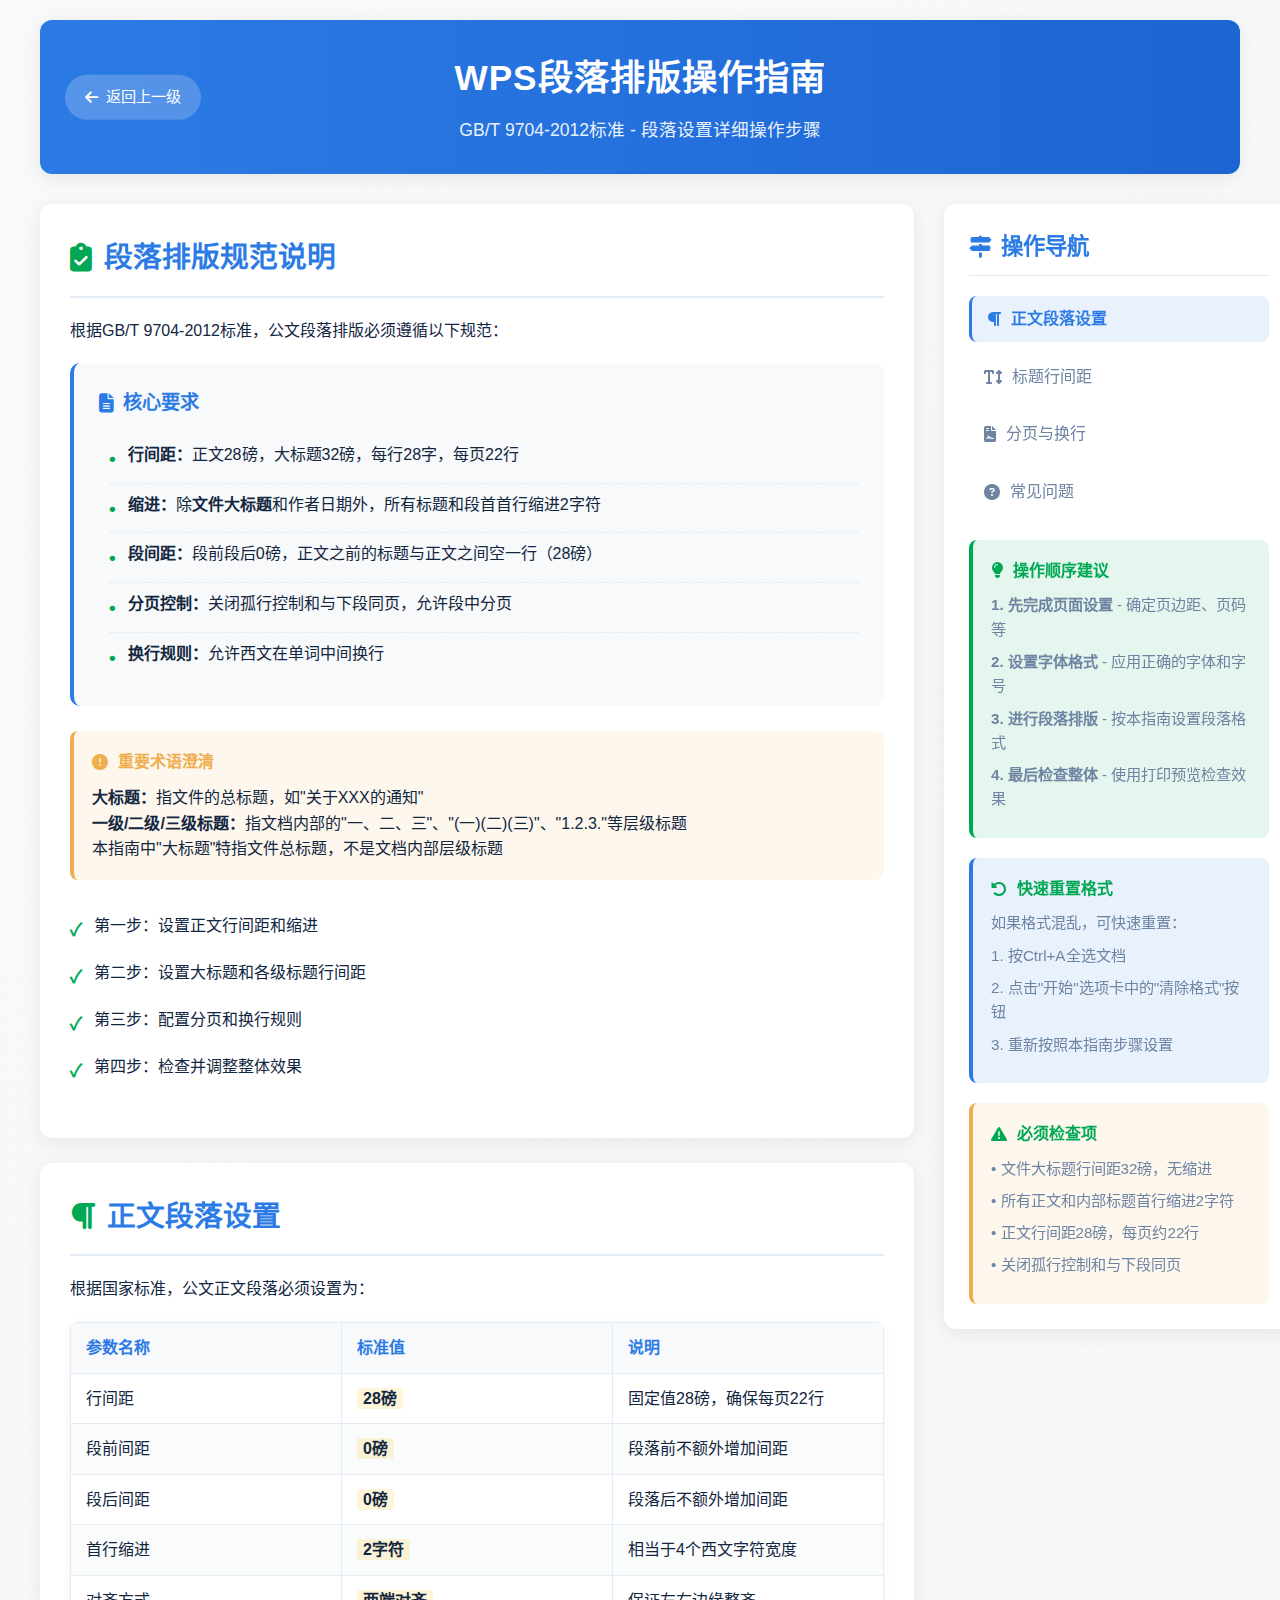
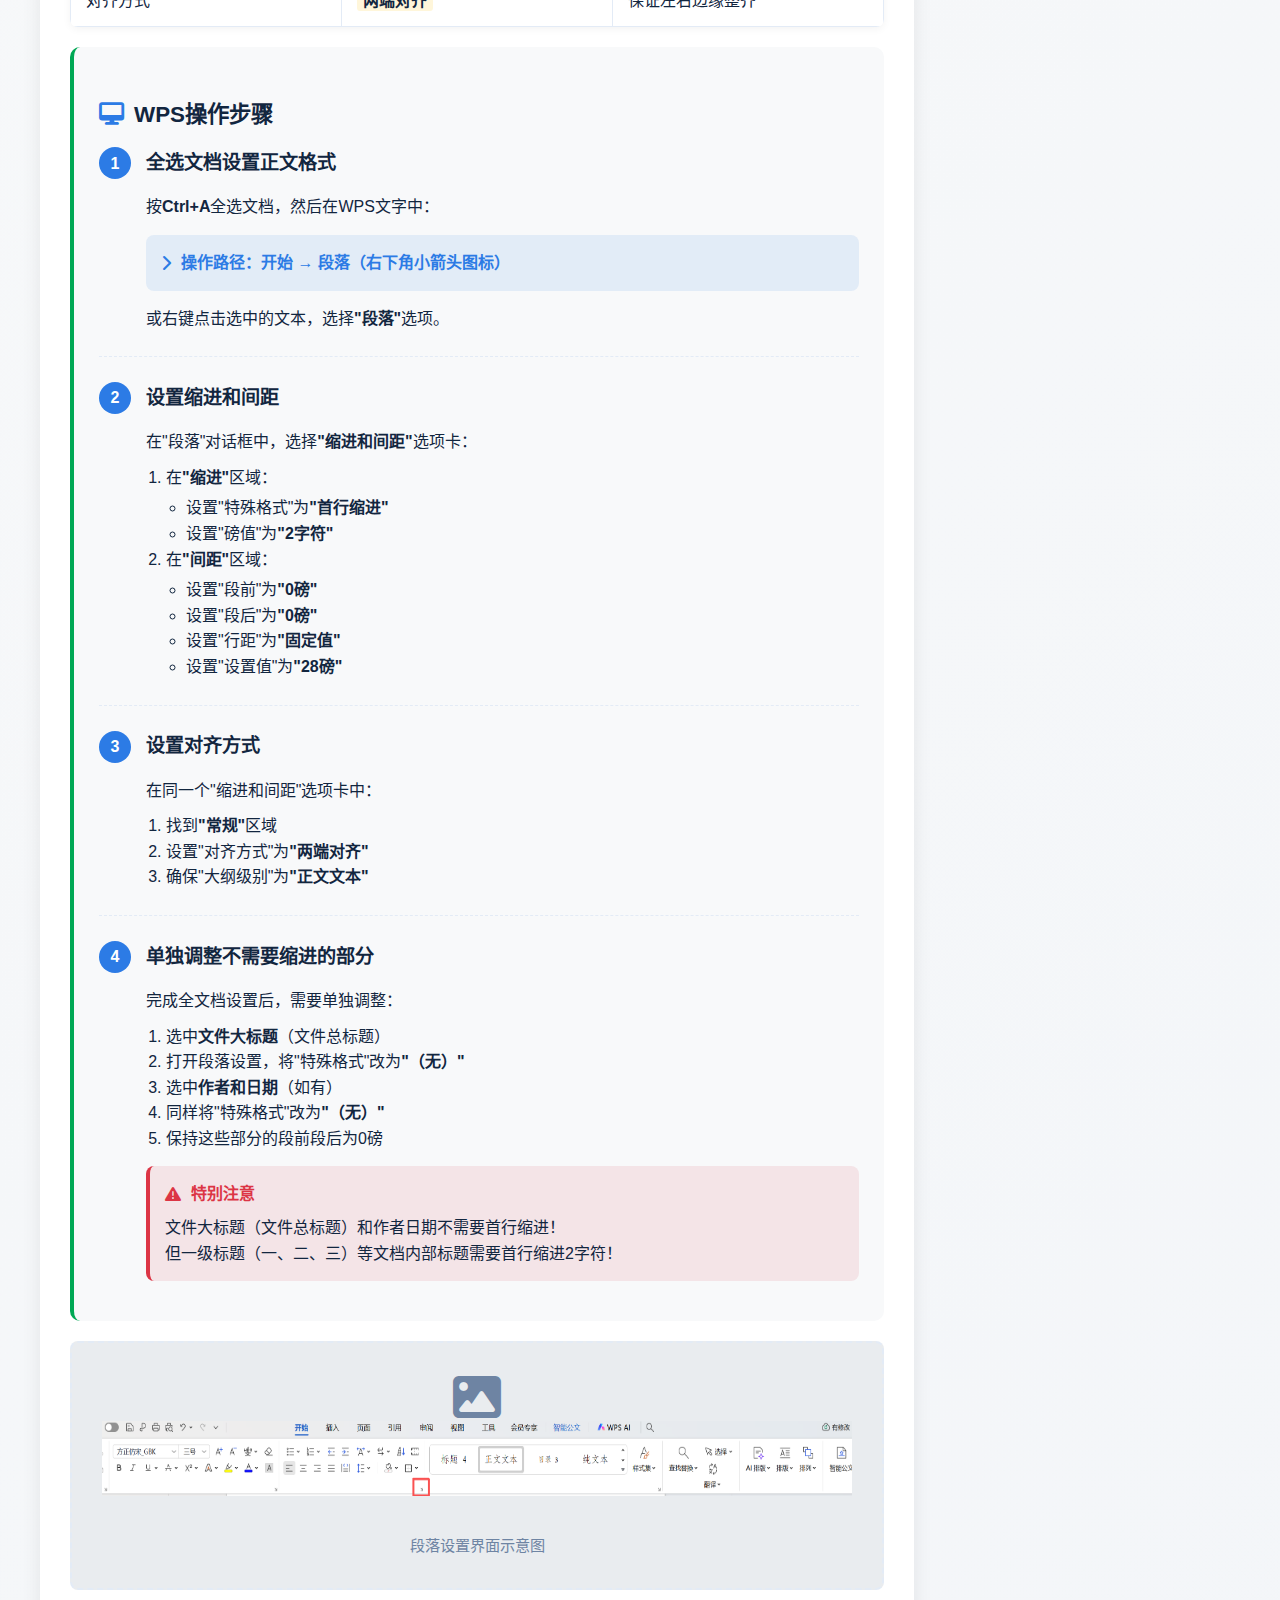
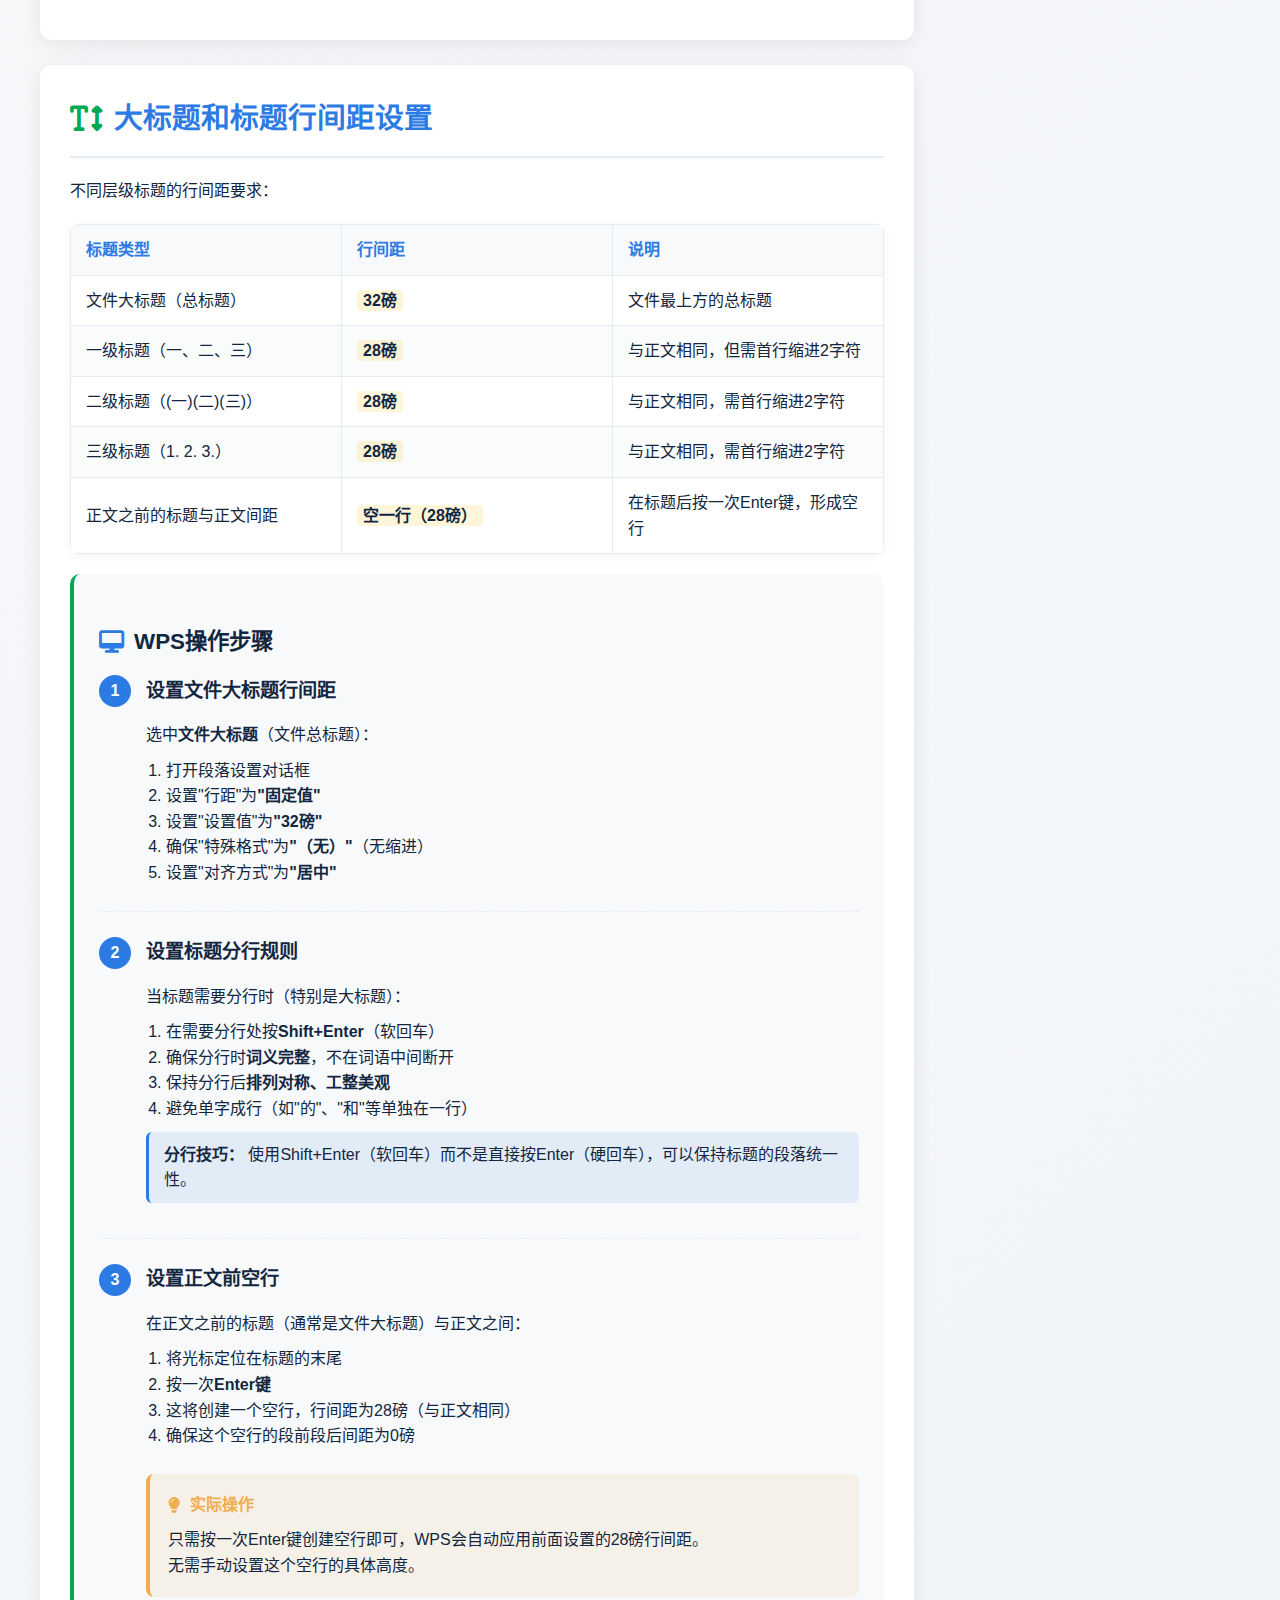
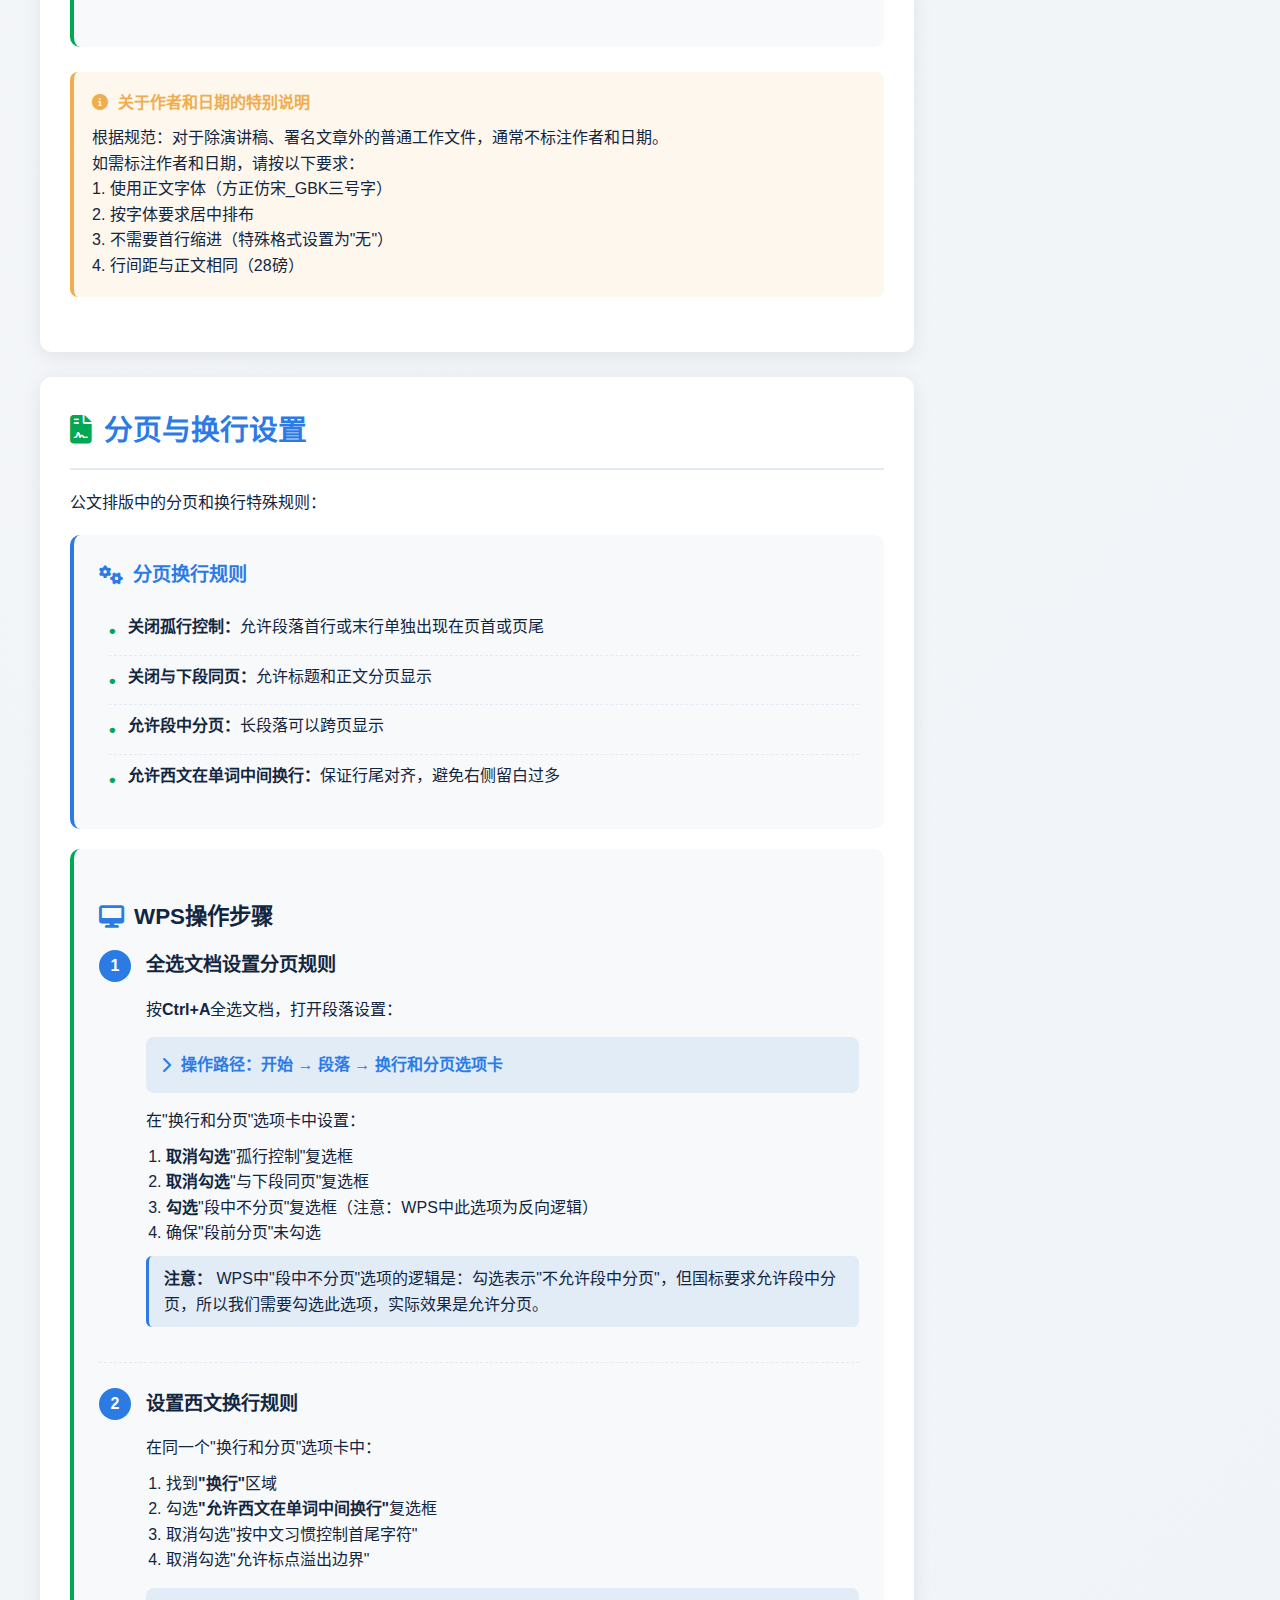
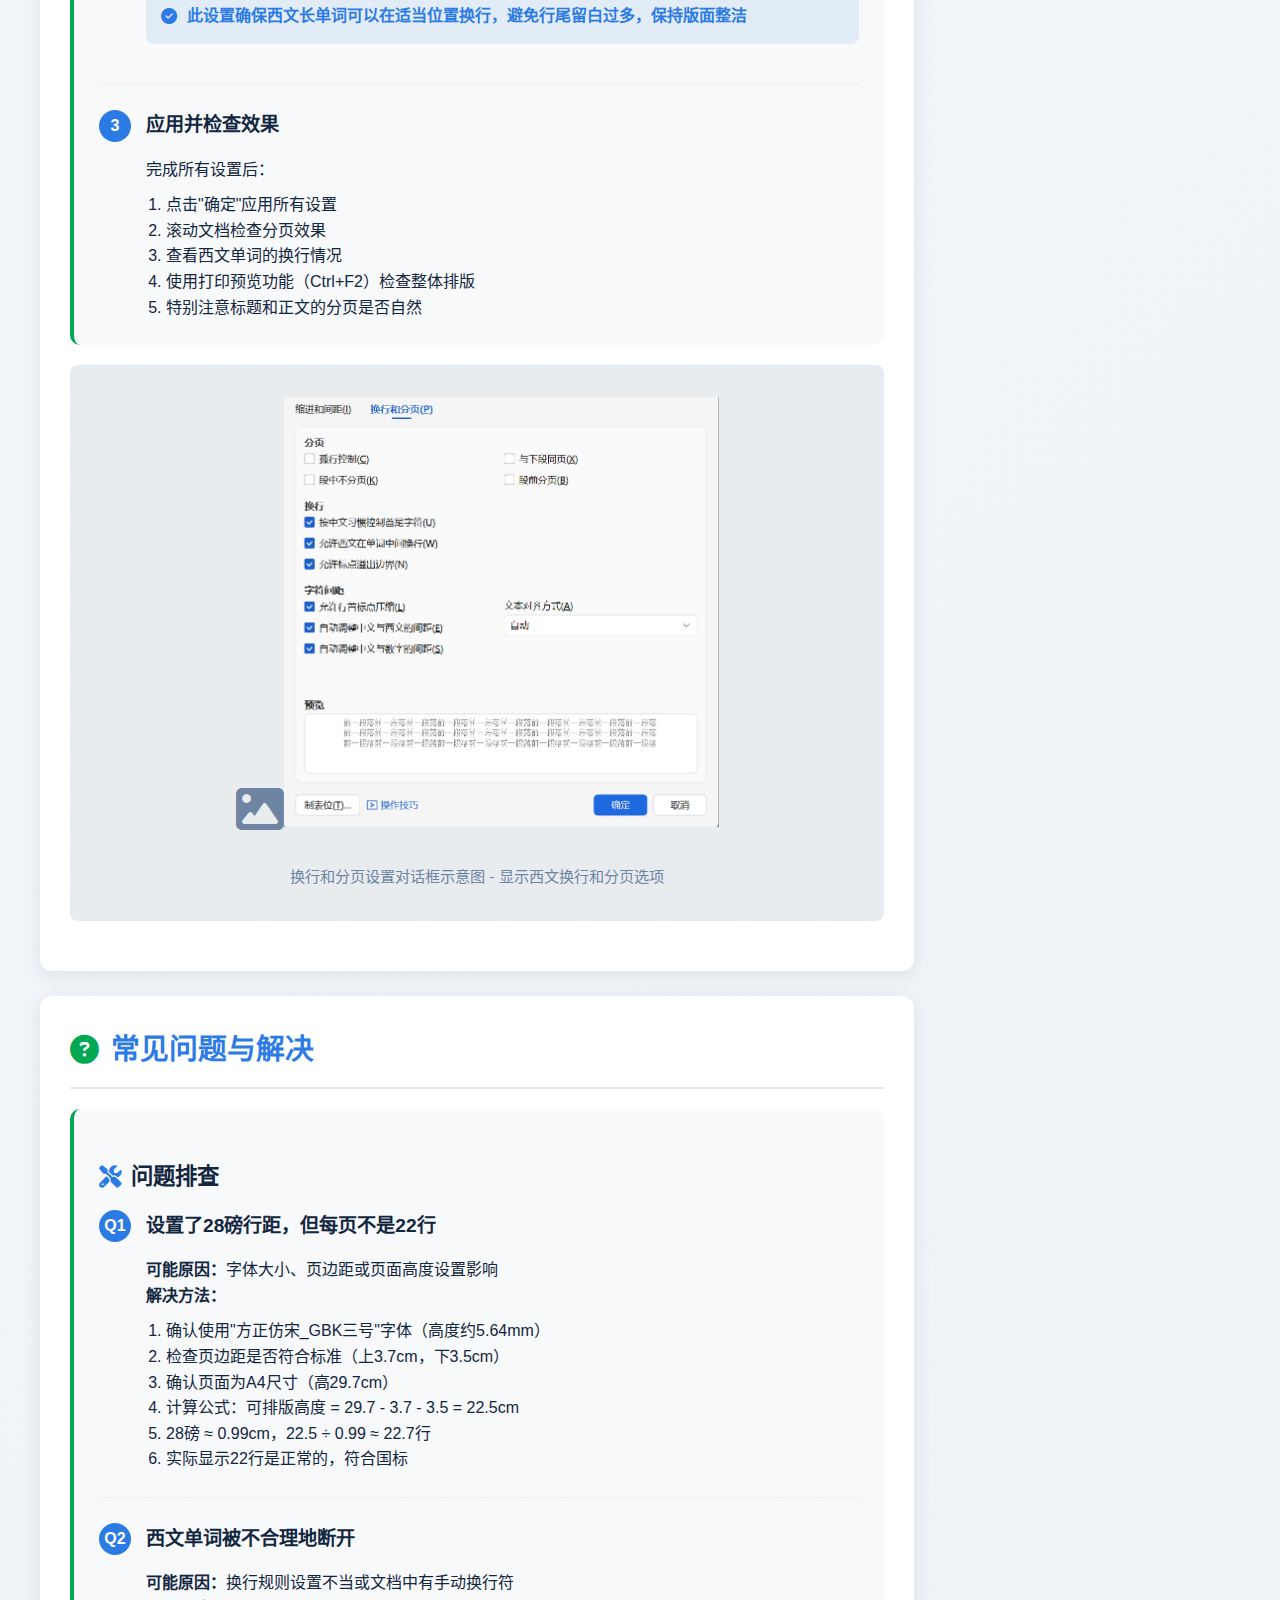
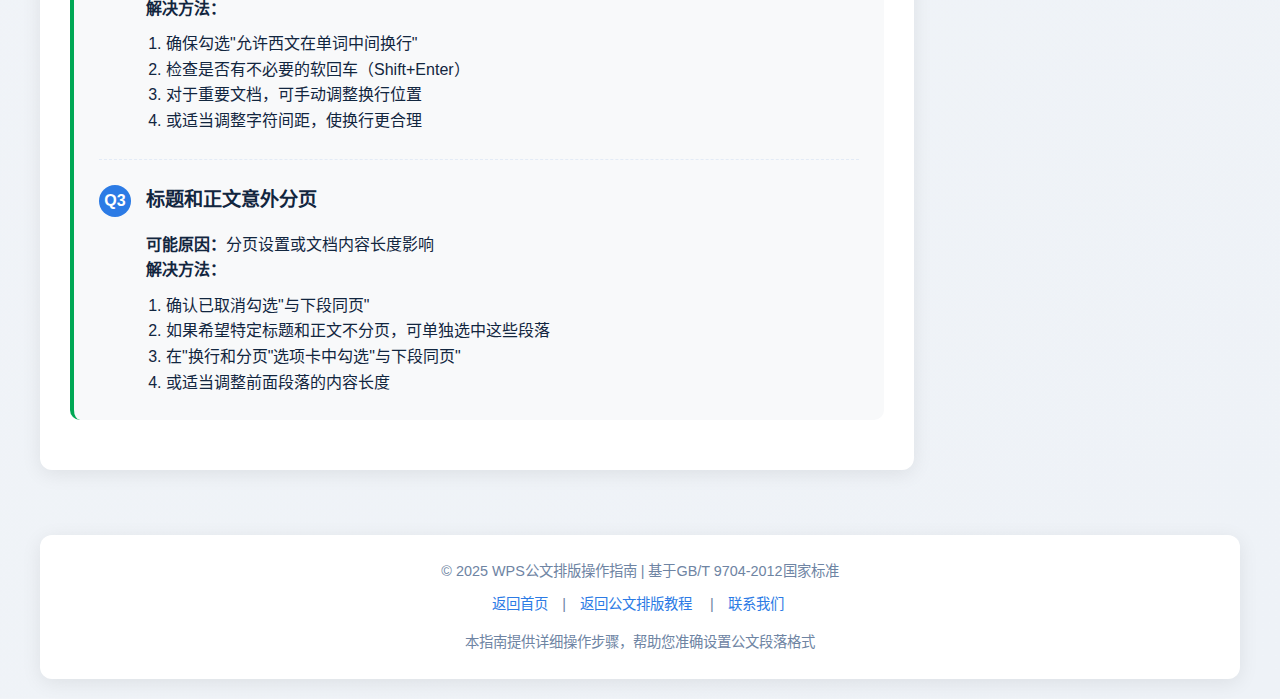
<file: 段落排布.html>
<!DOCTYPE html>
<html lang="zh-CN">
<head>
    <meta charset="UTF-8">
    <meta name="viewport" content="width=device-width, initial-scale=1.0">
    <title>WPS段落排版操作指南 - GB/T 9704-2012</title>
    <link rel="stylesheet" href="https://cdnjs.cloudflare.com/ajax/libs/font-awesome/6.4.0/css/all.min.css">
    <style>
        :root {
            --primary-color: #2c7be5;
            --secondary-color: #6e84a3;
            --accent-color: #00a854;
            --warning-color: #f0ad4e;
            --light-bg: #f8f9fa;
            --card-bg: #ffffff;
            --text-primary: #12263f;
            --text-secondary: #6e84a3;
            --border-color: #e3ebf6;
            --shadow: 0 4px 20px rgba(0, 0, 0, 0.08);
            --shadow-hover: 0 8px 30px rgba(0, 0, 0, 0.12);
            --border-radius: 12px;
            --transition: all 0.3s ease;
        }

        * {
            margin: 0;
            padding: 0;
            box-sizing: border-box;
        }

        body {
            font-family: 'Segoe UI', 'Microsoft YaHei', sans-serif;
            line-height: 1.6;
            color: var(--text-primary);
            background: linear-gradient(135deg, #f8f9fa 0%, #eef2f7 100%);
            min-height: 100vh;
            padding: 20px;
        }

        .container {
            max-width: 1200px;
            margin: 0 auto;
        }

        .header {
            text-align: center;
            padding: 30px 20px;
            margin-bottom: 30px;
            background: linear-gradient(90deg, var(--primary-color) 0%, #1c65d3 100%);
            border-radius: var(--border-radius);
            color: white;
            box-shadow: var(--shadow);
            position: relative;
            overflow: hidden;
        }

        .header h1 {
            font-size: 2.2rem;
            font-weight: 700;
            margin-bottom: 10px;
            letter-spacing: 1px;
        }

        .header p {
            font-size: 1.1rem;
            opacity: 0.9;
            max-width: 700px;
            margin: 0 auto;
        }

        .back-btn {
            position: absolute;
            left: 25px;
            top: 50%;
            transform: translateY(-50%);
            color: white;
            background: rgba(255, 255, 255, 0.2);
            border: none;
            border-radius: 50px;
            padding: 10px 20px;
            font-size: 0.95rem;
            cursor: pointer;
            transition: var(--transition);
            display: flex;
            align-items: center;
            gap: 8px;
            text-decoration: none;
        }

        .back-btn:hover {
            background: rgba(255, 255, 255, 0.3);
        }

        .main-content {
            display: grid;
            grid-template-columns: 1fr 350px;
            gap: 30px;
            margin-bottom: 40px;
        }

        @media (max-width: 992px) {
            .main-content {
                grid-template-columns: 1fr;
            }
        }

        .content-card {
            background-color: var(--card-bg);
            border-radius: var(--border-radius);
            padding: 30px;
            box-shadow: var(--shadow);
            margin-bottom: 25px;
            transition: var(--transition);
        }

        .content-card:hover {
            box-shadow: var(--shadow-hover);
        }

        .content-card h2 {
            color: var(--primary-color);
            font-size: 1.8rem;
            margin-bottom: 20px;
            padding-bottom: 15px;
            border-bottom: 2px solid var(--border-color);
            display: flex;
            align-items: center;
            gap: 12px;
        }

        .content-card h2 i {
            color: var(--accent-color);
        }

        .content-card h3 {
            color: var(--text-primary);
            font-size: 1.4rem;
            margin: 25px 0 15px 0;
            display: flex;
            align-items: center;
            gap: 10px;
        }

        .content-card h3 i {
            color: var(--primary-color);
        }

        /* 规范要求样式 */
        .requirement-box {
            background-color: #f8f9fa;
            border-radius: 10px;
            padding: 25px;
            margin: 20px 0;
            border-left: 4px solid var(--primary-color);
        }

        .requirement-title {
            font-size: 1.2rem;
            font-weight: 600;
            color: var(--primary-color);
            margin-bottom: 15px;
            display: flex;
            align-items: center;
            gap: 10px;
        }

        .requirement-list {
            list-style-type: none;
            margin-left: 10px;
        }

        .requirement-list li {
            padding: 8px 0;
            border-bottom: 1px dashed var(--border-color);
            display: flex;
            align-items: flex-start;
        }

        .requirement-list li:last-child {
            border-bottom: none;
        }

        .requirement-list li::before {
            content: "•";
            color: var(--accent-color);
            font-weight: bold;
            margin-right: 12px;
            font-size: 1.2rem;
            flex-shrink: 0;
            margin-top: 2px;
        }

        /* 操作步骤样式 */
        .step-container {
            background-color: #f8f9fa;
            border-radius: 10px;
            padding: 25px;
            margin: 20px 0;
            border-left: 4px solid var(--accent-color);
        }

        .step {
            margin-bottom: 25px;
            padding-bottom: 25px;
            border-bottom: 1px dashed var(--border-color);
            transition: var(--transition);
        }

        .step:hover {
            background-color: rgba(255, 255, 255, 0.7);
            border-radius: 8px;
            padding: 15px;
            margin: -5px -10px 20px -10px;
        }

        .step:last-child {
            margin-bottom: 0;
            padding-bottom: 0;
            border-bottom: none;
        }

        .step-header {
            display: flex;
            align-items: center;
            margin-bottom: 15px;
        }

        .step-number {
            background-color: var(--primary-color);
            color: white;
            width: 32px;
            height: 32px;
            border-radius: 50%;
            display: flex;
            align-items: center;
            justify-content: center;
            font-weight: bold;
            margin-right: 15px;
            flex-shrink: 0;
        }

        .step-title {
            font-size: 1.2rem;
            font-weight: 600;
            color: var(--text-primary);
        }

        .step-content {
            padding-left: 47px;
        }

        .wps-path {
            background-color: rgba(44, 123, 229, 0.1);
            border-radius: 8px;
            padding: 15px;
            margin: 15px 0;
            font-weight: 600;
            color: var(--primary-color);
            display: flex;
            align-items: center;
            gap: 10px;
            transition: var(--transition);
        }

        .wps-path:hover {
            background-color: rgba(44, 123, 229, 0.15);
        }

        .wps-path i {
            color: var(--primary-color);
        }

        .parameter-table {
            width: 100%;
            border-collapse: collapse;
            margin: 20px 0;
            border-radius: 8px;
            overflow: hidden;
            box-shadow: 0 2px 8px rgba(0, 0, 0, 0.05);
        }

        .parameter-table th, .parameter-table td {
            border: 1px solid var(--border-color);
            padding: 12px 15px;
            text-align: left;
        }

        .parameter-table th {
            background-color: var(--light-bg);
            font-weight: 600;
            color: var(--primary-color);
            width: 30%;
        }

        .parameter-table td {
            background-color: white;
        }

        .parameter-table tr:nth-child(even) td {
            background-color: rgba(248, 249, 250, 0.7);
        }

        .parameter-table tr:hover td {
            background-color: rgba(44, 123, 229, 0.05);
        }

        .screenshot-container {
            background-color: #e9ecef;
            border-radius: 8px;
            padding: 30px;
            text-align: center;
            margin: 20px 0;
            border: 2px dashed var(--border-color);
            transition: var(--transition);
        }

        .screenshot-container:hover {
            border-color: var(--primary-color);
            background-color: #f0f5ff;
        }

        .screenshot-placeholder {
            font-size: 3rem;
            color: var(--secondary-color);
            margin-bottom: 15px;
        }

        .screenshot-caption {
            color: var(--text-secondary);
            margin-top: 15px;
            font-size: 0.95rem;
        }

        .important-note {
            background-color: rgba(240, 173, 78, 0.1);
            border-left: 4px solid var(--warning-color);
            padding: 18px;
            border-radius: 8px;
            margin: 25px 0;
            transition: var(--transition);
        }

        .important-note:hover {
            background-color: rgba(240, 173, 78, 0.15);
        }

        .important-note h4 {
            color: var(--warning-color);
            margin-bottom: 10px;
            display: flex;
            align-items: center;
            gap: 10px;
        }

        /* 侧边栏样式 */
        .sidebar {
            background-color: var(--card-bg);
            border-radius: var(--border-radius);
            padding: 25px;
            box-shadow: var(--shadow);
            height: fit-content;
            position: sticky;
            top: 20px;
            transition: var(--transition);
        }

        .sidebar:hover {
            box-shadow: var(--shadow-hover);
        }

        .sidebar h3 {
            color: var(--primary-color);
            font-size: 1.4rem;
            margin-bottom: 20px;
            padding-bottom: 10px;
            border-bottom: 1px solid var(--border-color);
            display: flex;
            align-items: center;
            gap: 10px;
        }

        .quick-nav {
            list-style-type: none;
        }

        .quick-nav li {
            margin-bottom: 12px;
        }

        .quick-nav a {
            color: var(--text-secondary);
            text-decoration: none;
            display: flex;
            align-items: center;
            gap: 10px;
            padding: 10px 15px;
            border-radius: 8px;
            transition: var(--transition);
        }

        .quick-nav a:hover {
            background-color: var(--light-bg);
            color: var(--primary-color);
            transform: translateX(5px);
        }

        .quick-nav a.active {
            background-color: rgba(44, 123, 229, 0.1);
            color: var(--primary-color);
            font-weight: 600;
            border-left: 3px solid var(--primary-color);
        }

        .wps-tip {
            background-color: rgba(0, 168, 84, 0.1);
            border-left: 4px solid var(--accent-color);
            padding: 18px;
            border-radius: 8px;
            margin-top: 25px;
            transition: var(--transition);
        }

        .wps-tip:hover {
            background-color: rgba(0, 168, 84, 0.15);
        }

        .wps-tip h4 {
            color: var(--accent-color);
            margin-bottom: 10px;
            display: flex;
            align-items: center;
            gap: 10px;
        }

        .wps-tip p {
            color: var(--text-secondary);
            font-size: 0.95rem;
            margin-bottom: 8px;
        }

        .footer {
            text-align: center;
            padding: 25px;
            color: var(--text-secondary);
            font-size: 0.9rem;
            background-color: var(--card-bg);
            border-radius: var(--border-radius);
            box-shadow: var(--shadow);
            margin-top: 20px;
        }

        .footer-links {
            margin-top: 10px;
        }

        .footer-links a {
            color: var(--primary-color);
            text-decoration: none;
            margin: 0 10px;
            transition: var(--transition);
        }

        .footer-links a:hover {
            text-decoration: underline;
            color: var(--accent-color);
        }

        @media (max-width: 768px) {
            .header h1 {
                font-size: 1.8rem;
                margin-top: 10px;
            }
            
            .back-btn {
                position: relative;
                left: 0;
                top: 0;
                transform: none;
                margin-bottom: 15px;
                align-self: flex-start;
            }
            
            .header {
                display: flex;
                flex-direction: column;
                align-items: flex-start;
            }
            
            .content-card {
                padding: 20px;
            }
            
            .step-content {
                padding-left: 0;
            }
            
            .step-header {
                margin-bottom: 20px;
            }
        }

        @media (max-width: 480px) {
            body {
                padding: 10px;
            }
            
            .header {
                padding: 20px 15px;
            }
            
            .header h1 {
                font-size: 1.6rem;
            }
        }
        
        .highlight {
            background-color: rgba(255, 193, 7, 0.15);
            padding: 2px 6px;
            border-radius: 3px;
            font-weight: 600;
            transition: var(--transition);
        }
        
        .highlight:hover {
            background-color: rgba(255, 193, 7, 0.25);
        }
        
        .key-operation {
            background-color: rgba(44, 123, 229, 0.1);
            border-radius: 6px;
            padding: 10px 15px;
            margin: 10px 0;
            border-left: 3px solid var(--primary-color);
        }
        
        .checklist {
            list-style-type: none;
            margin: 15px 0;
        }
        
        .checklist li {
            padding: 8px 0;
            display: flex;
            align-items: flex-start;
            transition: var(--transition);
        }
        
        .checklist li:hover {
            background-color: rgba(0, 168, 84, 0.05);
            border-radius: 6px;
            padding: 8px 12px;
        }
        
        .checklist li::before {
            content: "✓";
            color: var(--accent-color);
            font-weight: bold;
            margin-right: 12px;
            font-size: 1.1rem;
            flex-shrink: 0;
            margin-top: 3px;
        }
        
        .warning-note {
            background-color: rgba(220, 53, 69, 0.1);
            border-left: 4px solid #dc3545;
            padding: 15px;
            border-radius: 8px;
            margin: 15px 0;
        }
        
        .warning-note h4 {
            color: #dc3545;
            margin-bottom: 8px;
            display: flex;
            align-items: center;
            gap: 10px;
        }
    </style>
</head>
<body>
    <div class="container">
        <header class="header">
            <a href="word.html" class="back-btn">
                <i class="fas fa-arrow-left"></i> 返回上一级
            </a>
            <h1>WPS段落排版操作指南</h1>
            <p>GB/T 9704-2012标准 - 段落设置详细操作步骤</p>
        </header>

        <div class="main-content">
            <div class="content-main">
                <!-- 段落排版规范说明 -->
                <div class="content-card">
                    <h2><i class="fas fa-clipboard-check"></i> 段落排版规范说明</h2>
                    <p>根据GB/T 9704-2012标准，公文段落排版必须遵循以下规范：</p>
                    
                    <div class="requirement-box">
                        <div class="requirement-title">
                            <i class="fas fa-file-alt"></i> 核心要求
                        </div>
                        <ul class="requirement-list">
                            <li><strong>行间距：</strong>正文28磅，大标题32磅，每行28字，每页22行</li>
                            <li><strong>缩进：</strong>除<strong>文件大标题</strong>和作者日期外，所有标题和段首首行缩进2字符</li>
                            <li><strong>段间距：</strong>段前段后0磅，正文之前的标题与正文之间空一行（28磅）</li>
                            <li><strong>分页控制：</strong>关闭孤行控制和与下段同页，允许段中分页</li>
                            <li><strong>换行规则：</strong>允许西文在单词中间换行</li>
                        </ul>
                    </div>
                    
                    <div class="important-note">
                        <h4><i class="fas fa-exclamation-circle"></i> 重要术语澄清</h4>
                        <p><strong>大标题：</strong>指文件的总标题，如"关于XXX的通知"</p>
                        <p><strong>一级/二级/三级标题：</strong>指文档内部的"一、二、三"、"(一)(二)(三)"、"1.2.3."等层级标题</p>
                        <p>本指南中"大标题"特指文件总标题，不是文档内部层级标题</p>
                    </div>
                    
                    <div class="checklist">
                        <li>第一步：设置正文行间距和缩进</li>
                        <li>第二步：设置大标题和各级标题行间距</li>
                        <li>第三步：配置分页和换行规则</li>
                        <li>第四步：检查并调整整体效果</li>
                    </div>
                </div>

                <!-- 正文段落设置 -->
                <div class="content-card" id="body-paragraph">
                    <h2><i class="fas fa-paragraph"></i> 正文段落设置</h2>
                    <p>根据国家标准，公文正文段落必须设置为：</p>
                    
                    <table class="parameter-table">
                        <thead>
                            <tr>
                                <th>参数名称</th>
                                <th>标准值</th>
                                <th>说明</th>
                            </tr>
                        </thead>
                        <tbody>
                            <tr>
                                <td>行间距</td>
                                <td><span class="highlight">28磅</span></td>
                                <td>固定值28磅，确保每页22行</td>
                            </tr>
                            <tr>
                                <td>段前间距</td>
                                <td><span class="highlight">0磅</span></td>
                                <td>段落前不额外增加间距</td>
                            </tr>
                            <tr>
                                <td>段后间距</td>
                                <td><span class="highlight">0磅</span></td>
                                <td>段落后不额外增加间距</td>
                            </tr>
                            <tr>
                                <td>首行缩进</td>
                                <td><span class="highlight">2字符</span></td>
                                <td>相当于4个西文字符宽度</td>
                            </tr>
                            <tr>
                                <td>对齐方式</td>
                                <td><span class="highlight">两端对齐</span></td>
                                <td>保证左右边缘整齐</td>
                            </tr>
                        </tbody>
                    </table>
                    
                    <div class="step-container">
                        <h3><i class="fas fa-desktop"></i> WPS操作步骤</h3>
                        
                        <div class="step">
                            <div class="step-header">
                                <div class="step-number">1</div>
                                <div class="step-title">全选文档设置正文格式</div>
                            </div>
                            <div class="step-content">
                                <p>按<strong>Ctrl+A</strong>全选文档，然后在WPS文字中：</p>
                                <div class="wps-path">
                                    <i class="fas fa-chevron-right"></i>
                                    <span>操作路径：开始 → 段落（右下角小箭头图标）</span>
                                </div>
                                <p>或右键点击选中的文本，选择<strong>"段落"</strong>选项。</p>
                            </div>
                        </div>
                        
                        <div class="step">
                            <div class="step-header">
                                <div class="step-number">2</div>
                                <div class="step-title">设置缩进和间距</div>
                            </div>
                            <div class="step-content">
                                <p>在"段落"对话框中，选择<strong>"缩进和间距"</strong>选项卡：</p>
                                <ol style="margin-left: 20px; margin-top: 10px;">
                                    <li>在<strong>"缩进"</strong>区域：
                                        <ul style="margin-left: 20px; margin-top: 5px;">
                                            <li>设置"特殊格式"为<strong>"首行缩进"</strong></li>
                                            <li>设置"磅值"为<strong>"2字符"</strong></li>
                                        </ul>
                                    </li>
                                    <li>在<strong>"间距"</strong>区域：
                                        <ul style="margin-left: 20px; margin-top: 5px;">
                                            <li>设置"段前"为<strong>"0磅"</strong></li>
                                            <li>设置"段后"为<strong>"0磅"</strong></li>
                                            <li>设置"行距"为<strong>"固定值"</strong></li>
                                            <li>设置"设置值"为<strong>"28磅"</strong></li>
                                        </ul>
                                    </li>
                                </ol>
                            </div>
                        </div>
                        
                        <div class="step">
                            <div class="step-header">
                                <div class="step-number">3</div>
                                <div class="step-title">设置对齐方式</div>
                            </div>
                            <div class="step-content">
                                <p>在同一个"缩进和间距"选项卡中：</p>
                                <ol style="margin-left: 20px; margin-top: 10px;">
                                    <li>找到<strong>"常规"</strong>区域</li>
                                    <li>设置"对齐方式"为<strong>"两端对齐"</strong></li>
                                    <li>确保"大纲级别"为<strong>"正文文本"</strong></li>
                                </ol>
                            </div>
                        </div>
                        
                        <div class="step">
                            <div class="step-header">
                                <div class="step-number">4</div>
                                <div class="step-title">单独调整不需要缩进的部分</div>
                            </div>
                            <div class="step-content">
                                <p>完成全文档设置后，需要单独调整：</p>
                                <ol style="margin-left: 20px; margin-top: 10px;">
                                    <li>选中<strong>文件大标题</strong>（文件总标题）</li>
                                    <li>打开段落设置，将"特殊格式"改为<strong>"（无）"</strong></li>
                                    <li>选中<strong>作者和日期</strong>（如有）</li>
                                    <li>同样将"特殊格式"改为<strong>"（无）"</strong></li>
                                    <li>保持这些部分的段前段后为0磅</li>
                                </ol>
                                
                                <div class="warning-note">
                                    <h4><i class="fas fa-exclamation-triangle"></i> 特别注意</h4>
                                    <p>文件大标题（文件总标题）和作者日期不需要首行缩进！</p>
                                    <p>但一级标题（一、二、三）等文档内部标题需要首行缩进2字符！</p>
                                </div>
                            </div>
                        </div>
                    </div>
                    
                  <div class="screenshot-container">
                    <div class="screenshot-placeholder">
                            <i class="fas fa-image"><img src="段落设置.png" width="750" height="75" alt=""/></i>
                      </div>
                      <p class="screenshot-caption">段落设置界面示意图</p>
                    </div>
                </div>

                <!-- 大标题和标题行间距设置 -->
                <div class="content-card" id="title-spacing">
                    <h2><i class="fas fa-text-height"></i> 大标题和标题行间距设置</h2>
                    <p>不同层级标题的行间距要求：</p>
                    
                    <table class="parameter-table">
                        <thead>
                            <tr>
                                <th>标题类型</th>
                                <th>行间距</th>
                                <th>说明</th>
                            </tr>
                        </thead>
                        <tbody>
                            <tr>
                                <td>文件大标题（总标题）</td>
                                <td><span class="highlight">32磅</span></td>
                                <td>文件最上方的总标题</td>
                            </tr>
                            <tr>
                                <td>一级标题（一、二、三）</td>
                                <td><span class="highlight">28磅</span></td>
                                <td>与正文相同，但需首行缩进2字符</td>
                            </tr>
                            <tr>
                                <td>二级标题（(一)(二)(三)）</td>
                                <td><span class="highlight">28磅</span></td>
                                <td>与正文相同，需首行缩进2字符</td>
                            </tr>
                            <tr>
                                <td>三级标题（1. 2. 3.）</td>
                                <td><span class="highlight">28磅</span></td>
                                <td>与正文相同，需首行缩进2字符</td>
                            </tr>
                            <tr>
                                <td>正文之前的标题与正文间距</td>
                                <td><span class="highlight">空一行（28磅）</span></td>
                                <td>在标题后按一次Enter键，形成空行</td>
                            </tr>
                        </tbody>
                    </table>
                    
                    <div class="step-container">
                        <h3><i class="fas fa-desktop"></i> WPS操作步骤</h3>
                        
                        <div class="step">
                            <div class="step-header">
                                <div class="step-number">1</div>
                                <div class="step-title">设置文件大标题行间距</div>
                            </div>
                            <div class="step-content">
                                <p>选中<strong>文件大标题</strong>（文件总标题）：</p>
                                <ol style="margin-left: 20px; margin-top: 10px;">
                                    <li>打开段落设置对话框</li>
                                    <li>设置"行距"为<strong>"固定值"</strong></li>
                                    <li>设置"设置值"为<strong>"32磅"</strong></li>
                                    <li>确保"特殊格式"为<strong>"（无）"</strong>（无缩进）</li>
                                    <li>设置"对齐方式"为<strong>"居中"</strong></li>
                                </ol>
                            </div>
                        </div>
                        
                        <div class="step">
                            <div class="step-header">
                                <div class="step-number">2</div>
                                <div class="step-title">设置标题分行规则</div>
                            </div>
                            <div class="step-content">
                                <p>当标题需要分行时（特别是大标题）：</p>
                                <ol style="margin-left: 20px; margin-top: 10px;">
                                    <li>在需要分行处按<strong>Shift+Enter</strong>（软回车）</li>
                                    <li>确保分行时<strong>词义完整</strong>，不在词语中间断开</li>
                                    <li>保持分行后<strong>排列对称、工整美观</strong></li>
                                    <li>避免单字成行（如"的"、"和"等单独在一行）</li>
                                </ol>
                                
                                <div class="key-operation">
                                    <strong>分行技巧：</strong> 使用Shift+Enter（软回车）而不是直接按Enter（硬回车），可以保持标题的段落统一性。
                                </div>
                            </div>
                        </div>
                        
                        <div class="step">
                            <div class="step-header">
                                <div class="step-number">3</div>
                                <div class="step-title">设置正文前空行</div>
                            </div>
                            <div class="step-content">
                                <p>在正文之前的标题（通常是文件大标题）与正文之间：</p>
                                <ol style="margin-left: 20px; margin-top: 10px;">
                                    <li>将光标定位在标题的末尾</li>
                                    <li>按一次<strong>Enter键</strong></li>
                                    <li>这将创建一个空行，行间距为28磅（与正文相同）</li>
                                    <li>确保这个空行的段前段后间距为0磅</li>
                                </ol>
                                
                                <div class="important-note">
                                    <h4><i class="fas fa-lightbulb"></i> 实际操作</h4>
                                    <p>只需按一次Enter键创建空行即可，WPS会自动应用前面设置的28磅行间距。</p>
                                    <p>无需手动设置这个空行的具体高度。</p>
                                </div>
                            </div>
                        </div>
                    </div>
                    
                    <div class="important-note">
                        <h4><i class="fas fa-info-circle"></i> 关于作者和日期的特别说明</h4>
                        <p>根据规范：对于除演讲稿、署名文章外的普通工作文件，通常不标注作者和日期。</p>
                        <p>如需标注作者和日期，请按以下要求：</p>
                        <p>1. 使用正文字体（方正仿宋_GBK三号字）</p>
                        <p>2. 按字体要求居中排布</p>
                        <p>3. 不需要首行缩进（特殊格式设置为"无"）</p>
                        <p>4. 行间距与正文相同（28磅）</p>
                    </div>
                </div>

                <!-- 分页和换行设置 -->
                <div class="content-card" id="page-break">
                    <h2><i class="fas fa-file-contract"></i> 分页与换行设置</h2>
                    <p>公文排版中的分页和换行特殊规则：</p>
                    
                    <div class="requirement-box">
                        <div class="requirement-title">
                            <i class="fas fa-cogs"></i> 分页换行规则
                        </div>
                        <ul class="requirement-list">
                            <li><strong>关闭孤行控制：</strong>允许段落首行或末行单独出现在页首或页尾</li>
                            <li><strong>关闭与下段同页：</strong>允许标题和正文分页显示</li>
                            <li><strong>允许段中分页：</strong>长段落可以跨页显示</li>
                            <li><strong>允许西文在单词中间换行：</strong>保证行尾对齐，避免右侧留白过多</li>
                        </ul>
                    </div>
                    
                    <div class="step-container">
                        <h3><i class="fas fa-desktop"></i> WPS操作步骤</h3>
                        
                        <div class="step">
                            <div class="step-header">
                                <div class="step-number">1</div>
                                <div class="step-title">全选文档设置分页规则</div>
                            </div>
                            <div class="step-content">
                                <p>按<strong>Ctrl+A</strong>全选文档，打开段落设置：</p>
                                <div class="wps-path">
                                    <i class="fas fa-chevron-right"></i>
                                    <span>操作路径：开始 → 段落 → 换行和分页选项卡</span>
                                </div>
                                <p>在"换行和分页"选项卡中设置：</p>
                                <ol style="margin-left: 20px; margin-top: 10px;">
                                    <li><strong>取消勾选</strong>"孤行控制"复选框</li>
                                    <li><strong>取消勾选</strong>"与下段同页"复选框</li>
                                    <li><strong>勾选</strong>"段中不分页"复选框（注意：WPS中此选项为反向逻辑）</li>
                                    <li>确保"段前分页"未勾选</li>
                                </ol>
                                
                                <div class="key-operation">
                                    <strong>注意：</strong> WPS中"段中不分页"选项的逻辑是：勾选表示"不允许段中分页"，但国标要求允许段中分页，所以我们需要勾选此选项，实际效果是允许分页。
                                </div>
                            </div>
                        </div>
                        
                        <div class="step">
                            <div class="step-header">
                                <div class="step-number">2</div>
                                <div class="step-title">设置西文换行规则</div>
                            </div>
                            <div class="step-content">
                                <p>在同一个"换行和分页"选项卡中：</p>
                                <ol style="margin-left: 20px; margin-top: 10px;">
                                    <li>找到<strong>"换行"</strong>区域</li>
                                    <li>勾选<strong>"允许西文在单词中间换行"</strong>复选框</li>
                                    <li>取消勾选"按中文习惯控制首尾字符"</li>
                                    <li>取消勾选"允许标点溢出边界"</li>
                                </ol>
                                
                                <div class="wps-path">
                                    <i class="fas fa-check-circle"></i>
                                    <span>此设置确保西文长单词可以在适当位置换行，避免行尾留白过多，保持版面整洁</span>
                                </div>
                            </div>
                        </div>
                        
                        <div class="step">
                            <div class="step-header">
                                <div class="step-number">3</div>
                                <div class="step-title">应用并检查效果</div>
                            </div>
                            <div class="step-content">
                                <p>完成所有设置后：</p>
                                <ol style="margin-left: 20px; margin-top: 10px;">
                                    <li>点击"确定"应用所有设置</li>
                                    <li>滚动文档检查分页效果</li>
                                    <li>查看西文单词的换行情况</li>
                                    <li>使用打印预览功能（Ctrl+F2）检查整体排版</li>
                                    <li>特别注意标题和正文的分页是否自然</li>
                                </ol>
                            </div>
                        </div>
                    </div>
                    
                    <div class="screenshot-container">
                        <div class="screenshot-placeholder">
                            <i class="fas fa-image"><img src="换行与分页.png" width="435" height="430" alt=""/></i>
                        </div>
                        <p class="screenshot-caption">换行和分页设置对话框示意图 - 显示西文换行和分页选项</p>
                    </div>
                </div>

                <!-- 常见问题 -->
                <div class="content-card">
                    <h2><i class="fas fa-question-circle"></i> 常见问题与解决</h2>
                    
                    <div class="step-container">
                        <h3><i class="fas fa-tools"></i> 问题排查</h3>
                        
                        <div class="step">
                            <div class="step-header">
                                <div class="step-number">Q1</div>
                                <div class="step-title">设置了28磅行距，但每页不是22行</div>
                            </div>
                            <div class="step-content">
                                <p><strong>可能原因：</strong>字体大小、页边距或页面高度设置影响</p>
                                <p><strong>解决方法：</strong></p>
                                <ol style="margin-left: 20px; margin-top: 10px;">
                                    <li>确认使用"方正仿宋_GBK三号"字体（高度约5.64mm）</li>
                                    <li>检查页边距是否符合标准（上3.7cm，下3.5cm）</li>
                                    <li>确认页面为A4尺寸（高29.7cm）</li>
                                    <li>计算公式：可排版高度 = 29.7 - 3.7 - 3.5 = 22.5cm</li>
                                    <li>28磅 ≈ 0.99cm，22.5 ÷ 0.99 ≈ 22.7行</li>
                                    <li>实际显示22行是正常的，符合国标</li>
                                </ol>
                            </div>
                        </div>
                        
                        <div class="step">
                            <div class="step-header">
                                <div class="step-number">Q2</div>
                                <div class="step-title">西文单词被不合理地断开</div>
                            </div>
                            <div class="step-content">
                                <p><strong>可能原因：</strong>换行规则设置不当或文档中有手动换行符</p>
                                <p><strong>解决方法：</strong></p>
                                <ol style="margin-left: 20px; margin-top: 10px;">
                                    <li>确保勾选"允许西文在单词中间换行"</li>
                                    <li>检查是否有不必要的软回车（Shift+Enter）</li>
                                    <li>对于重要文档，可手动调整换行位置</li>
                                    <li>或适当调整字符间距，使换行更合理</li>
                                </ol>
                            </div>
                        </div>
                        
                        <div class="step">
                            <div class="step-header">
                                <div class="step-number">Q3</div>
                                <div class="step-title">标题和正文意外分页</div>
                            </div>
                            <div class="step-content">
                                <p><strong>可能原因：</strong>分页设置或文档内容长度影响</p>
                                <p><strong>解决方法：</strong></p>
                                <ol style="margin-left: 20px; margin-top: 10px;">
                                    <li>确认已取消勾选"与下段同页"</li>
                                    <li>如果希望特定标题和正文不分页，可单独选中这些段落</li>
                                    <li>在"换行和分页"选项卡中勾选"与下段同页"</li>
                                    <li>或适当调整前面段落的内容长度</li>
                                </ol>
                            </div>
                        </div>
                    </div>
                </div>
            </div>

            <!-- 侧边栏 -->
            <div class="sidebar">
                <h3><i class="fas fa-map-signs"></i> 操作导航</h3>
                <ul class="quick-nav">
                    <li><a href="#body-paragraph" class="active"><i class="fas fa-paragraph"></i> 正文段落设置</a></li>
                    <li><a href="#title-spacing"><i class="fas fa-text-height"></i> 标题行间距</a></li>
                    <li><a href="#page-break"><i class="fas fa-file-contract"></i> 分页与换行</a></li>
                    <li><a href="#"><i class="fas fa-question-circle"></i> 常见问题</a></li>
                </ul>
                
                <div class="wps-tip">
                    <h4><i class="fas fa-lightbulb"></i> 操作顺序建议</h4>
                    <p><strong>1. 先完成页面设置</strong> - 确定页边距、页码等</p>
                    <p><strong>2. 设置字体格式</strong> - 应用正确的字体和字号</p>
                    <p><strong>3. 进行段落排版</strong> - 按本指南设置段落格式</p>
                    <p><strong>4. 最后检查整体</strong> - 使用打印预览检查效果</p>
                </div>
                
                <div class="wps-tip" style="background-color: rgba(44, 123, 229, 0.1); border-left-color: var(--primary-color); margin-top: 20px;">
                    <h4><i class="fas fa-undo-alt"></i> 快速重置格式</h4>
                    <p>如果格式混乱，可快速重置：</p>
                    <p>1. 按Ctrl+A全选文档</p>
                    <p>2. 点击"开始"选项卡中的"清除格式"按钮</p>
                    <p>3. 重新按照本指南步骤设置</p>
                </div>
                
                <div class="wps-tip" style="background-color: rgba(240, 173, 78, 0.1); border-left-color: var(--warning-color); margin-top: 20px;">
                    <h4><i class="fas fa-exclamation-triangle"></i> 必须检查项</h4>
                    <p>• 文件大标题行间距32磅，无缩进</p>
                    <p>• 所有正文和内部标题首行缩进2字符</p>
                    <p>• 正文行间距28磅，每页约22行</p>
                    <p>• 关闭孤行控制和与下段同页</p>
                </div>
            </div>
        </div>

        <footer class="footer">
            <p>© 2025 WPS公文排版操作指南 | 基于GB/T 9704-2012国家标准</p>
            <div class="footer-links">
                <a href="index.html">返回首页</a> | 
                <a href="word.html">返回公文排版教程&nbsp;</a> | 
                <a href="联系我们.html">联系我们&nbsp;</a>
            </div>
            <p style="margin-top: 15px;">本指南提供详细操作步骤，帮助您准确设置公文段落格式</p>
        </footer>
    </div>

    <script>
        // 为导航链接添加平滑滚动
        document.addEventListener('DOMContentLoaded', function() {
            const navLinks = document.querySelectorAll('.quick-nav a');
            
            navLinks.forEach(link => {
                link.addEventListener('click', function(e) {
                    e.preventDefault();
                    
                    // 移除所有active类
                    navLinks.forEach(navLink => {
                        navLink.classList.remove('active');
                    });
                    
                    // 添加当前active类
                    this.classList.add('active');
                    
                    // 获取目标元素
                    const targetId = this.getAttribute('href');
                    if (targetId.startsWith('#')) {
                        const targetElement = document.querySelector(targetId);
                        
                        // 平滑滚动到目标位置
                        if (targetElement) {
                            window.scrollTo({
                                top: targetElement.offsetTop - 20,
                                behavior: 'smooth'
                            });
                        }
                    }
                });
            });
            
            // 页面加载动画
            const contentCards = document.querySelectorAll('.content-card');
            contentCards.forEach((card, index) => {
                card.style.opacity = '0';
                card.style.transform = 'translateY(20px)';
                
                setTimeout(() => {
                    card.style.transition = 'opacity 0.5s ease, transform 0.5s ease';
                    card.style.opacity = '1';
                    card.style.transform = 'translateY(0)';
                }, index * 100);
            });
            
            // 更新导航活动状态基于滚动位置
            window.addEventListener('scroll', function() {
                const sections = document.querySelectorAll('.content-card[id]');
                const navLinks = document.querySelectorAll('.quick-nav a');
                
                let currentSection = '';
                
                sections.forEach(section => {
                    const sectionTop = section.offsetTop;
                    const sectionHeight = section.clientHeight;
                    if (scrollY >= (sectionTop - 100)) {
                        currentSection = '#' + section.getAttribute('id');
                    }
                });
                
                navLinks.forEach(link => {
                    link.classList.remove('active');
                    if (link.getAttribute('href') === currentSection) {
                        link.classList.add('active');
                    }
                });
            });
            
            // 为步骤添加点击展开/收起功能
            const stepHeaders = document.querySelectorAll('.step-header');
            stepHeaders.forEach(header => {
                const content = header.nextElementSibling;
                const stepNumber = header.querySelector('.step-number');
                
                header.style.cursor = 'pointer';
                
                header.addEventListener('click', function() {
                    if (content.style.display === 'none' || content.style.display === '') {
                        content.style.display = 'block';
                        stepNumber.style.backgroundColor = 'var(--accent-color)';
                    } else {
                        content.style.display = 'none';
                        stepNumber.style.backgroundColor = 'var(--primary-color)';
                    }
                });
            });
            
            // 添加行数计算器
            const lineCalculator = document.createElement('div');
            lineCalculator.innerHTML = `
                <div style="background: rgba(0,168,84,0.1); border-radius:8px; padding:15px; margin:15px 0;">
                    <h4 style="color:#00a854; margin-bottom:10px;"><i class="fas fa-calculator"></i> 行数计算验证</h4>
                    <p style="margin:5px 0; font-size:0.9em;">A4页面高度：29.7厘米</p>
                    <p style="margin:5px 0; font-size:0.9em;">上下边距：3.7 + 3.5 = 7.2厘米</p>
                    <p style="margin:5px 0; font-size:0.9em;">可排版高度：29.7 - 7.2 = <strong>22.5厘米</strong></p>
                    <p style="margin:5px 0; font-size:0.9em;">28磅 ≈ 0.99厘米</p>
                    <p style="margin:5px 0; font-size:0.9em;">理论行数：22.5 ÷ 0.99 ≈ <strong>22.7行</strong></p>
                    <p style="margin:5px 0; font-size:0.9em; color:#00a854;"><strong>实际显示22行符合国家标准</strong></p>
                </div>
            `;
            
            // 插入到正文段落设置部分
            const bodyParagraphCard = document.querySelector('#body-paragraph .content-card');
            if (bodyParagraphCard) {
                const firstStepContainer = bodyParagraphCard.querySelector('.step-container');
                if (firstStepContainer) {
                    firstStepContainer.insertAdjacentElement('beforebegin', lineCalculator);
                }
            }
        });
    </script>
</body>
</html>
</file>
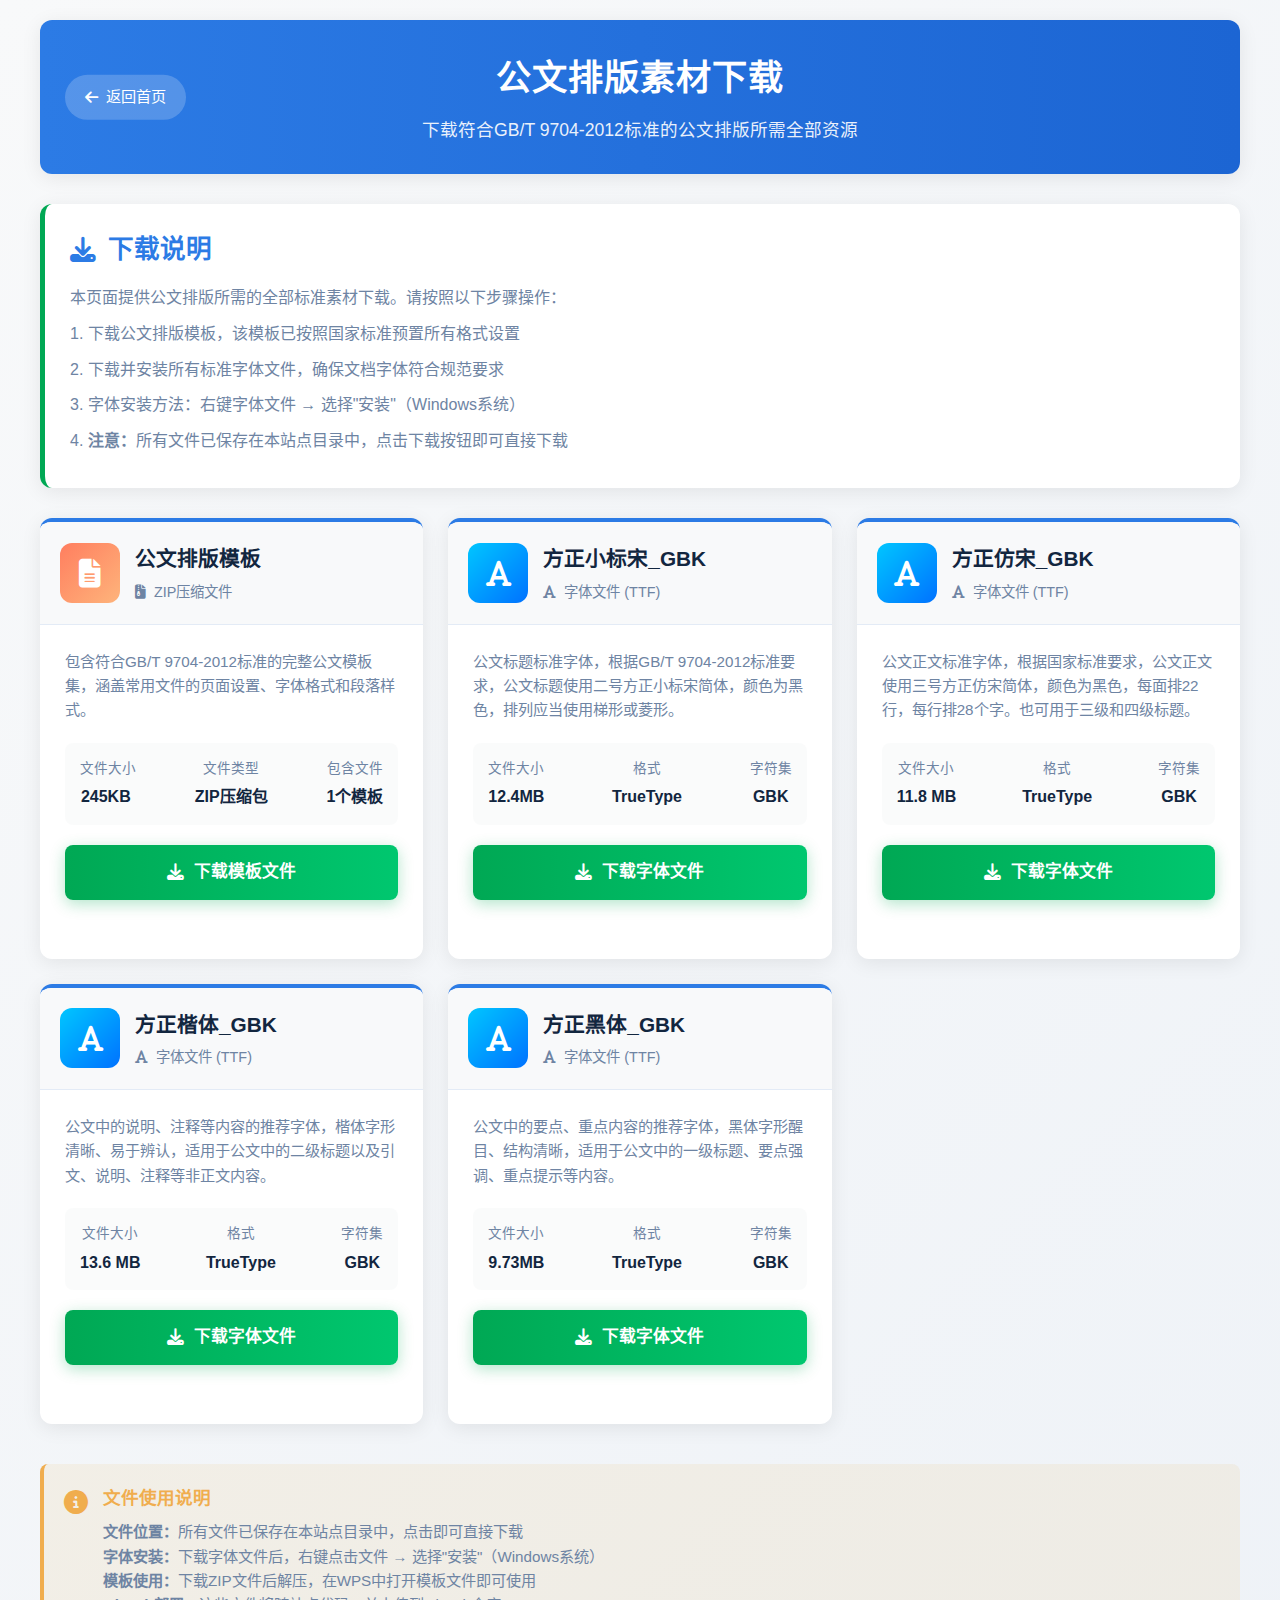
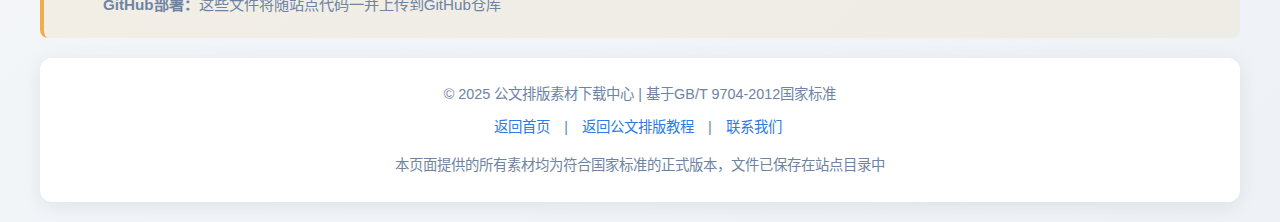
<file: 素材下载.html>
<!DOCTYPE html>
<html lang="zh-CN">
<head>
    <meta charset="UTF-8">
    <meta name="viewport" content="width=device-width, initial-scale=1.0">
    <title>公文排版素材下载 - GB/T 9704-2012</title>
    <link rel="stylesheet" href="https://cdnjs.cloudflare.com/ajax/libs/font-awesome/6.4.0/css/all.min.css">
    <style>
        :root {
            --primary-color: #2c7be5;
            --secondary-color: #6e84a3;
            --accent-color: #00a854;
            --warning-color: #f0ad4e;
            --light-bg: #f8f9fa;
            --card-bg: #ffffff;
            --text-primary: #12263f;
            --text-secondary: #6e84a3;
            --border-color: #e3ebf6;
            --shadow: 0 4px 20px rgba(0, 0, 0, 0.08);
            --shadow-hover: 0 8px 30px rgba(0, 0, 0, 0.12);
            --border-radius: 12px;
            --transition: all 0.3s ease;
        }

        * {
            margin: 0;
            padding: 0;
            box-sizing: border-box;
        }

        body {
            font-family: 'Segoe UI', 'Microsoft YaHei', sans-serif;
            line-height: 1.6;
            color: var(--text-primary);
            background: linear-gradient(135deg, #f8f9fa 0%, #eef2f7 100%);
            min-height: 100vh;
            padding: 20px;
        }

        .container {
            max-width: 1200px;
            margin: 0 auto;
        }

        .header {
            text-align: center;
            padding: 30px 20px;
            margin-bottom: 30px;
            background: linear-gradient(90deg, var(--primary-color) 0%, #1c65d3 100%);
            border-radius: var(--border-radius);
            color: white;
            box-shadow: var(--shadow);
            position: relative;
            overflow: hidden;
        }

        .header h1 {
            font-size: 2.2rem;
            font-weight: 700;
            margin-bottom: 10px;
            letter-spacing: 1px;
        }

        .header p {
            font-size: 1.1rem;
            opacity: 0.9;
            max-width: 700px;
            margin: 0 auto;
        }

        .back-btn {
            position: absolute;
            left: 25px;
            top: 50%;
            transform: translateY(-50%);
            color: white;
            background: rgba(255, 255, 255, 0.2);
            border: none;
            border-radius: 50px;
            padding: 10px 20px;
            font-size: 0.95rem;
            cursor: pointer;
            transition: var(--transition);
            display: flex;
            align-items: center;
            gap: 8px;
            text-decoration: none;
        }

        .back-btn:hover {
            background: rgba(255, 255, 255, 0.3);
        }

        .download-intro {
            background-color: var(--card-bg);
            border-radius: var(--border-radius);
            padding: 25px;
            margin-bottom: 30px;
            box-shadow: var(--shadow);
            border-left: 5px solid var(--accent-color);
        }

        .download-intro h2 {
            color: var(--primary-color);
            margin-bottom: 15px;
            font-size: 1.6rem;
            display: flex;
            align-items: center;
            gap: 12px;
        }

        .download-intro p {
            color: var(--text-secondary);
            margin-bottom: 10px;
        }

        .download-grid {
            display: grid;
            grid-template-columns: repeat(auto-fill, minmax(350px, 1fr));
            gap: 25px;
            margin-bottom: 40px;
        }

        .download-card {
            background-color: var(--card-bg);
            border-radius: var(--border-radius);
            overflow: hidden;
            box-shadow: var(--shadow);
            transition: var(--transition);
            height: 100%;
            display: flex;
            flex-direction: column;
            border-top: 4px solid var(--primary-color);
        }

        .download-card:hover {
            transform: translateY(-8px);
            box-shadow: var(--shadow-hover);
        }

        .download-card-header {
            padding: 20px;
            background-color: var(--light-bg);
            border-bottom: 1px solid var(--border-color);
            display: flex;
            align-items: center;
            gap: 15px;
        }

        .file-icon {
            width: 60px;
            height: 60px;
            border-radius: 12px;
            display: flex;
            align-items: center;
            justify-content: center;
            font-size: 1.8rem;
            color: white;
            flex-shrink: 0;
        }

        .icon-template { background: linear-gradient(135deg, #ff7e5f, #feb47b); }
        .icon-font { background: linear-gradient(135deg, #00c6ff, #0072ff); }

        .file-info h3 {
            font-size: 1.3rem;
            font-weight: 700;
            color: var(--text-primary);
            margin-bottom: 5px;
        }

        .file-type {
            color: var(--text-secondary);
            font-size: 0.9rem;
            display: flex;
            align-items: center;
            gap: 8px;
        }

        .download-card-body {
            padding: 25px;
            flex-grow: 1;
            display: flex;
            flex-direction: column;
        }

        .file-description {
            color: var(--text-secondary);
            margin-bottom: 20px;
            font-size: 0.95rem;
            flex-grow: 1;
        }

        .file-details {
            display: flex;
            justify-content: space-between;
            margin-bottom: 20px;
            padding: 15px;
            background-color: rgba(248, 249, 250, 0.7);
            border-radius: 8px;
        }

        .detail-item {
            text-align: center;
        }

        .detail-label {
            font-size: 0.85rem;
            color: var(--text-secondary);
            margin-bottom: 5px;
        }

        .detail-value {
            font-weight: 600;
            color: var(--text-primary);
        }

        .download-btn {
            display: flex;
            align-items: center;
            justify-content: center;
            gap: 10px;
            background: linear-gradient(to right, var(--accent-color), #00c76f);
            color: white;
            padding: 14px;
            border-radius: 8px;
            text-decoration: none;
            font-weight: 600;
            font-size: 1.05rem;
            text-align: center;
            transition: var(--transition);
            box-shadow: 0 4px 15px rgba(0, 168, 84, 0.3);
            border: none;
            cursor: pointer;
            width: 100%;
        }

        .download-btn:hover {
            background: linear-gradient(to right, #00c76f, var(--accent-color));
            transform: translateY(-2px);
            box-shadow: 0 6px 20px rgba(0, 168, 84, 0.4);
        }

        .notice-box {
            background-color: rgba(240, 173, 78, 0.1);
            border-left: 4px solid var(--warning-color);
            padding: 20px;
            border-radius: 8px;
            margin-top: 30px;
            display: flex;
            align-items: flex-start;
            gap: 15px;
        }

        .notice-icon {
            color: var(--warning-color);
            font-size: 1.5rem;
            flex-shrink: 0;
        }

        .notice-content h4 {
            color: var(--warning-color);
            margin-bottom: 8px;
            font-size: 1.1rem;
        }

        .notice-content p {
            color: var(--text-secondary);
            font-size: 0.95rem;
        }

        .footer {
            text-align: center;
            padding: 25px;
            color: var(--text-secondary);
            font-size: 0.9rem;
            background-color: var(--card-bg);
            border-radius: var(--border-radius);
            box-shadow: var(--shadow);
            margin-top: 20px;
        }

        .footer-links {
            margin-top: 10px;
        }

        .footer-links a {
            color: var(--primary-color);
            text-decoration: none;
            margin: 0 10px;
            transition: var(--transition);
        }

        .footer-links a:hover {
            text-decoration: underline;
            color: var(--accent-color);
        }

        @media (max-width: 768px) {
            .header h1 {
                font-size: 1.8rem;
                margin-top: 10px;
            }
            
            .download-grid {
                grid-template-columns: 1fr;
            }
            
            .back-btn {
                position: relative;
                left: 0;
                top: 0;
                transform: none;
                margin-bottom: 15px;
                align-self: flex-start;
            }
            
            .header {
                display: flex;
                flex-direction: column;
                align-items: flex-start;
            }
            
            .file-details {
                flex-direction: column;
                gap: 10px;
            }
        }

        @media (max-width: 480px) {
            body {
                padding: 10px;
            }
            
            .header {
                padding: 20px 15px;
            }
            
            .header h1 {
                font-size: 1.6rem;
            }
        }
        
        .download-status {
            margin-top: 10px;
            text-align: center;
            font-size: 0.9rem;
            color: var(--accent-color);
            min-height: 24px;
        }
    </style>
</head>
<body>
    <div class="container">
        <header class="header">
            <a href="index.html" class="back-btn">
                <i class="fas fa-arrow-left"></i> 返回首页
            </a>
            <h1>公文排版素材下载</h1>
            <p>下载符合GB/T 9704-2012标准的公文排版所需全部资源</p>
        </header>

        <div class="download-intro">
            <h2><i class="fas fa-download"></i> 下载说明</h2>
            <p>本页面提供公文排版所需的全部标准素材下载。请按照以下步骤操作：</p>
            <p>1. 下载公文排版模板，该模板已按照国家标准预置所有格式设置</p>
            <p>2. 下载并安装所有标准字体文件，确保文档字体符合规范要求</p>
            <p>3. 字体安装方法：右键字体文件 → 选择"安装"（Windows系统）</p>
            <p>4. <strong>注意：</strong>所有文件已保存在本站点目录中，点击下载按钮即可直接下载</p>
        </div>

        <div class="download-grid">
            <!-- 公文排版模板 -->
            <div class="download-card">
                <div class="download-card-header">
                    <div class="file-icon icon-template">
                        <i class="fas fa-file-alt"></i>
                    </div>
                    <div class="file-info">
                        <h3>公文排版模板</h3>
                        <div class="file-type">
                            <i class="fas fa-file-archive"></i> ZIP压缩文件
                        </div>
                    </div>
                </div>
                <div class="download-card-body">
                    <p class="file-description">包含符合GB/T 9704-2012标准的完整公文模板集，涵盖常用文件的页面设置、字体格式和段落样式。</p>
                    
                    <div class="file-details">
                        <div class="detail-item">
                            <div class="detail-label">文件大小</div>
                            <div class="detail-value">245KB&nbsp;</div>
                      </div>
                        <div class="detail-item">
                            <div class="detail-label">文件类型</div>
                            <div class="detail-value">ZIP压缩包</div>
                        </div>
                        <div class="detail-item">
                            <div class="detail-label">包含文件</div>
                            <div class="detail-value">1个模板</div>
                        </div>
                  </div>
                    
                    <a href="公文格式模板.zip" class="download-btn" download>
                        <i class="fas fa-download"></i> 下载模板文件
                    </a>
                    <div class="download-status" id="status-template"></div>
              </div>
            </div>

            <!-- 方正小标宋_GBK -->
            <div class="download-card">
                <div class="download-card-header">
                    <div class="file-icon icon-font">
                        <i class="fas fa-font"></i>
                    </div>
                    <div class="file-info">
                        <h3>方正小标宋_GBK</h3>
                        <div class="file-type">
                            <i class="fas fa-font"></i> 字体文件 (TTF)
                        </div>
                    </div>
                </div>
                <div class="download-card-body">
                    <p class="file-description">公文标题标准字体，根据GB/T 9704-2012标准要求，公文标题使用二号方正小标宋简体，颜色为黑色，排列应当使用梯形或菱形。</p>
                    
                    <div class="file-details">
                        <div class="detail-item">
                            <div class="detail-label">文件大小</div>
                            <div class="detail-value">12.4MB</div>
                        </div>
                        <div class="detail-item">
                            <div class="detail-label">格式</div>
                            <div class="detail-value">TrueType</div>
                        </div>
                        <div class="detail-item">
                            <div class="detail-label">字符集</div>
                            <div class="detail-value">GBK</div>
                        </div>
                    </div>
                    
                    <a href="方正小标宋_GBK.TTF" class="download-btn" download>
                        <i class="fas fa-download"></i> 下载字体文件
                    </a>
                    <div class="download-status" id="status-font1"></div>
                </div>
            </div>

            <!-- 方正仿宋_GBK -->
            <div class="download-card">
                <div class="download-card-header">
                    <div class="file-icon icon-font">
                        <i class="fas fa-font"></i>
                    </div>
                    <div class="file-info">
                        <h3>方正仿宋_GBK</h3>
                        <div class="file-type">
                            <i class="fas fa-font"></i> 字体文件 (TTF)
                        </div>
                    </div>
                </div>
                <div class="download-card-body">
                    <p class="file-description">公文正文标准字体，根据国家标准要求，公文正文使用三号方正仿宋简体，颜色为黑色，每面排22行，每行排28个字。也可用于三级和四级标题。</p>
                    
                    <div class="file-details">
                        <div class="detail-item">
                            <div class="detail-label">文件大小</div>
                            <div class="detail-value">11.8 MB</div>
                      </div>
                        <div class="detail-item">
                            <div class="detail-label">格式</div>
                            <div class="detail-value">TrueType</div>
                        </div>
                        <div class="detail-item">
                            <div class="detail-label">字符集</div>
                            <div class="detail-value">GBK</div>
                        </div>
                  </div>
                    
                    <a href="方正仿宋_GBK.TTF" class="download-btn" download>
                        <i class="fas fa-download"></i> 下载字体文件
                    </a>
                    <div class="download-status" id="status-font2"></div>
              </div>
            </div>

            <!-- 方正楷体_GBK -->
            <div class="download-card">
                <div class="download-card-header">
                    <div class="file-icon icon-font">
                        <i class="fas fa-font"></i>
                    </div>
                    <div class="file-info">
                        <h3>方正楷体_GBK</h3>
                        <div class="file-type">
                            <i class="fas fa-font"></i> 字体文件 (TTF)
                        </div>
                    </div>
                </div>
                <div class="download-card-body">
                    <p class="file-description">公文中的说明、注释等内容的推荐字体，楷体字形清晰、易于辨认，适用于公文中的二级标题以及引文、说明、注释等非正文内容。</p>
                    
                    <div class="file-details">
                        <div class="detail-item">
                            <div class="detail-label">文件大小</div>
                            <div class="detail-value">13.6 MB</div>
                      </div>
                        <div class="detail-item">
                            <div class="detail-label">格式</div>
                            <div class="detail-value">TrueType</div>
                        </div>
                        <div class="detail-item">
                            <div class="detail-label">字符集</div>
                            <div class="detail-value">GBK</div>
                        </div>
                  </div>
                    
                    <a href="方正楷体_GBK.TTF" class="download-btn" download>
                        <i class="fas fa-download"></i> 下载字体文件
                    </a>
                    <div class="download-status" id="status-font3"></div>
              </div>
            </div>

            <!-- 方正黑体_GBK -->
            <div class="download-card">
                <div class="download-card-header">
                    <div class="file-icon icon-font">
                        <i class="fas fa-font"></i>
                    </div>
                    <div class="file-info">
                        <h3>方正黑体_GBK</h3>
                        <div class="file-type">
                            <i class="fas fa-font"></i> 字体文件 (TTF)
                        </div>
                    </div>
                </div>
                <div class="download-card-body">
                    <p class="file-description">公文中的要点、重点内容的推荐字体，黑体字形醒目、结构清晰，适用于公文中的一级标题、要点强调、重点提示等内容。</p>
                    
                    <div class="file-details">
                        <div class="detail-item">
                            <div class="detail-label">文件大小</div>
                            <div class="detail-value">9.73MB</div>
                      </div>
                        <div class="detail-item">
                            <div class="detail-label">格式</div>
                            <div class="detail-value">TrueType</div>
                        </div>
                        <div class="detail-item">
                            <div class="detail-label">字符集</div>
                            <div class="detail-value">GBK</div>
                        </div>
                  </div>
                    
                    <a href="方正黑体_GBK.TTF" class="download-btn" download>
                        <i class="fas fa-download"></i> 下载字体文件
                    </a>
                    <div class="download-status" id="status-font4"></div>
              </div>
            </div>
        </div>

        <div class="notice-box">
            <div class="notice-icon">
                <i class="fas fa-info-circle"></i>
            </div>
            <div class="notice-content">
                <h4>文件使用说明</h4>
                <p><strong>文件位置：</strong>所有文件已保存在本站点目录中，点击即可直接下载</p>
                <p><strong>字体安装：</strong>下载字体文件后，右键点击文件 → 选择"安装"（Windows系统）</p>
                <p><strong>模板使用：</strong>下载ZIP文件后解压，在WPS中打开模板文件即可使用</p>
                <p><strong>GitHub部署：</strong>这些文件将随站点代码一并上传到GitHub仓库</p>
            </div>
        </div>

        <footer class="footer">
            <p>© 2025 公文排版素材下载中心 | 基于GB/T 9704-2012国家标准</p>
            <div class="footer-links">
                <a href="index.html">返回首页</a> | 
                <a href="word.html">返回公文排版教程</a> | 
                <a href="联系我们.html">联系我们&nbsp;</a>
            </div>
            <p style="margin-top: 15px;">本页面提供的所有素材均为符合国家标准的正式版本，文件已保存在站点目录中</p>
        </footer>
    </div>

    <script>
        // 为下载链接添加点击反馈
        document.addEventListener('DOMContentLoaded', function() {
            const downloadLinks = document.querySelectorAll('.download-btn');
            
            downloadLinks.forEach(link => {
                link.addEventListener('click', function(e) {
                    const filename = this.getAttribute('href');
                    const fileId = this.parentElement.querySelector('.download-status').id;
                    const statusElement = document.getElementById(fileId);
                    
                    // 显示下载开始状态
                    statusElement.innerHTML = '<i class="fas fa-spinner fa-spin"></i> 开始下载...';
                    statusElement.style.color = '#2c7be5';
                    
                    // 模拟短暂延迟后显示下载完成
                    setTimeout(() => {
                        statusElement.innerHTML = '<i class="fas fa-check"></i> 下载完成！文件已保存';
                        statusElement.style.color = '#00a854';
                        
                        // 3秒后清除状态
                        setTimeout(() => {
                            statusElement.innerHTML = '';
                        }, 3000);
                    }, 800);
                });
            });
            
            // 添加页面加载动画
            const cards = document.querySelectorAll('.download-card');
            cards.forEach((card, index) => {
                card.style.opacity = '0';
                card.style.transform = 'translateY(20px)';
                
                setTimeout(() => {
                    card.style.transition = 'opacity 0.5s ease, transform 0.5s ease';
                    card.style.opacity = '1';
                    card.style.transform = 'translateY(0)';
                }, index * 100);
            });
            
            // 检查文件是否存在（在真实环境中可能需要服务器端检查）
            function checkFileAvailability() {
                const files = [
                    '公文排版模板.zip',
                    '方正小标宋_GBK.ttf',
                    '方正仿宋_GBK.ttf',
                    '方正楷体_GBK.ttf',
                    '方正黑体_GBK.ttf'
                ];
                
                // 注意：由于浏览器的安全限制，客户端JavaScript无法直接检查文件是否存在
                // 这个功能在实际部署时需要服务器端支持
                console.log('文件检查：假设所有文件已存在于站点目录中');
            }
            
            checkFileAvailability();
        });
        
        // 显示下载提示
        function showDownloadMessage() {
            const message = document.createElement('div');
            message.style.cssText = `
                position: fixed;
                top: 20px;
                right: 20px;
                background: linear-gradient(to right, #00a854, #00c76f);
                color: white;
                padding: 15px 25px;
                border-radius: 8px;
                box-shadow: 0 5px 15px rgba(0, 0, 0, 0.2);
                z-index: 1000;
                display: flex;
                align-items: center;
                gap: 10px;
                animation: slideIn 0.3s ease, fadeOut 0.3s ease 2.7s;
            `;
            
            message.innerHTML = `
                <i class="fas fa-check-circle"></i>
                <div>
                    <strong>文件下载中...</strong><br>
                    <small>如果下载未开始，请检查文件是否存在于站点目录中</small>
                </div>
            `;
            
            document.body.appendChild(message);
            
            // 添加CSS动画
            if (!document.querySelector('#download-animation-style')) {
                const style = document.createElement('style');
                style.id = 'download-animation-style';
                style.textContent = `
                    @keyframes slideIn {
                        from { transform: translateX(100%); opacity: 0; }
                        to { transform: translateX(0); opacity: 1; }
                    }
                    @keyframes fadeOut {
                        from { opacity: 1; }
                        to { opacity: 0; }
                    }
                `;
                document.head.appendChild(style);
            }
            
            // 3秒后移除消息
            setTimeout(() => {
                if (message.parentNode) {
                    message.parentNode.removeChild(message);
                }
            }, 3000);
        }
    </script>
</body>
</html>
</file>
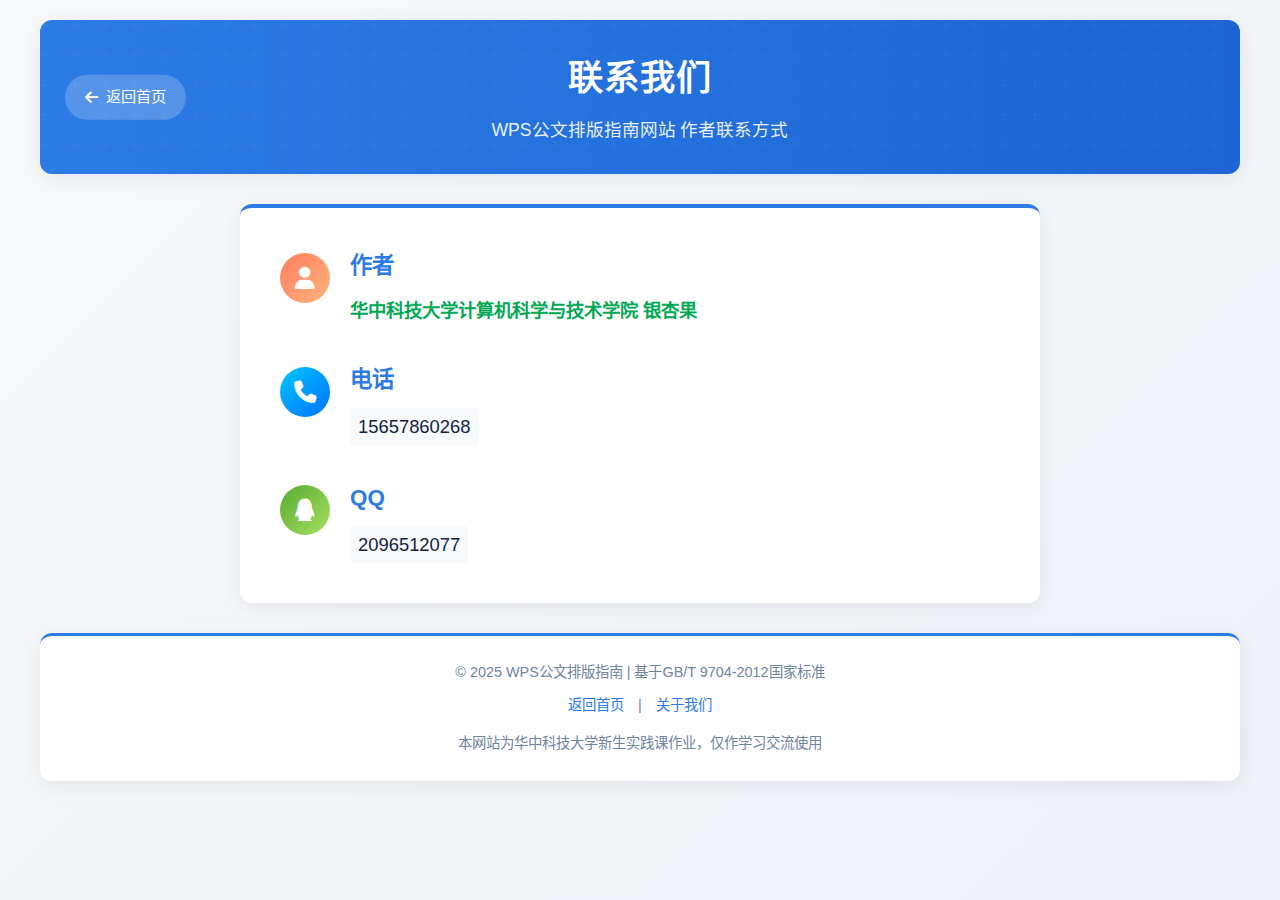
<file: 联系我们.html>
<!DOCTYPE html>
<html lang="zh-CN">
<head>
    <meta charset="UTF-8">
    <meta name="viewport" content="width=device-width, initial-scale=1.0">
    <title>联系我们 - WPS公文排版指南</title>
    <link rel="stylesheet" href="https://cdnjs.cloudflare.com/ajax/libs/font-awesome/6.4.0/css/all.min.css">
    <style>
        :root {
            --primary-color: #2c7be5;
            --secondary-color: #6e84a3;
            --accent-color: #00a854;
            --light-bg: #f8f9fa;
            --card-bg: #ffffff;
            --text-primary: #12263f;
            --text-secondary: #6e84a3;
            --border-color: #e3ebf6;
            --shadow: 0 4px 20px rgba(0, 0, 0, 0.08);
            --shadow-hover: 0 8px 30px rgba(0, 0, 0, 0.12);
            --border-radius: 12px;
            --transition: all 0.3s ease;
        }

        * {
            margin: 0;
            padding: 0;
            box-sizing: border-box;
        }

        body {
            font-family: 'Segoe UI', 'Microsoft YaHei', sans-serif;
            line-height: 1.6;
            color: var(--text-primary);
            background: linear-gradient(135deg, #f8f9fa 0%, #eef2f7 100%);
            min-height: 100vh;
            padding: 20px;
        }

        .container {
            max-width: 1200px;
            margin: 0 auto;
        }

        .header {
            text-align: center;
            padding: 30px 20px;
            margin-bottom: 30px;
            background: linear-gradient(90deg, var(--primary-color) 0%, #1c65d3 100%);
            border-radius: var(--border-radius);
            color: white;
            box-shadow: var(--shadow);
            position: relative;
            overflow: hidden;
        }

        /* 头部装饰纹理 */
        .header::before {
            content: '';
            position: absolute;
            top: 0;
            left: 0;
            width: 100%;
            height: 100%;
            background: url("data:image/svg+xml,%3Csvg width='60' height='60' viewBox='0 0 60 60' xmlns='http://www.w3.org/2000/svg'%3E%3Cg fill='none' fill-rule='evenodd'%3E%3Cg fill='%23ffffff' fill-opacity='0.1'%3E%3Cpath d='M36 34v-4h-2v4h-4v2h4v4h2v-4h4v-2h-4zm0-30V0h-2v4h-4v2h4v4h2V6h4V4h-4zM6 34v-4H4v4H0v2h4v4h2v-4h4v-2H6zM6 4V0H4v4H0v2h4v4h2V6h4V4H6z'/%3E%3C/g%3E%3C/g%3E%3C/svg%3E");
            opacity: 0.2;
        }

        .header h1 {
            font-size: 2.2rem;
            font-weight: 700;
            margin-bottom: 10px;
            letter-spacing: 1px;
            position: relative;
            z-index: 1;
        }

        .header p {
            font-size: 1.1rem;
            opacity: 0.9;
            max-width: 700px;
            margin: 0 auto;
            position: relative;
            z-index: 1;
        }

        .back-btn {
            position: absolute;
            left: 25px;
            top: 50%;
            transform: translateY(-50%);
            color: white;
            background: rgba(255, 255, 255, 0.2);
            border: none;
            border-radius: 50px;
            padding: 10px 20px;
            font-size: 0.95rem;
            cursor: pointer;
            transition: var(--transition);
            display: flex;
            align-items: center;
            gap: 8px;
            text-decoration: none;
        }

        .back-btn:hover {
            background: rgba(255, 255, 255, 0.3);
        }

        .contact-card {
            background-color: var(--card-bg);
            border-radius: var(--border-radius);
            box-shadow: var(--shadow);
            padding: 40px;
            margin-bottom: 30px;
            border-top: 4px solid var(--primary-color);
            transition: var(--transition);
            max-width: 800px;
            margin-left: auto;
            margin-right: auto;
        }

        .contact-card:hover {
            box-shadow: var(--shadow-hover);
        }

        .contact-section {
            margin-bottom: 35px;
            display: flex;
            align-items: flex-start;
            gap: 20px;
        }

        .contact-section:last-child {
            margin-bottom: 0;
        }

        .contact-icon {
            width: 50px;
            height: 50px;
            border-radius: 50%;
            display: flex;
            align-items: center;
            justify-content: center;
            font-size: 1.4rem;
            color: white;
            flex-shrink: 0;
            margin-top: 5px;
        }

        .icon-author { background: linear-gradient(135deg, #ff7e5f, #feb47b); }
        .icon-phone { background: linear-gradient(135deg, #00c6ff, #0072ff); }
        .icon-qq { background: linear-gradient(135deg, #56ab2f, #a8e063); }

        .contact-content {
            flex: 1;
        }

        .contact-title {
            color: var(--primary-color);
            font-size: 1.4rem;
            margin-bottom: 10px;
            font-weight: 600;
        }

        .contact-value {
            font-size: 1.15rem;
            color: var(--text-primary);
            line-height: 1.8;
            font-weight: 500;
        }

        .highlight {
            color: var(--accent-color);
            font-weight: 600;
        }

        /* 新增：联系方式可复制样式（提升体验） */
        .copyable {
            cursor: pointer;
            position: relative;
            display: inline-block;
            padding: 2px 8px;
            border-radius: 4px;
            background-color: var(--light-bg);
        }

        .copyable:hover {
            background-color: var(--border-color);
        }

        .copyable::after {
            content: '点击复制';
            position: absolute;
            top: -30px;
            left: 50%;
            transform: translateX(-50%);
            background-color: var(--text-primary);
            color: white;
            padding: 4px 8px;
            border-radius: 4px;
            font-size: 0.8rem;
            opacity: 0;
            pointer-events: none;
            transition: opacity 0.3s ease;
        }

        .copyable:hover::after {
            opacity: 1;
        }

        .footer {
            text-align: center;
            padding: 25px;
            color: var(--text-secondary);
            font-size: 0.9rem;
            background-color: var(--card-bg);
            border-radius: var(--border-radius);
            box-shadow: var(--shadow);
            margin-top: 20px;
            border-top: 3px solid var(--primary-color);
        }

        .footer-links {
            margin-top: 10px;
        }

        .footer-links a {
            color: var(--primary-color);
            text-decoration: none;
            margin: 0 10px;
            transition: var(--transition);
            position: relative;
        }

        .footer-links a::after {
            content: '';
            position: absolute;
            bottom: -2px;
            left: 0;
            width: 0;
            height: 2px;
            background-color: var(--accent-color);
            transition: width 0.3s ease;
        }

        .footer-links a:hover {
            color: var(--accent-color);
        }

        .footer-links a:hover::after {
            width: 100%;
        }

        /* 响应式适配 */
        @media (max-width: 768px) {
            .header h1 {
                font-size: 1.8rem;
                margin-top: 10px;
            }

            .contact-card {
                padding: 30px 20px;
            }

            .contact-section {
                flex-direction: column;
                gap: 15px;
            }

            .contact-icon {
                margin-top: 0;
            }

            .contact-value {
                font-size: 1.1rem;
            }

            .back-btn {
                position: relative;
                left: 0;
                top: 0;
                transform: none;
                margin-bottom: 15px;
                align-self: flex-start;
            }
            
            .header {
                display: flex;
                flex-direction: column;
                align-items: flex-start;
            }
        }

        @media (max-width: 480px) {
            body {
                padding: 10px;
            }

            .header {
                padding: 20px 15px;
            }

            .header h1 {
                font-size: 1.6rem;
            }

            .contact-title {
                font-size: 1.3rem;
            }

            .contact-icon {
                width: 45px;
                height: 45px;
                font-size: 1.2rem;
            }
        }
    </style>
</head>
<body>
    <div class="container">
        <header class="header">
            <a href="index.html" class="back-btn">
                <i class="fas fa-arrow-left"></i> 返回首页
            </a>
            <h1>联系我们</h1>
            <p>WPS公文排版指南网站 作者联系方式</p>
        </header>

        <div class="contact-card">
            <!-- 作者信息 -->
            <div class="contact-section">
                <div class="contact-icon icon-author">
                    <i class="fas fa-user"></i>
                </div>
                <div class="contact-content">
                    <div class="contact-title">作者</div>
                    <div class="contact-value highlight">华中科技大学计算机科学与技术学院 银杏果</div>
                </div>
            </div>

            <!-- 电话信息 -->
            <div class="contact-section">
                <div class="contact-icon icon-phone">
                    <i class="fas fa-phone"></i>
                </div>
                <div class="contact-content">
                    <div class="contact-title">电话</div>
                    <div class="contact-value">
                        <span class="copyable" id="phone-copy">15657860268</span>
                    </div>
                </div>
            </div>

            <!-- QQ信息 -->
            <div class="contact-section">
                <div class="contact-icon icon-qq">
                    <i class="fab fa-qq"></i>
                </div>
                <div class="contact-content">
                    <div class="contact-title">QQ</div>
                    <div class="contact-value">
                        <span class="copyable" id="qq-copy">2096512077</span>
                    </div>
                </div>
            </div>
        </div>

        <footer class="footer">
            <p>© 2025 WPS公文排版指南 | 基于GB/T 9704-2012国家标准</p>
            <div class="footer-links">
                <a href="index.html">返回首页</a> | 
                <a href="关于我们.html">关于我们</a>
            </div>
            <p style="margin-top: 15px;">本网站为华中科技大学新生实践课作业，仅作学习交流使用</p>
        </footer>
    </div>

    <script>
        // 页面加载动画
        document.addEventListener('DOMContentLoaded', function() {
            // 元素初始化隐藏
            const elements = document.querySelectorAll('.contact-card, .header, .footer');
            elements.forEach(el => {
                el.style.opacity = '0';
                el.style.transform = 'translateY(20px)';
            });

            // 逐元素显示动画
            let delay = 0;
            elements.forEach(el => {
                setTimeout(() => {
                    el.style.transition = 'opacity 0.5s ease, transform 0.5s ease';
                    el.style.opacity = '1';
                    el.style.transform = 'translateY(0)';
                }, delay);
                delay += 200;
            });

            // 返回按钮交互
            const backBtn = document.querySelector('.back-btn');
            backBtn.addEventListener('click', function(e) {
                e.preventDefault();
                // 模拟返回动画
                this.style.transform = 'translateY(-50%) scale(0.95)';
                setTimeout(() => {
                    window.location.href = this.getAttribute('href');
                }, 150);
            });

            // 联系方式复制功能（提升体验）
            const copyPhone = document.getElementById('phone-copy');
            const copyQq = document.getElementById('qq-copy');

            // 复制函数
            function copyToClipboard(element) {
                const text = element.textContent;
                navigator.clipboard.writeText(text).then(() => {
                    // 复制成功提示
                    const originalText = element.textContent;
                    element.textContent = '复制成功！';
                    element.style.color = var(--accent-color);
                    setTimeout(() => {
                        element.textContent = originalText;
                        element.style.color = '';
                    }, 1500);
                }).catch(err => {
                    alert('复制失败，请手动复制：' + text);
                });
            }

            // 绑定复制事件
            copyPhone.addEventListener('click', () => copyToClipboard(copyPhone));
            copyQq.addEventListener('click', () => copyToClipboard(copyQq));
        });
    </script>
</body>
</html>
</file>
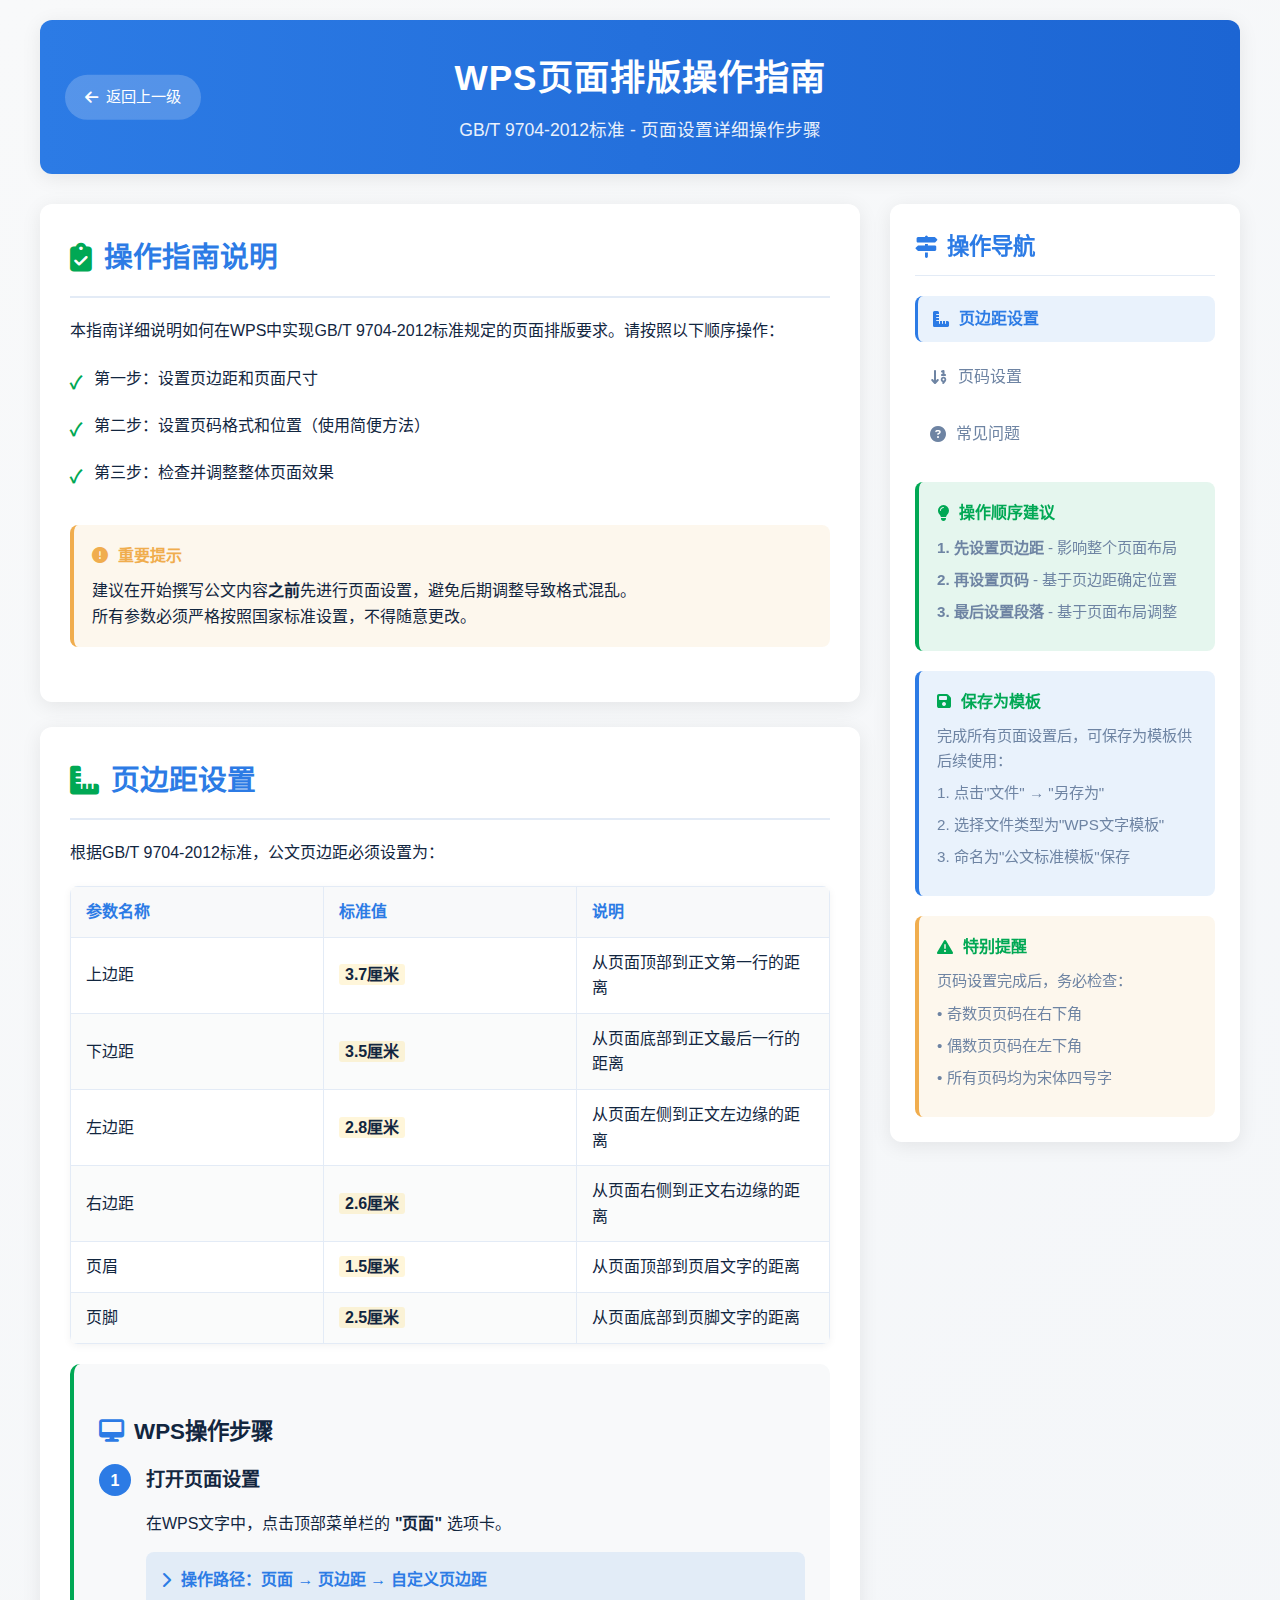
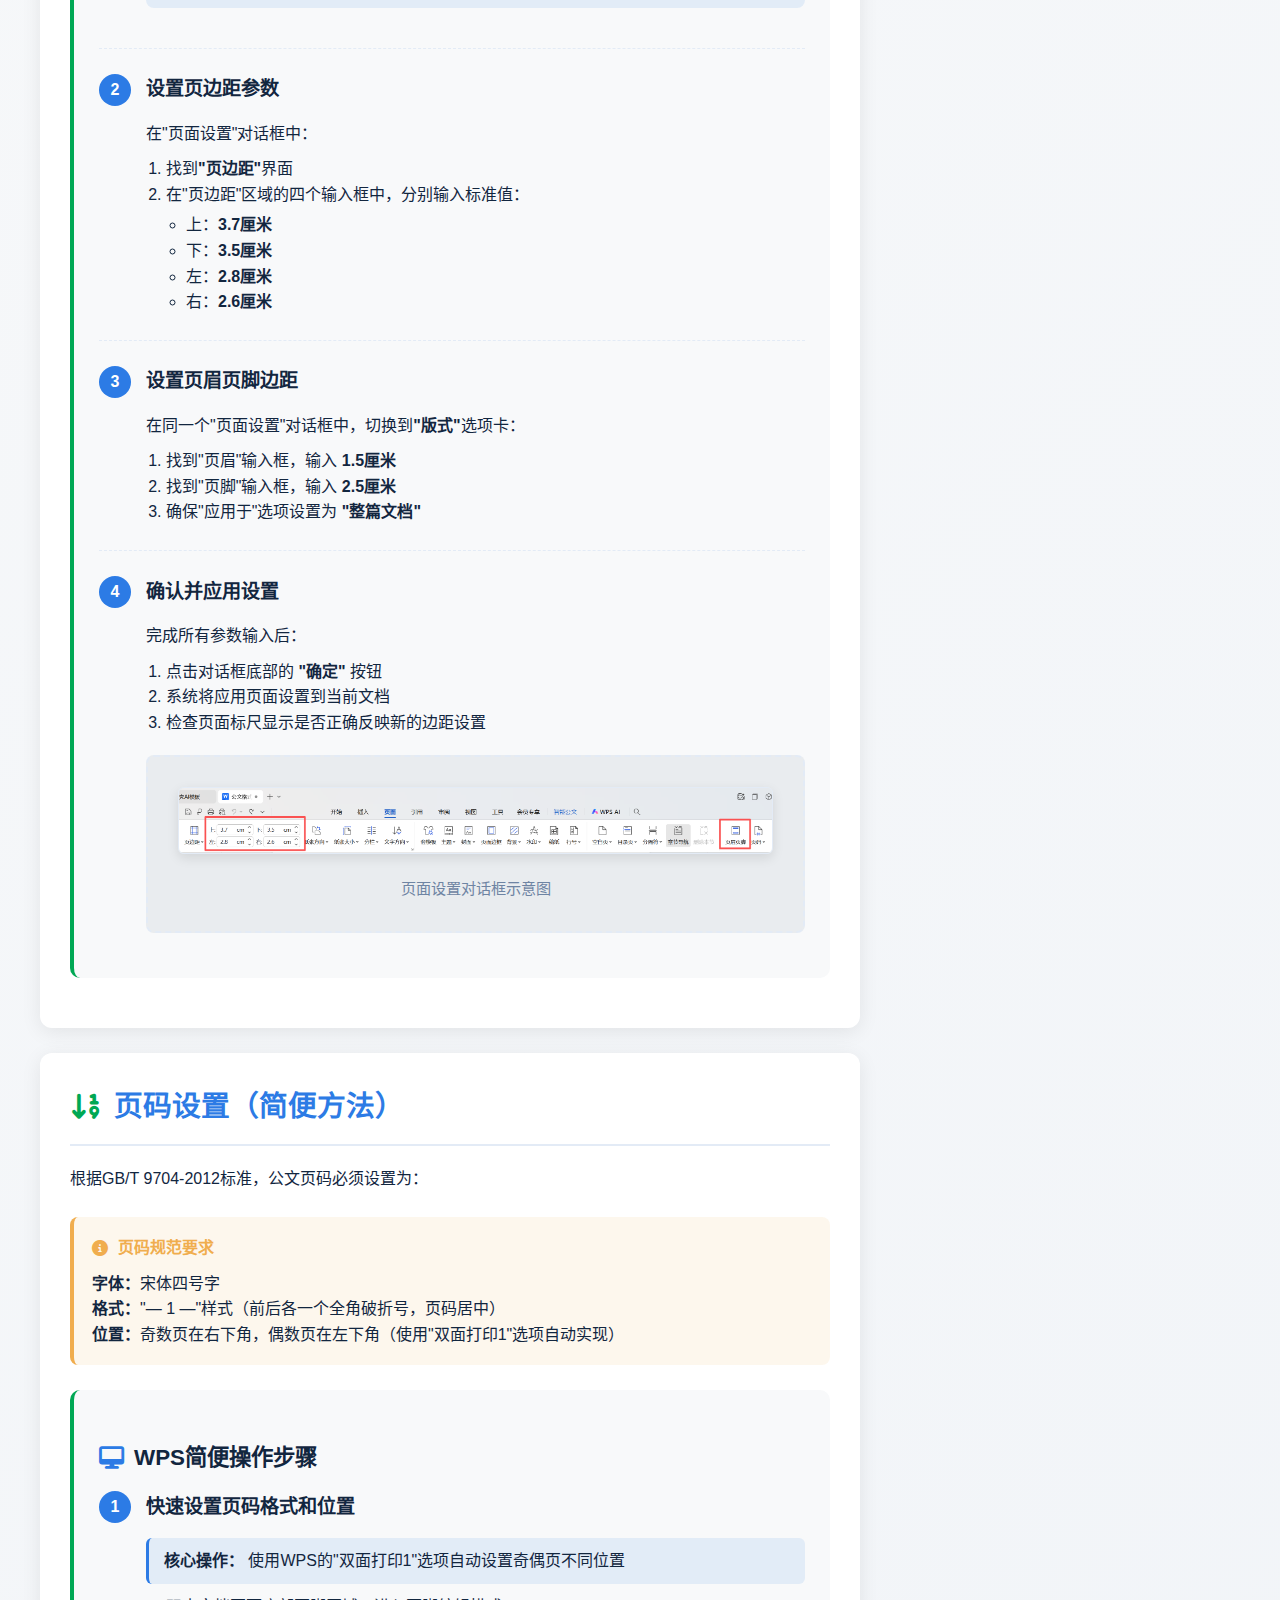
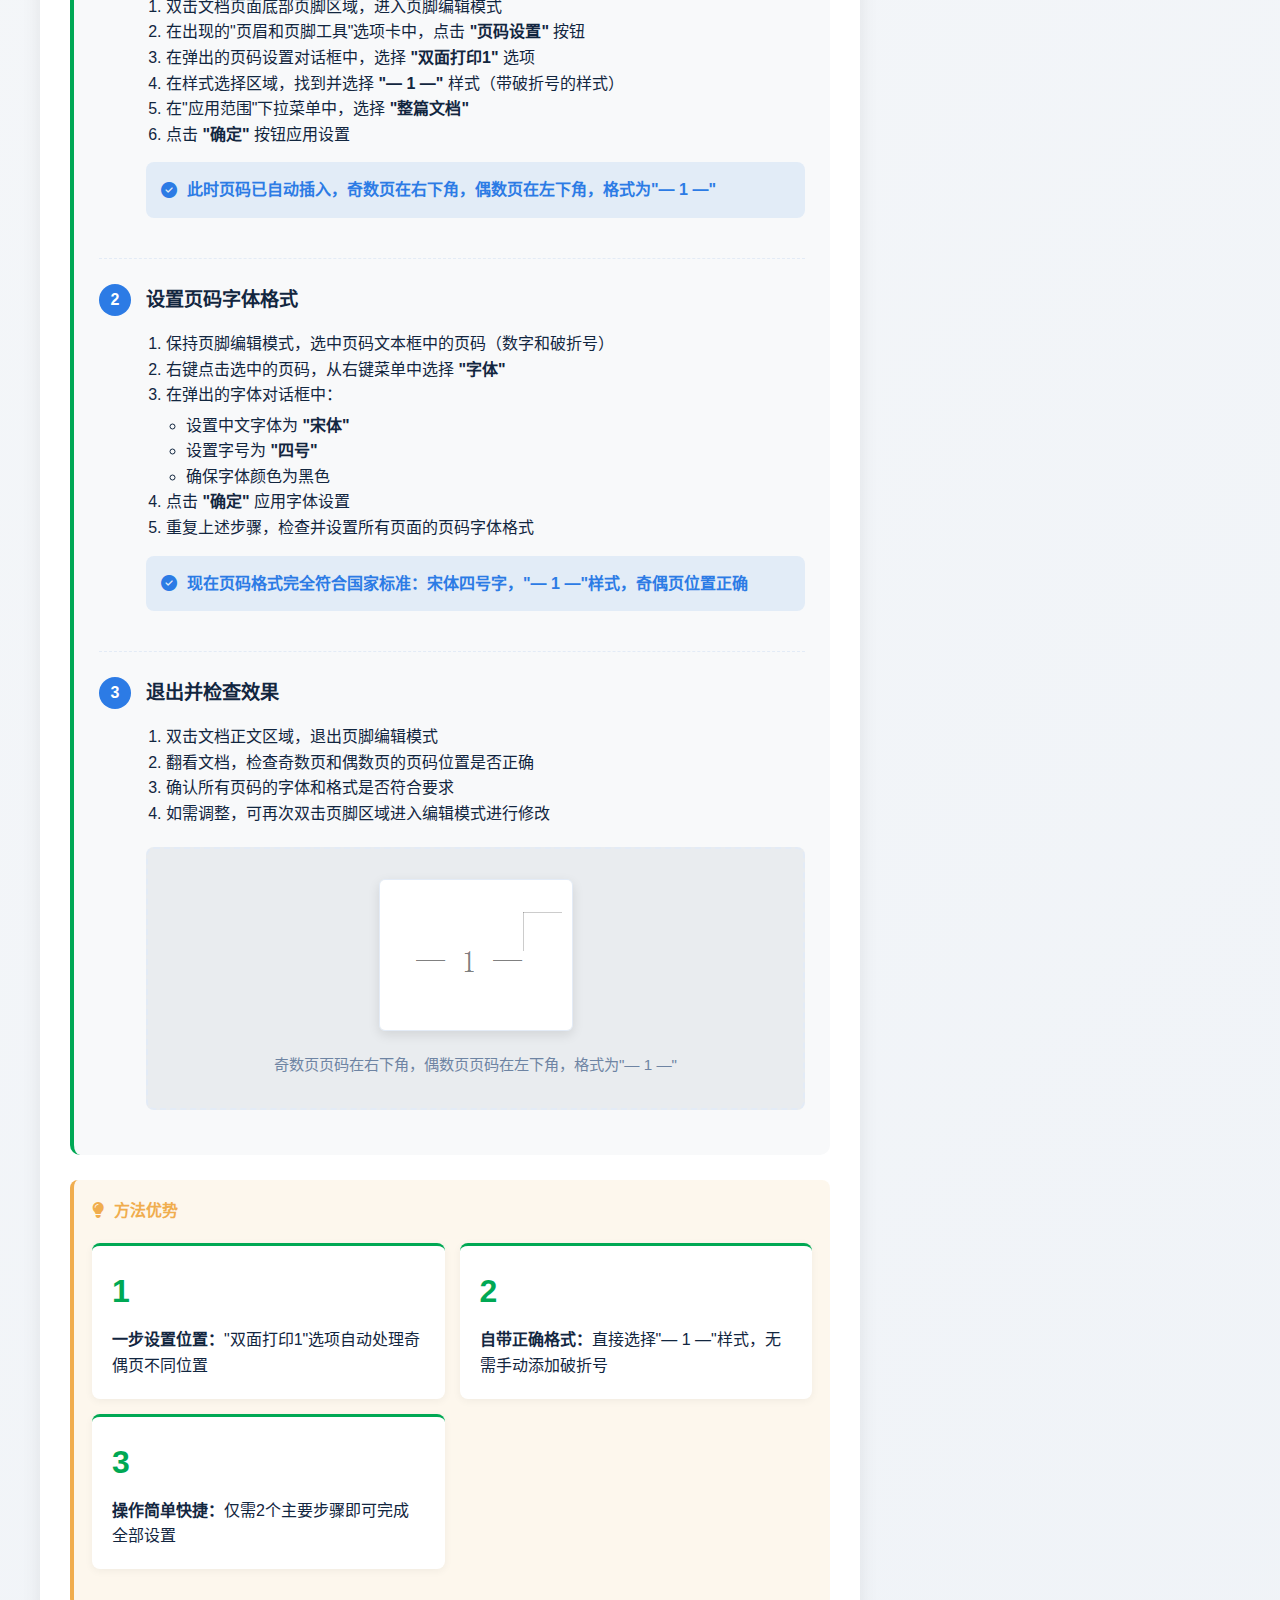
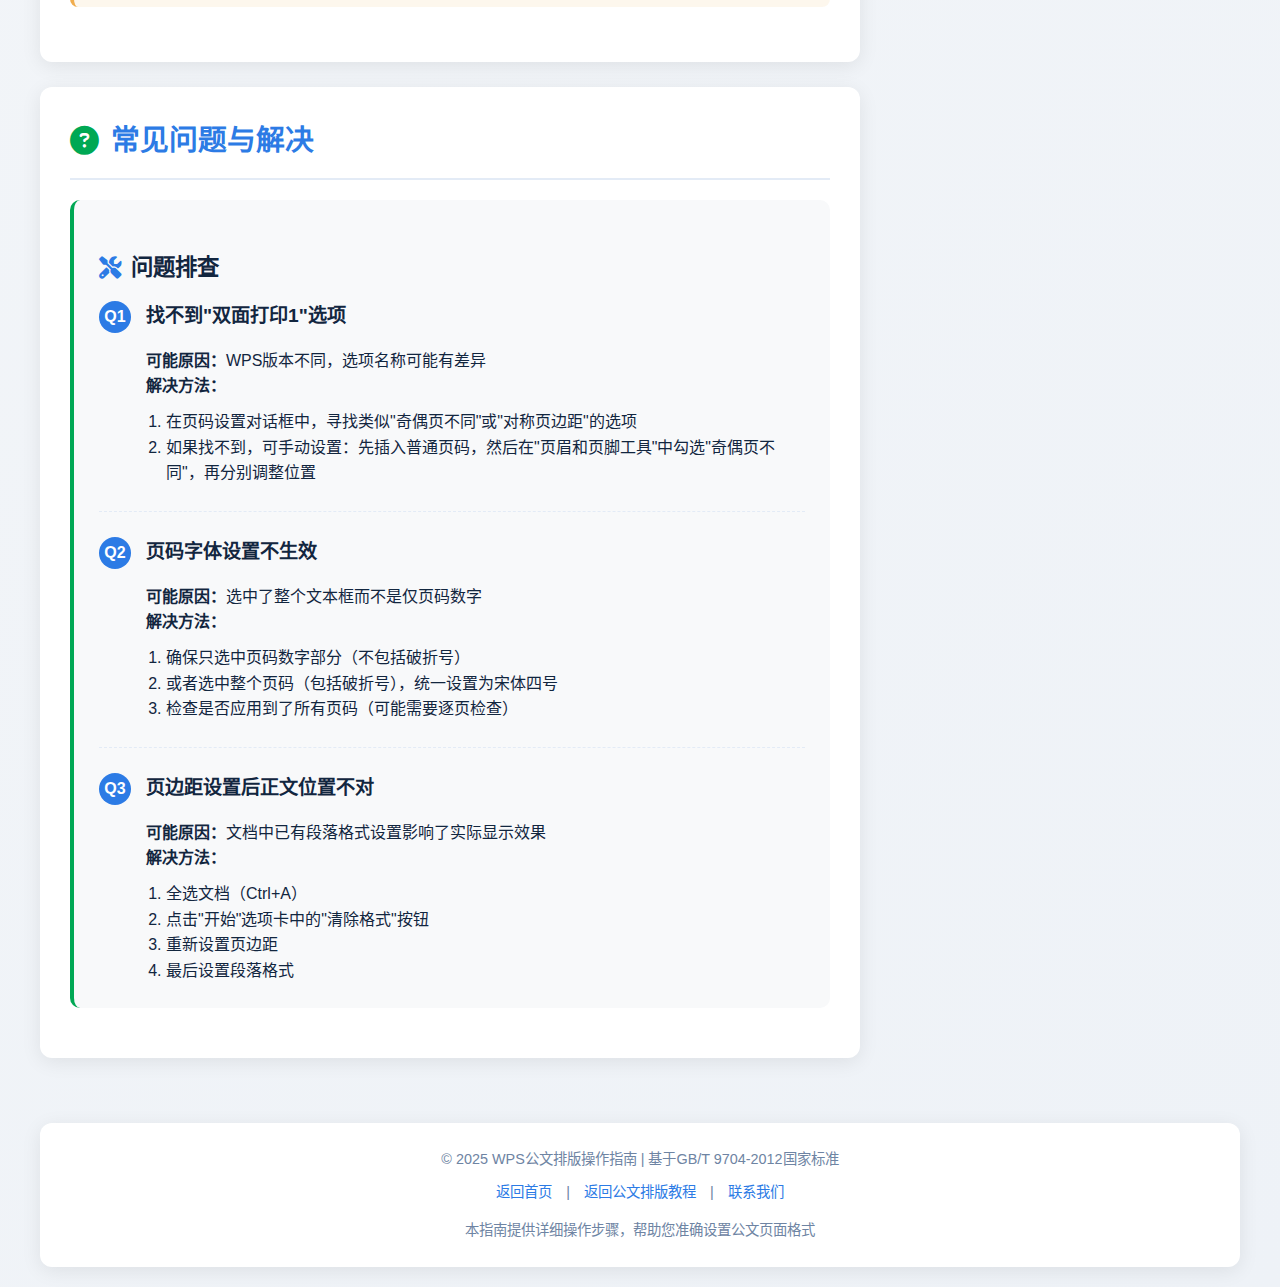
<file: 页面排布.html>
<!DOCTYPE html>
<html lang="zh-CN">
<head>
    <meta charset="UTF-8">
    <meta name="viewport" content="width=device-width, initial-scale=1.0">
    <title>WPS页面排版操作指南 - GB/T 9704-2012</title>
    <link rel="stylesheet" href="https://cdnjs.cloudflare.com/ajax/libs/font-awesome/6.4.0/css/all.min.css">
    <style>
        :root {
            --primary-color: #2c7be5;
            --secondary-color: #6e84a3;
            --accent-color: #00a854;
            --warning-color: #f0ad4e;
            --light-bg: #f8f9fa;
            --card-bg: #ffffff;
            --text-primary: #12263f;
            --text-secondary: #6e84a3;
            --border-color: #e3ebf6;
            --shadow: 0 4px 20px rgba(0, 0, 0, 0.08);
            --shadow-hover: 0 8px 30px rgba(0, 0, 0, 0.12);
            --border-radius: 12px;
            --transition: all 0.3s ease;
        }

        * {
            margin: 0;
            padding: 0;
            box-sizing: border-box;
        }

        body {
            font-family: 'Segoe UI', 'Microsoft YaHei', sans-serif;
            line-height: 1.6;
            color: var(--text-primary);
            background: linear-gradient(135deg, #f8f9fa 0%, #eef2f7 100%);
            min-height: 100vh;
            padding: 20px;
        }

        .container {
            max-width: 1200px;
            margin: 0 auto;
        }

        .header {
            text-align: center;
            padding: 30px 20px;
            margin-bottom: 30px;
            background: linear-gradient(90deg, var(--primary-color) 0%, #1c65d3 100%);
            border-radius: var(--border-radius);
            color: white;
            box-shadow: var(--shadow);
            position: relative;
            overflow: hidden;
        }

        .header h1 {
            font-size: 2.2rem;
            font-weight: 700;
            margin-bottom: 10px;
            letter-spacing: 1px;
        }

        .header p {
            font-size: 1.1rem;
            opacity: 0.9;
            max-width: 700px;
            margin: 0 auto;
        }

        .back-btn {
            position: absolute;
            left: 25px;
            top: 50%;
            transform: translateY(-50%);
            color: white;
            background: rgba(255, 255, 255, 0.2);
            border: none;
            border-radius: 50px;
            padding: 10px 20px;
            font-size: 0.95rem;
            cursor: pointer;
            transition: var(--transition);
            display: flex;
            align-items: center;
            gap: 8px;
            text-decoration: none;
        }

        .back-btn:hover {
            background: rgba(255, 255, 255, 0.3);
        }

        .main-content {
            display: grid;
            grid-template-columns: 1fr 350px;
            gap: 30px;
            margin-bottom: 40px;
        }

        @media (max-width: 992px) {
            .main-content {
                grid-template-columns: 1fr;
            }
        }

        .content-card {
            background-color: var(--card-bg);
            border-radius: var(--border-radius);
            padding: 30px;
            box-shadow: var(--shadow);
            margin-bottom: 25px;
            transition: var(--transition);
        }

        .content-card:hover {
            box-shadow: var(--shadow-hover);
        }

        .content-card h2 {
            color: var(--primary-color);
            font-size: 1.8rem;
            margin-bottom: 20px;
            padding-bottom: 15px;
            border-bottom: 2px solid var(--border-color);
            display: flex;
            align-items: center;
            gap: 12px;
        }

        .content-card h2 i {
            color: var(--accent-color);
        }

        .content-card h3 {
            color: var(--text-primary);
            font-size: 1.4rem;
            margin: 25px 0 15px 0;
            display: flex;
            align-items: center;
            gap: 10px;
        }

        .content-card h3 i {
            color: var(--primary-color);
        }

        /* 操作步骤样式 */
        .step-container {
            background-color: #f8f9fa;
            border-radius: 10px;
            padding: 25px;
            margin: 20px 0;
            border-left: 4px solid var(--accent-color);
        }

        .step {
            margin-bottom: 25px;
            padding-bottom: 25px;
            border-bottom: 1px dashed var(--border-color);
            transition: var(--transition);
        }

        .step:hover {
            background-color: rgba(255, 255, 255, 0.7);
            border-radius: 8px;
            padding: 15px;
            margin: -5px -10px 20px -10px;
        }

        .step:last-child {
            margin-bottom: 0;
            padding-bottom: 0;
            border-bottom: none;
        }

        .step-header {
            display: flex;
            align-items: center;
            margin-bottom: 15px;
        }

        .step-number {
            background-color: var(--primary-color);
            color: white;
            width: 32px;
            height: 32px;
            border-radius: 50%;
            display: flex;
            align-items: center;
            justify-content: center;
            font-weight: bold;
            margin-right: 15px;
            flex-shrink: 0;
        }

        .step-title {
            font-size: 1.2rem;
            font-weight: 600;
            color: var(--text-primary);
        }

        .step-content {
            padding-left: 47px;
        }

        .wps-path {
            background-color: rgba(44, 123, 229, 0.1);
            border-radius: 8px;
            padding: 15px;
            margin: 15px 0;
            font-weight: 600;
            color: var(--primary-color);
            display: flex;
            align-items: center;
            gap: 10px;
            transition: var(--transition);
        }

        .wps-path:hover {
            background-color: rgba(44, 123, 229, 0.15);
        }

        .wps-path i {
            color: var(--primary-color);
        }

        .parameter-table {
            width: 100%;
            border-collapse: collapse;
            margin: 20px 0;
            border-radius: 8px;
            overflow: hidden;
            box-shadow: 0 2px 8px rgba(0, 0, 0, 0.05);
        }

        .parameter-table th, .parameter-table td {
            border: 1px solid var(--border-color);
            padding: 12px 15px;
            text-align: left;
        }

        .parameter-table th {
            background-color: var(--light-bg);
            font-weight: 600;
            color: var(--primary-color);
            width: 30%;
        }

        .parameter-table td {
            background-color: white;
        }

        .parameter-table tr:nth-child(even) td {
            background-color: rgba(248, 249, 250, 0.7);
        }

        .parameter-table tr:hover td {
            background-color: rgba(44, 123, 229, 0.05);
        }

        .screenshot-container {
            background-color: #e9ecef;
            border-radius: 8px;
            padding: 30px;
            text-align: center;
            margin: 20px 0;
            border: 2px dashed var(--border-color);
            transition: var(--transition);
        }

        .screenshot-container:hover {
            border-color: var(--primary-color);
            background-color: #f0f5ff;
        }

        .screenshot-img {
            max-width: 100%;
            height: auto;
            border-radius: 6px;
            box-shadow: 0 4px 12px rgba(0, 0, 0, 0.1);
            border: 1px solid var(--border-color);
        }

        .screenshot-caption {
            color: var(--text-secondary);
            margin-top: 15px;
            font-size: 0.95rem;
        }

        .important-note {
            background-color: rgba(240, 173, 78, 0.1);
            border-left: 4px solid var(--warning-color);
            padding: 18px;
            border-radius: 8px;
            margin: 25px 0;
            transition: var(--transition);
        }

        .important-note:hover {
            background-color: rgba(240, 173, 78, 0.15);
        }

        .important-note h4 {
            color: var(--warning-color);
            margin-bottom: 10px;
            display: flex;
            align-items: center;
            gap: 10px;
        }

        /* 侧边栏样式 */
        .sidebar {
            background-color: var(--card-bg);
            border-radius: var(--border-radius);
            padding: 25px;
            box-shadow: var(--shadow);
            height: fit-content;
            position: sticky;
            top: 20px;
            transition: var(--transition);
        }

        .sidebar:hover {
            box-shadow: var(--shadow-hover);
        }

        .sidebar h3 {
            color: var(--primary-color);
            font-size: 1.4rem;
            margin-bottom: 20px;
            padding-bottom: 10px;
            border-bottom: 1px solid var(--border-color);
            display: flex;
            align-items: center;
            gap: 10px;
        }

        .quick-nav {
            list-style-type: none;
        }

        .quick-nav li {
            margin-bottom: 12px;
        }

        .quick-nav a {
            color: var(--text-secondary);
            text-decoration: none;
            display: flex;
            align-items: center;
            gap: 10px;
            padding: 10px 15px;
            border-radius: 8px;
            transition: var(--transition);
        }

        .quick-nav a:hover {
            background-color: var(--light-bg);
            color: var(--primary-color);
            transform: translateX(5px);
        }

        .quick-nav a.active {
            background-color: rgba(44, 123, 229, 0.1);
            color: var(--primary-color);
            font-weight: 600;
            border-left: 3px solid var(--primary-color);
        }

        .wps-tip {
            background-color: rgba(0, 168, 84, 0.1);
            border-left: 4px solid var(--accent-color);
            padding: 18px;
            border-radius: 8px;
            margin-top: 25px;
            transition: var(--transition);
        }

        .wps-tip:hover {
            background-color: rgba(0, 168, 84, 0.15);
        }

        .wps-tip h4 {
            color: var(--accent-color);
            margin-bottom: 10px;
            display: flex;
            align-items: center;
            gap: 10px;
        }

        .wps-tip p {
            color: var(--text-secondary);
            font-size: 0.95rem;
            margin-bottom: 8px;
        }

        .footer {
            text-align: center;
            padding: 25px;
            color: var(--text-secondary);
            font-size: 0.9rem;
            background-color: var(--card-bg);
            border-radius: var(--border-radius);
            box-shadow: var(--shadow);
            margin-top: 20px;
        }

        .footer-links {
            margin-top: 10px;
        }

        .footer-links a {
            color: var(--primary-color);
            text-decoration: none;
            margin: 0 10px;
            transition: var(--transition);
        }

        .footer-links a:hover {
            text-decoration: underline;
            color: var(--accent-color);
        }

        @media (max-width: 768px) {
            .header h1 {
                font-size: 1.8rem;
                margin-top: 10px;
            }
            
            .back-btn {
                position: relative;
                left: 0;
                top: 0;
                transform: none;
                margin-bottom: 15px;
                align-self: flex-start;
            }
            
            .header {
                display: flex;
                flex-direction: column;
                align-items: flex-start;
            }
            
            .content-card {
                padding: 20px;
            }
            
            .step-content {
                padding-left: 0;
            }
            
            .step-header {
                margin-bottom: 20px;
            }
        }

        @media (max-width: 480px) {
            body {
                padding: 10px;
            }
            
            .header {
                padding: 20px 15px;
            }
            
            .header h1 {
                font-size: 1.6rem;
            }
        }
        
        .checklist {
            list-style-type: none;
            margin: 15px 0;
        }
        
        .checklist li {
            padding: 8px 0;
            display: flex;
            align-items: flex-start;
            transition: var(--transition);
        }
        
        .checklist li:hover {
            background-color: rgba(0, 168, 84, 0.05);
            border-radius: 6px;
            padding: 8px 12px;
        }
        
        .checklist li::before {
            content: "✓";
            color: var(--accent-color);
            font-weight: bold;
            margin-right: 12px;
            font-size: 1.1rem;
            flex-shrink: 0;
            margin-top: 3px;
        }
        
        .highlight {
            background-color: rgba(255, 193, 7, 0.15);
            padding: 2px 6px;
            border-radius: 3px;
            font-weight: 600;
            transition: var(--transition);
        }
        
        .highlight:hover {
            background-color: rgba(255, 193, 7, 0.25);
        }
        
        .key-operation {
            background-color: rgba(44, 123, 229, 0.1);
            border-radius: 6px;
            padding: 10px 15px;
            margin: 10px 0;
            border-left: 3px solid var(--primary-color);
        }
        
        .method-advantage {
            display: grid;
            grid-template-columns: repeat(auto-fit, minmax(250px, 1fr));
            gap: 15px;
            margin: 20px 0;
        }
        
        .advantage-card {
            background-color: white;
            border-radius: 8px;
            padding: 20px;
            box-shadow: 0 2px 8px rgba(0, 0, 0, 0.05);
            border-top: 3px solid var(--accent-color);
            transition: var(--transition);
        }
        
        .advantage-card:hover {
            transform: translateY(-5px);
            box-shadow: 0 5px 15px rgba(0, 0, 0, 0.08);
        }
        
        .advantage-number {
            font-size: 2rem;
            font-weight: 700;
            color: var(--accent-color);
            margin-bottom: 10px;
        }
        
        .screenshot-small {
            max-width: 200px;
            height: auto;
            border-radius: 6px;
            box-shadow: 0 2px 8px rgba(0, 0, 0, 0.1);
            margin: 10px auto;
            display: block;
        }
    </style>
</head>
<body>
    <div class="container">
        <header class="header">
            <a href="word.html" class="back-btn">
                <i class="fas fa-arrow-left"></i> 返回上一级
            </a>
            <h1>WPS页面排版操作指南</h1>
            <p>GB/T 9704-2012标准 - 页面设置详细操作步骤</p>
        </header>

        <div class="main-content">
            <div class="content-main">
                <!-- 操作顺序提示 -->
                <div class="content-card">
                    <h2><i class="fas fa-clipboard-check"></i> 操作指南说明</h2>
                    <p>本指南详细说明如何在WPS中实现GB/T 9704-2012标准规定的页面排版要求。请按照以下顺序操作：</p>
                    
                    <div class="checklist">
                        <li>第一步：设置页边距和页面尺寸</li>
                        <li>第二步：设置页码格式和位置（使用简便方法）</li>
                        <li>第三步：检查并调整整体页面效果</li>
                    </div>
                    
                    <div class="important-note">
                        <h4><i class="fas fa-exclamation-circle"></i> 重要提示</h4>
                        <p>建议在开始撰写公文内容<strong>之前</strong>先进行页面设置，避免后期调整导致格式混乱。</p>
                        <p>所有参数必须严格按照国家标准设置，不得随意更改。</p>
                    </div>
                </div>

                <!-- 页边距设置 -->
                <div class="content-card" id="page-margin">
                    <h2><i class="fas fa-ruler-combined"></i> 页边距设置</h2>
                    <p>根据GB/T 9704-2012标准，公文页边距必须设置为：</p>
                    
                    <table class="parameter-table">
                        <thead>
                            <tr>
                                <th>参数名称</th>
                                <th>标准值</th>
                                <th>说明</th>
                            </tr>
                        </thead>
                        <tbody>
                            <tr>
                                <td>上边距</td>
                                <td><span class="highlight">3.7厘米</span></td>
                                <td>从页面顶部到正文第一行的距离</td>
                            </tr>
                            <tr>
                                <td>下边距</td>
                                <td><span class="highlight">3.5厘米</span></td>
                                <td>从页面底部到正文最后一行的距离</td>
                            </tr>
                            <tr>
                                <td>左边距</td>
                                <td><span class="highlight">2.8厘米</span></td>
                                <td>从页面左侧到正文左边缘的距离</td>
                            </tr>
                            <tr>
                                <td>右边距</td>
                                <td><span class="highlight">2.6厘米</span></td>
                                <td>从页面右侧到正文右边缘的距离</td>
                            </tr>
                            <tr>
                                <td>页眉</td>
                                <td><span class="highlight">1.5厘米</span></td>
                                <td>从页面顶部到页眉文字的距离</td>
                            </tr>
                            <tr>
                                <td>页脚</td>
                                <td><span class="highlight">2.5厘米</span></td>
                                <td>从页面底部到页脚文字的距离</td>
                            </tr>
                        </tbody>
                    </table>
                    
                    <div class="step-container">
                        <h3><i class="fas fa-desktop"></i> WPS操作步骤</h3>
                        
                        <div class="step">
                            <div class="step-header">
                                <div class="step-number">1</div>
                                <div class="step-title">打开页面设置</div>
                            </div>
                            <div class="step-content">
                                <p>在WPS文字中，点击顶部菜单栏的 <strong>"页面"</strong> 选项卡。</p>
                                <div class="wps-path">
                                    <i class="fas fa-chevron-right"></i>
                                    <span>操作路径：页面 → 页边距 → 自定义页边距</span>
                                </div>
                            </div>
                        </div>
                        
                        <div class="step">
                            <div class="step-header">
                                <div class="step-number">2</div>
                                <div class="step-title">设置页边距参数</div>
                            </div>
                            <div class="step-content">
                                <p>在"页面设置"对话框中：</p>
                                <ol style="margin-left: 20px; margin-top: 10px;">
                                    <li>找到<strong>"页边距"</strong>界面</li>
                                    <li>在"页边距"区域的四个输入框中，分别输入标准值：
                                        <ul style="margin-left: 20px; margin-top: 5px;">
                                            <li>上：<strong>3.7厘米</strong></li>
                                            <li>下：<strong>3.5厘米</strong></li>

                                            <li>左：<strong>2.8厘米</strong></li>
                                            <li>右：<strong>2.6厘米</strong></li>
                                        </ul>
                                    </li>
                                </ol>
                            </div>
                        </div>
                        
                        <div class="step">
                            <div class="step-header">
                                <div class="step-number">3</div>
                                <div class="step-title">设置页眉页脚边距</div>
                            </div>
                            <div class="step-content">
                                <p>在同一个"页面设置"对话框中，切换到<strong>"版式"</strong>选项卡：</p>
                                <ol style="margin-left: 20px; margin-top: 10px;">
                                    <li>找到"页眉"输入框，输入 <strong>1.5厘米</strong></li>
                                    <li>找到"页脚"输入框，输入 <strong>2.5厘米</strong></li>
                                    <li>确保"应用于"选项设置为 <strong>"整篇文档"</strong></li>
                                </ol>
                            </div>
                        </div>
                        
                        <div class="step">
                            <div class="step-header">
                                <div class="step-number">4</div>
                                <div class="step-title">确认并应用设置</div>
                            </div>
                            <div class="step-content">
                                <p>完成所有参数输入后：</p>
                                <ol style="margin-left: 20px; margin-top: 10px;">
                                    <li>点击对话框底部的 <strong>"确定"</strong> 按钮</li>
                                    <li>系统将应用页面设置到当前文档</li>
                                    <li>检查页面标尺显示是否正确反映新的边距设置</li>
                                </ol>
                                
                                <div class="screenshot-container">
                                    <img src="页面设计.png" alt="WPS页面设置对话框" class="screenshot-img">
                                    <p class="screenshot-caption">页面设置对话框示意图</p>
                                </div>
                            </div>
                        </div>
                    </div>
                </div>

                <!-- 页码设置（简化版） -->
                <div class="content-card" id="page-number">
                    <h2><i class="fas fa-sort-numeric-down"></i> 页码设置（简便方法）</h2>
                    <p>根据GB/T 9704-2012标准，公文页码必须设置为：</p>
                    
                    <div class="important-note">
                        <h4><i class="fas fa-info-circle"></i> 页码规范要求</h4>
                        <p><strong>字体：</strong>宋体四号字</p>
                        <p><strong>格式：</strong>"— 1 —"样式（前后各一个全角破折号，页码居中）</p>
                        <p><strong>位置：</strong>奇数页在右下角，偶数页在左下角（使用"双面打印1"选项自动实现）</p>
                    </div>
                    
                    <div class="step-container">
                        <h3><i class="fas fa-desktop"></i> WPS简便操作步骤</h3>
                        
                        <div class="step">
                            <div class="step-header">
                                <div class="step-number">1</div>
                                <div class="step-title">快速设置页码格式和位置</div>
                            </div>
                            <div class="step-content">
                                <div class="key-operation">
                                    <strong>核心操作：</strong> 使用WPS的"双面打印1"选项自动设置奇偶页不同位置
                                </div>
                                
                                <ol style="margin-left: 20px; margin-top: 10px;">
                                    <li>双击文档页面底部页脚区域，进入页脚编辑模式</li>
                                    <li>在出现的"页眉和页脚工具"选项卡中，点击 <strong>"页码设置"</strong> 按钮</li>
                                    <li>在弹出的页码设置对话框中，选择 <strong>"双面打印1"</strong> 选项</li>
                                    <li>在样式选择区域，找到并选择 <strong>"— 1 —"</strong> 样式（带破折号的样式）</li>
                                    <li>在"应用范围"下拉菜单中，选择 <strong>"整篇文档"</strong></li>
                                    <li>点击 <strong>"确定"</strong> 按钮应用设置</li>
                                </ol>
                                
                                <div class="wps-path">
                                    <i class="fas fa-check-circle"></i>
                                    <span>此时页码已自动插入，奇数页在右下角，偶数页在左下角，格式为"— 1 —"</span>
                                </div>
                            </div>
                        </div>
                        
                        <div class="step">
                            <div class="step-header">
                                <div class="step-number">2</div>
                                <div class="step-title">设置页码字体格式</div>
                            </div>
                            <div class="step-content">
                                <ol style="margin-left: 20px; margin-top: 10px;">
                                    <li>保持页脚编辑模式，选中页码文本框中的页码（数字和破折号）</li>
                                    <li>右键点击选中的页码，从右键菜单中选择 <strong>"字体"</strong></li>
                                    <li>在弹出的字体对话框中：
                                        <ul style="margin-left: 20px; margin-top: 5px;">
                                            <li>设置中文字体为 <strong>"宋体"</strong></li>
                                            <li>设置字号为 <strong>"四号"</strong></li>
                                            <li>确保字体颜色为黑色</li>
                                        </ul>
                                    </li>
                                    <li>点击 <strong>"确定"</strong> 应用字体设置</li>
                                    <li>重复上述步骤，检查并设置所有页面的页码字体格式</li>
                                </ol>
                                
                                <div class="wps-path">
                                    <i class="fas fa-check-circle"></i>
                                    <span>现在页码格式完全符合国家标准：宋体四号字，"— 1 —"样式，奇偶页位置正确</span>
                                </div>
                            </div>
                        </div>
                        
                        <div class="step">
                            <div class="step-header">
                                <div class="step-number">3</div>
                                <div class="step-title">退出并检查效果</div>
                            </div>
                            <div class="step-content">
                                <ol style="margin-left: 20px; margin-top: 10px;">
                                    <li>双击文档正文区域，退出页脚编辑模式</li>
                                    <li>翻看文档，检查奇数页和偶数页的页码位置是否正确</li>
                                    <li>确认所有页码的字体和格式是否符合要求</li>
                                    <li>如需调整，可再次双击页脚区域进入编辑模式进行修改</li>
                                </ol>
                                
                                <div class="screenshot-container">
                                    <img src="页码设置.png" alt="页码设置效果" class="screenshot-img">
                                    <p class="screenshot-caption">奇数页页码在右下角，偶数页页码在左下角，格式为"— 1 —"</p>
                                </div>
                            </div>
                        </div>
                    </div>
                    
                    <div class="important-note">
                        <h4><i class="fas fa-lightbulb"></i> 方法优势</h4>
                        <div class="method-advantage">
                            <div class="advantage-card">
                                <div class="advantage-number">1</div>
                                <p><strong>一步设置位置：</strong>"双面打印1"选项自动处理奇偶页不同位置</p>
                            </div>
                            <div class="advantage-card">
                                <div class="advantage-number">2</div>
                                <p><strong>自带正确格式：</strong>直接选择"— 1 —"样式，无需手动添加破折号</p>
                            </div>
                            <div class="advantage-card">
                                <div class="advantage-number">3</div>
                                <p><strong>操作简单快捷：</strong>仅需2个主要步骤即可完成全部设置</p>
                            </div>
                        </div>
                    </div>
                </div>

                <!-- 常见问题 -->
                <div class="content-card">
                    <h2><i class="fas fa-question-circle"></i> 常见问题与解决</h2>
                    
                    <div class="step-container">
                        <h3><i class="fas fa-tools"></i> 问题排查</h3>
                        
                        <div class="step">
                            <div class="step-header">
                                <div class="step-number">Q1</div>
                                <div class="step-title">找不到"双面打印1"选项</div>
                            </div>
                            <div class="step-content">
                                <p><strong>可能原因：</strong>WPS版本不同，选项名称可能有差异</p>
                                <p><strong>解决方法：</strong></p>
                                <ol style="margin-left: 20px; margin-top: 10px;">
                                    <li>在页码设置对话框中，寻找类似"奇偶页不同"或"对称页边距"的选项</li>
                                    <li>如果找不到，可手动设置：先插入普通页码，然后在"页眉和页脚工具"中勾选"奇偶页不同"，再分别调整位置</li>
                                </ol>
                            </div>
                        </div>
                        
                        <div class="step">
                            <div class="step-header">
                                <div class="step-number">Q2</div>
                                <div class="step-title">页码字体设置不生效</div>
                            </div>
                            <div class="step-content">
                                <p><strong>可能原因：</strong>选中了整个文本框而不是仅页码数字</p>
                                <p><strong>解决方法：</strong></p>
                                <ol style="margin-left: 20px; margin-top: 10px;">
                                    <li>确保只选中页码数字部分（不包括破折号）</li>
                                    <li>或者选中整个页码（包括破折号），统一设置为宋体四号</li>
                                    <li>检查是否应用到了所有页码（可能需要逐页检查）</li>
                                </ol>
                            </div>
                        </div>
                        
                        <div class="step">
                            <div class="step-header">
                                <div class="step-number">Q3</div>
                                <div class="step-title">页边距设置后正文位置不对</div>
                            </div>
                            <div class="step-content">
                                <p><strong>可能原因：</strong>文档中已有段落格式设置影响了实际显示效果</p>
                                <p><strong>解决方法：</strong></p>
                                <ol style="margin-left: 20px; margin-top: 10px;">
                                    <li>全选文档（Ctrl+A）</li>
                                    <li>点击"开始"选项卡中的"清除格式"按钮</li>
                                    <li>重新设置页边距</li>
                                    <li>最后设置段落格式</li>
                                </ol>
                            </div>
                        </div>
                    </div>
                </div>
            </div>

            <!-- 侧边栏 -->
            <div class="sidebar">
                <h3><i class="fas fa-map-signs"></i> 操作导航</h3>
                <ul class="quick-nav">
                    <li><a href="#page-margin" class="active"><i class="fas fa-ruler-combined"></i> 页边距设置</a></li>
                    <li><a href="#page-number"><i class="fas fa-sort-numeric-down"></i> 页码设置</a></li>
                    <li><a href="#"><i class="fas fa-question-circle"></i> 常见问题</a></li>
                </ul>
                
                <div class="wps-tip">
                    <h4><i class="fas fa-lightbulb"></i> 操作顺序建议</h4>
                    <p><strong>1. 先设置页边距</strong> - 影响整个页面布局</p>
                    <p><strong>2. 再设置页码</strong> - 基于页边距确定位置</p>
                    <p><strong>3. 最后设置段落</strong> - 基于页面布局调整</p>
                </div>
                
                <div class="wps-tip" style="background-color: rgba(44, 123, 229, 0.1); border-left-color: var(--primary-color); margin-top: 20px;">
                    <h4><i class="fas fa-save"></i> 保存为模板</h4>
                    <p>完成所有页面设置后，可保存为模板供后续使用：</p>
                    <p>1. 点击"文件" → "另存为"</p>
                    <p>2. 选择文件类型为"WPS文字模板"</p>
                    <p>3. 命名为"公文标准模板"保存</p>
                </div>
                
                <div class="wps-tip" style="background-color: rgba(240, 173, 78, 0.1); border-left-color: var(--warning-color); margin-top: 20px;">
                    <h4><i class="fas fa-exclamation-triangle"></i> 特别提醒</h4>
                    <p>页码设置完成后，务必检查：</p>
                    <p>• 奇数页页码在右下角</p>
                    <p>• 偶数页页码在左下角</p>
                    <p>• 所有页码均为宋体四号字</p>
                </div>
            </div>
        </div>

        <footer class="footer">
            <p>© 2025 WPS公文排版操作指南 | 基于GB/T 9704-2012国家标准</p>
            <div class="footer-links">
                <a href="index.html">返回首页</a> | 
                <a href="word.html">返回公文排版教程</a> | 
                <a href="联系我们.html">联系我们</a>
            </div>
            <p style="margin-top: 15px;">本指南提供详细操作步骤，帮助您准确设置公文页面格式</p>
        </footer>
    </div>

    <script>
        // 为导航链接添加平滑滚动
        document.addEventListener('DOMContentLoaded', function() {
            const navLinks = document.querySelectorAll('.quick-nav a');
            
            navLinks.forEach(link => {
                link.addEventListener('click', function(e) {
                    e.preventDefault();
                    
                    // 移除所有active类
                    navLinks.forEach(navLink => {
                        navLink.classList.remove('active');
                    });
                    
                    // 添加当前active类
                    this.classList.add('active');
                    
                    // 获取目标元素
                    const targetId = this.getAttribute('href');
                    if (targetId.startsWith('#')) {
                        const targetElement = document.querySelector(targetId);
                        
                        // 平滑滚动到目标位置
                        if (targetElement) {
                            window.scrollTo({
                                top: targetElement.offsetTop - 20,
                                behavior: 'smooth'
                            });
                        }
                    }
                });
            });
            
            // 页面加载动画
            const contentCards = document.querySelectorAll('.content-card');
            contentCards.forEach((card, index) => {
                card.style.opacity = '0';
                card.style.transform = 'translateY(20px)';
                
                setTimeout(() => {
                    card.style.transition = 'opacity 0.5s ease, transform 0.5s ease';
                    card.style.opacity = '1';
                    card.style.transform = 'translateY(0)';
                }, index * 100);
            });
            
            // 更新导航活动状态基于滚动位置
            window.addEventListener('scroll', function() {
                const sections = document.querySelectorAll('.content-card[id]');
                const navLinks = document.querySelectorAll('.quick-nav a');
                
                let currentSection = '';
                
                sections.forEach(section => {
                    const sectionTop = section.offsetTop;
                    const sectionHeight = section.clientHeight;
                    if (scrollY >= (sectionTop - 100)) {
                        currentSection = '#' + section.getAttribute('id');
                    }
                });
                
                navLinks.forEach(link => {
                    link.classList.remove('active');
                    if (link.getAttribute('href') === currentSection) {
                        link.classList.add('active');
                    }
                });
            });
            
            // 为步骤添加点击展开/收起功能
            const stepHeaders = document.querySelectorAll('.step-header');
            stepHeaders.forEach(header => {
                const content = header.nextElementSibling;
                const stepNumber = header.querySelector('.step-number');
                
                header.style.cursor = 'pointer';
                
                header.addEventListener('click', function() {
                    if (content.style.display === 'none') {
                        content.style.display = 'block';
                        stepNumber.style.backgroundColor = 'var(--accent-color)';
                    } else {
                        content.style.display = 'none';
                        stepNumber.style.backgroundColor = 'var(--primary-color)';
                    }
                });
            });
            
            // 图片加载失败处理
            const images = document.querySelectorAll('img');
            images.forEach(img => {
                img.addEventListener('error', function() {
                    this.style.display = 'none';
                    const parent = this.parentElement;
                    if (parent.classList.contains('screenshot-container')) {
                        parent.innerHTML = `
                            <i class="fas fa-image" style="font-size: 3rem; color: var(--secondary-color); margin-bottom: 15px;"></i>
                            <p class="screenshot-caption">图片加载失败，请检查图片路径</p>
                        `;
                    }
                });
            });
        });
    </script>
</body>
</html>
</file>
